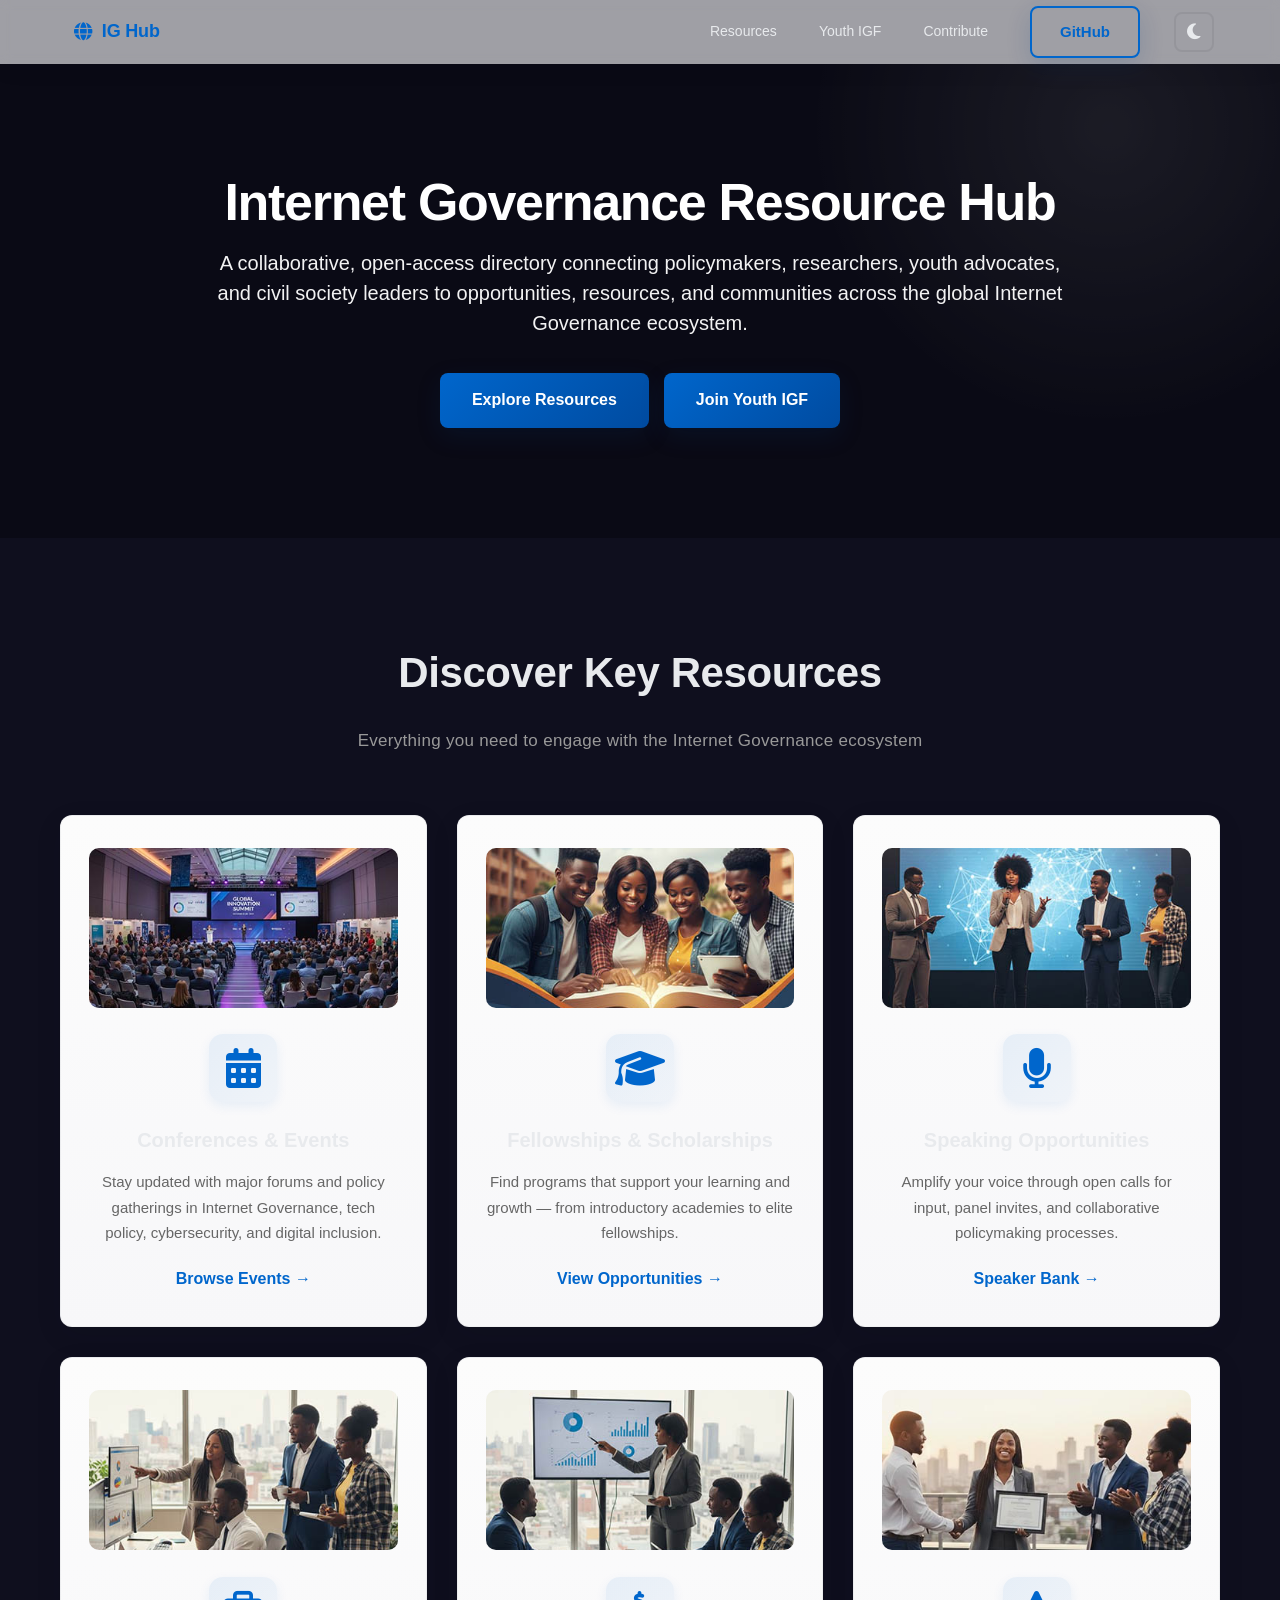
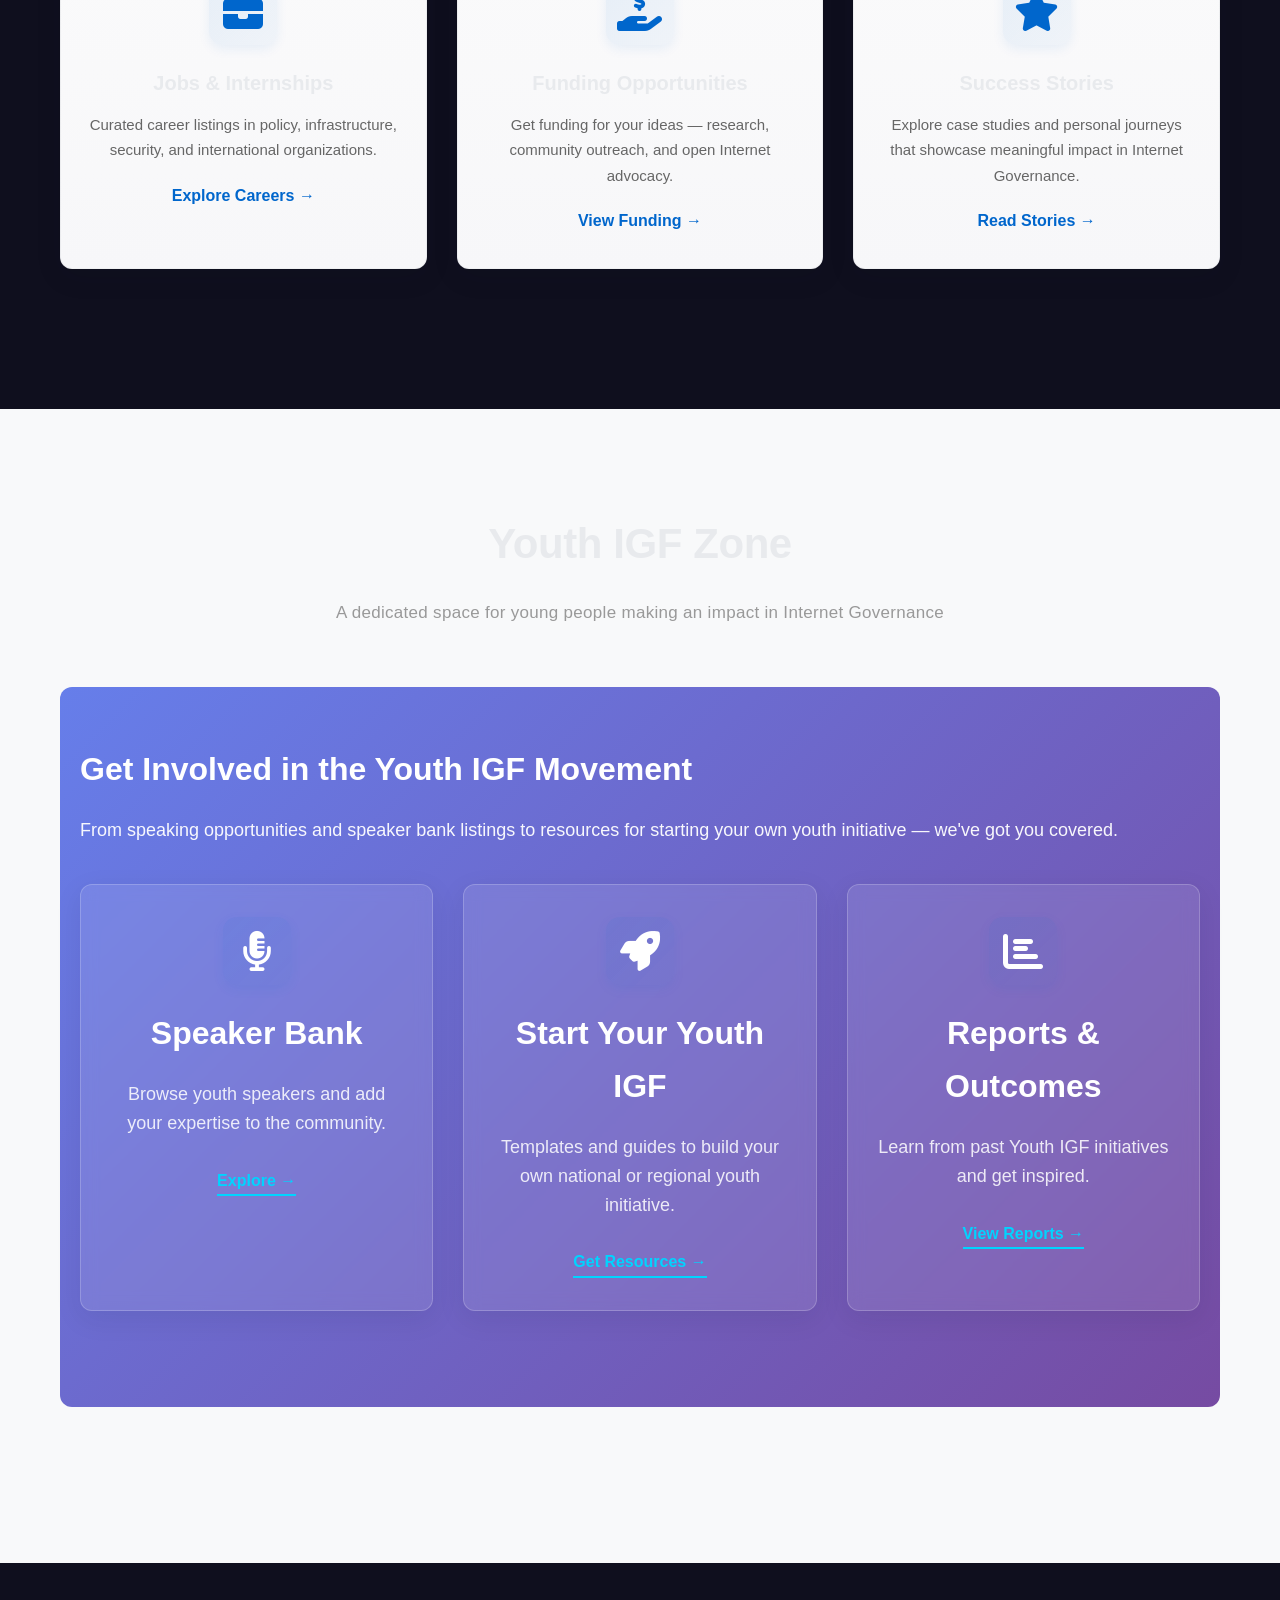
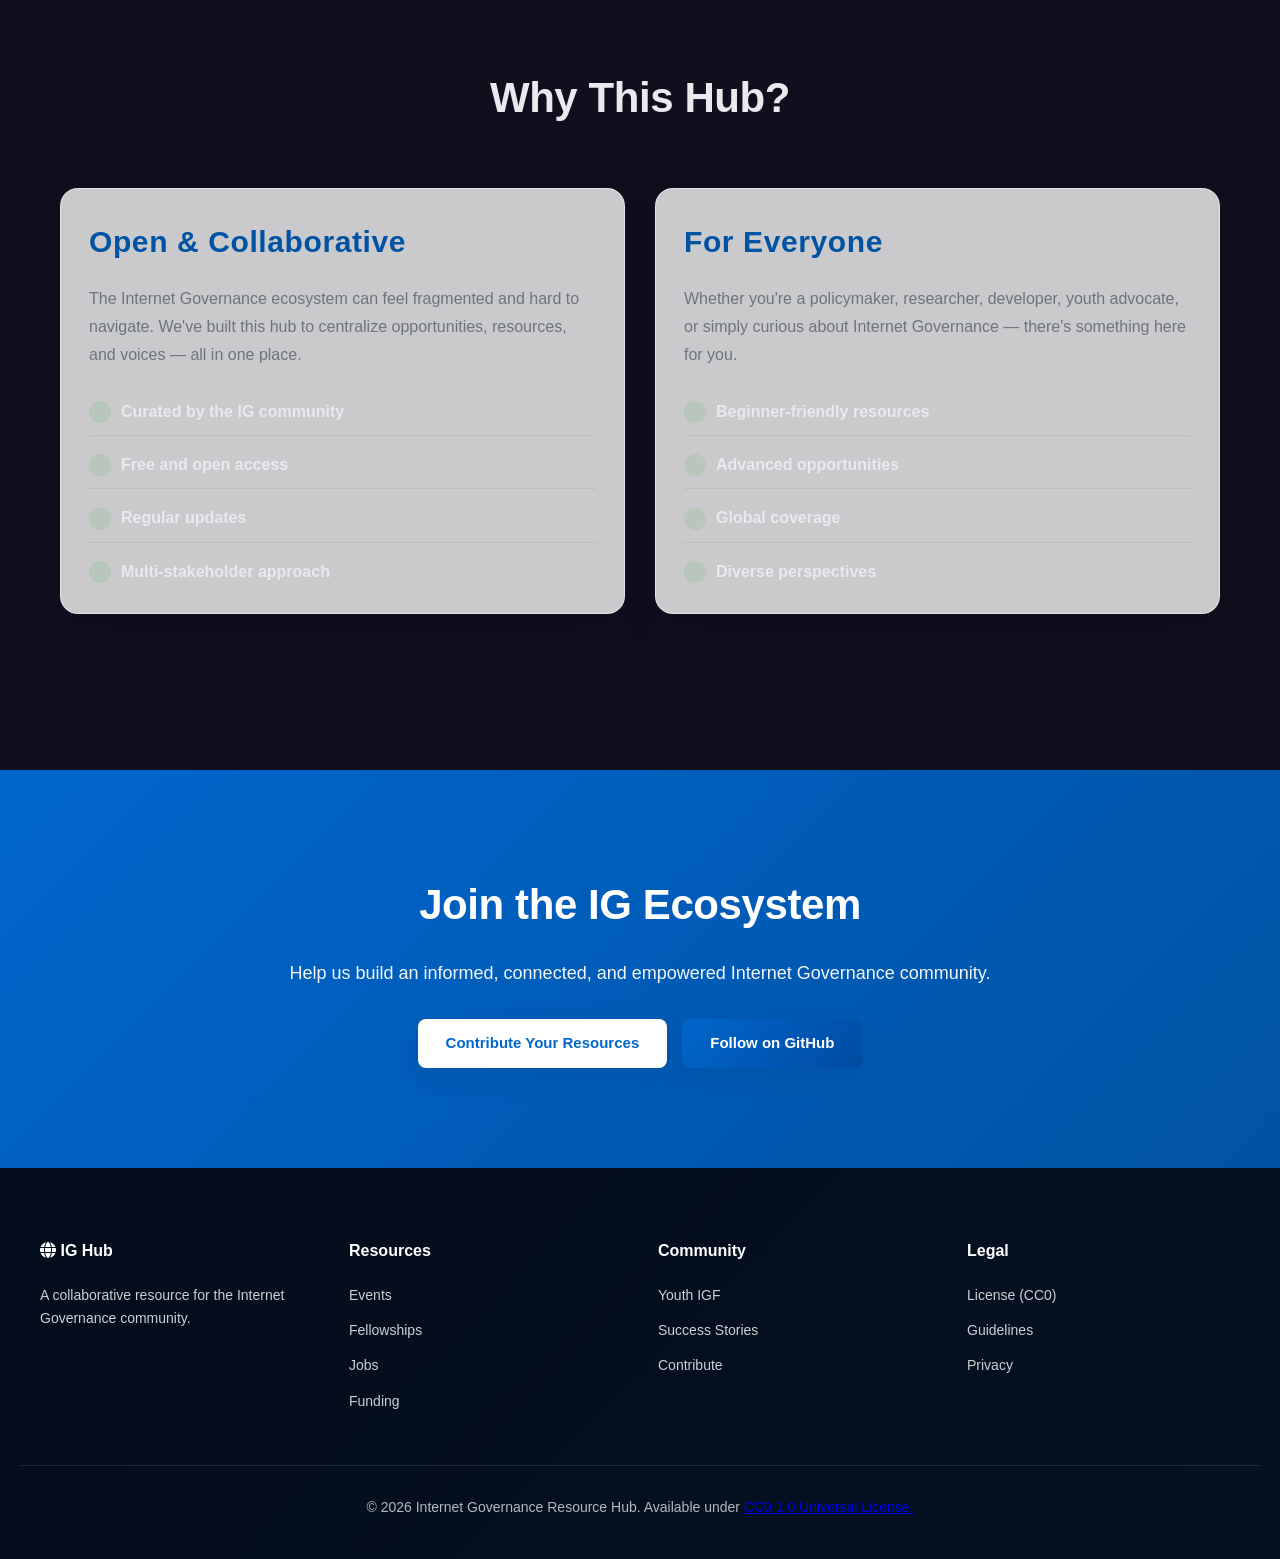
<file: index.html>
<!DOCTYPE html>
<html lang="en">
<head>
    <meta charset="UTF-8">
    <meta name="viewport" content="width=device-width, initial-scale=1.0">
    <title>Internet Governance Resource Hub</title>
    <link rel="stylesheet" href="https://cdnjs.cloudflare.com/ajax/libs/font-awesome/6.4.0/css/all.min.css">
    <link rel="stylesheet" href="css/styles.css">
</head>
<body>
    <!-- Navigation -->
    <nav>
        <div class="container">
            <a href="../index.html" class="logo"><i class="fas fa-globe"></i> IG Hub</a>
            <div class="nav-links">
                <a href="#sections">Resources</a>
                <a href="#youth">Youth IGF</a>
                <a href="contributing/contributing.html">Contribute</a>
                <a href="https://github.com/Botsyoelily/internetgovernance-resource-hub" class="cta-button secondary" target="_blank" >GitHub</a>
                <button id="theme-toggle" class="theme-toggle" title="Toggle light/dark mode" aria-label="Toggle theme">
                    <i class="fas fa-moon"></i>
                </button>
            </div>
        </div>
    </nav>

    <!-- Hero Section -->
    <section class="hero" style="background-image:url('https://images.unsplash.com/photo-1504384308090-c894fdcc538d?w=1400&h=800&fit=crop'); background-size:cover; background-position:center;">
        <div class="container">
            <h1>Internet Governance Resource Hub</h1>
            <p>A collaborative, open-access directory connecting policymakers, researchers, youth advocates, and civil society leaders to opportunities, resources, and communities across the global Internet Governance ecosystem.</p>
            <div class="hero-buttons">
                <a href="#sections" class="cta-button">Explore Resources</a>
                <a href="#youth" class="cta-button">Join Youth IGF</a>
            </div>
        </div>
    </section>

    <!-- Resources Section -->
    <section id="sections">
        <div class="container">
            <h2>Discover Key Resources</h2>
            <p class="section-subtitle">Everything you need to engage with the Internet Governance ecosystem</p>
            <div class="cards-grid">
                <div class="card">
                    <img src="src/img/conference.jpg" alt="Conferences" class="card-image" onerror="this.classList.add('hidden')">
                    <div class="card-icon"><i class="fas fa-calendar-days"></i></div>
                    <h3>Conferences & Events</h3>
                    <p>Stay updated with major forums and policy gatherings in Internet Governance, tech policy, cybersecurity, and digital inclusion.</p>
                    <a href="conferences-events/conferences-events.html">Browse Events →</a>
                </div>

                <div class="card">
                    <img src="src/img/scholarships.jpg" alt="Scholarships" class="card-image" onerror="this.classList.add('hidden')">
                    <div class="card-icon"><i class="fas fa-graduation-cap"></i></div>
                    <h3>Fellowships & Scholarships</h3>
                    <p>Find programs that support your learning and growth — from introductory academies to elite fellowships.</p>
                    <a href="fellowships-scholarships/fellowships-scholarships.html">View Opportunities →</a>
                </div>

                <div class="card">
                    <img src="src/img/speaking.jpg" alt="Speaking" class="card-image" onerror="this.classList.add('hidden')">
                    <div class="card-icon"><i class="fas fa-microphone"></i></div>
                    <h3>Speaking Opportunities</h3>
                    <p>Amplify your voice through open calls for input, panel invites, and collaborative policymaking processes.</p>
                    <a href="youth-igf/speaker-bank/speaker-bank.html">Speaker Bank →</a>
                </div>

                <div class="card">
                    <img src="src/img/jobs.jpg" alt="Jobs" class="card-image" onerror="this.classList.add('hidden')">
                    <div class="card-icon"><i class="fas fa-briefcase"></i></div>
                    <h3>Jobs & Internships</h3>
                    <p>Curated career listings in policy, infrastructure, security, and international organizations.</p>
                    <a href="jobs-internships/jobs-internships.html">Explore Careers →</a>
                </div>

                <div class="card">
                    <img src="src/img/funding.jpg" alt="Funding" class="card-image" onerror="this.classList.add('hidden')">
                    <div class="card-icon"><i class="fas fa-hand-holding-dollar"></i></div>
                    <h3>Funding Opportunities</h3>
                    <p>Get funding for your ideas — research, community outreach, and open Internet advocacy.</p>
                    <a href="funding/funding.html">View Funding →</a>
                </div>

                <div class="card">
                    <img src="src/img/success-stories.jpg" alt="Success Stories" class="card-image" onerror="this.classList.add('hidden')">
                    <div class="card-icon"><i class="fas fa-star"></i></div>
                    <h3>Success Stories</h3>
                    <p>Explore case studies and personal journeys that showcase meaningful impact in Internet Governance.</p>
                    <a href="success-stories/success-stories.html">Read Stories →</a>
                </div>
            </div>
        </div>
    </section>

    <!-- Youth IGF Section -->
    <section id="youth" class="section-alt">
        <div class="container">
            <h2>Youth IGF Zone</h2>
            <p class="section-subtitle">A dedicated space for young people making an impact in Internet Governance</p>
            
            <div class="youth-section">
                <h3>Get Involved in the Youth IGF Movement</h3>
                <p>From speaking opportunities and speaker bank listings to resources for starting your own youth initiative — we've got you covered.</p>
                <div class="cards-grid" style="margin-top: 40px;">
                    <div class="card" style="background: rgba(255,255,255,0.1); border: 1px solid rgba(255,255,255,0.2); color: white;">
                        <div class="card-icon"><i class="fas fa-microphone-lines" style="color: white;"></i></div>
                        <h3 style="color: white;">Speaker Bank</h3>
                        <p style="color: rgba(255,255,255,0.9);">Browse youth speakers and add your expertise to the community.</p>
                        <a href="youth-igf/speaker-bank/speaker-bank.html" style="color: #00d4ff; border-bottom-color: #00d4ff;">Explore →</a>
                    </div>

                    <div class="card" style="background: rgba(255,255,255,0.1); border: 1px solid rgba(255,255,255,0.2); color: white;">
                        <div class="card-icon"><i class="fas fa-rocket" style="color: white;"></i></div>
                        <h3 style="color: white;">Start Your Youth IGF</h3>
                        <p style="color: rgba(255,255,255,0.9);">Templates and guides to build your own national or regional youth initiative.</p>
                        <a href="#" style="color: #00d4ff; border-bottom-color: #00d4ff;">Get Resources →</a>
                    </div>

                    <div class="card" style="background: rgba(255,255,255,0.1); border: 1px solid rgba(255,255,255,0.2); color: white;">
                        <div class="card-icon"><i class="fas fa-chart-bar" style="color: white;"></i></div>
                        <h3 style="color: white;">Reports & Outcomes</h3>
                        <p style="color: rgba(255,255,255,0.9);">Learn from past Youth IGF initiatives and get inspired.</p>
                        <a href="#" style="color: #00d4ff; border-bottom-color: #00d4ff;">View Reports →</a>
                    </div>
                </div>
            </div>
        </div>
    </section>

    <!-- About Section -->
    <section>
        <div class="container">
            <h2>Why This Hub?</h2>
            <div class="features">
                <div class="feature-content">
                    <h3>Open & Collaborative</h3>
                    <p>The Internet Governance ecosystem can feel fragmented and hard to navigate. We've built this hub to centralize opportunities, resources, and voices — all in one place.</p>
                    <ul class="feature-list">
                        <li><i class=\"fas fa-check\"></i>Curated by the IG community</li>
                        <li><i class=\"fas fa-check\"></i>Free and open access</li>
                        <li><i class=\"fas fa-check\"></i>Regular updates</li>
                        <li><i class=\"fas fa-check\"></i>Multi-stakeholder approach</li>
                    </ul>
                </div>
                <div class="feature-content">
                    <h3>For Everyone</h3>
                    <p>Whether you're a policymaker, researcher, developer, youth advocate, or simply curious about Internet Governance — there's something here for you.</p>
                    <ul class="feature-list">
                        <li><i class=\"fas fa-check\"></i>Beginner-friendly resources</li>
                        <li><i class=\"fas fa-check\"></i>Advanced opportunities</li>
                        <li><i class=\"fas fa-check\"></i>Global coverage</li>
                        <li><i class=\"fas fa-check\"></i>Diverse perspectives</li>
                    </ul>
                </div>
            </div>
        </div>
    </section>

    <!-- Call to Action Section -->
    <section class="cta-section">
        <div class="container">
            <h2>Join the IG Ecosystem</h2>
            <p>Help us build an informed, connected, and empowered Internet Governance community.</p>
            <div class="hero-buttons">
                <a href="contributing/contributing.html" class="cta-button" style="background: var(--white); color: var(--primary);">Contribute Your Resources</a>
                <a href="https://github.com" class="cta-button">Follow on GitHub</a>
            </div>
        </div>
    </section>

    <!-- Footer -->
    <footer>
        <div class="footer-content">
            <div class="footer-section">
                <h4><i class="fas fa-globe"></i> IG Hub</h4>
                <p style="color: rgba(255,255,255,0.8); font-size: 14px;">A collaborative resource for the Internet Governance community.</p>
            </div>
            <div class="footer-section">
                <h4>Resources</h4>
                <a href="conferences-events/conferences-events.html">Events</a>
                <a href="fellowships-scholarships/fellowships-scholarships.html">Fellowships</a>
                <a href="jobs-internships/jobs-internships.html">Jobs</a>
                <a href="funding/funding.html">Funding</a>
            </div>
            <div class="footer-section">
                <h4>Community</h4>
                <a href="youth-igf/">Youth IGF</a>
                <a href="success-stories/success-stories.html">Success Stories</a>
                <a href="contributing/contributing.html">Contribute</a>
            </div>
            <div class="footer-section">
                <h4>Legal</h4>
                <a href="LICENSE">License (CC0)</a>
                <a href="contributing/contributing.html">Guidelines</a>
                <a href="#">Privacy</a>
            </div>
        </div>
        <div class="footer-bottom">
            <p>&copy; 2026 Internet Governance Resource Hub. Available under <a href="../LICENSE">CC0 1.0 Universal License.</a></p>
        </div>
    </footer>

    <script src="js/theme-toggle.js"></script>
</body>
</html>
</file>
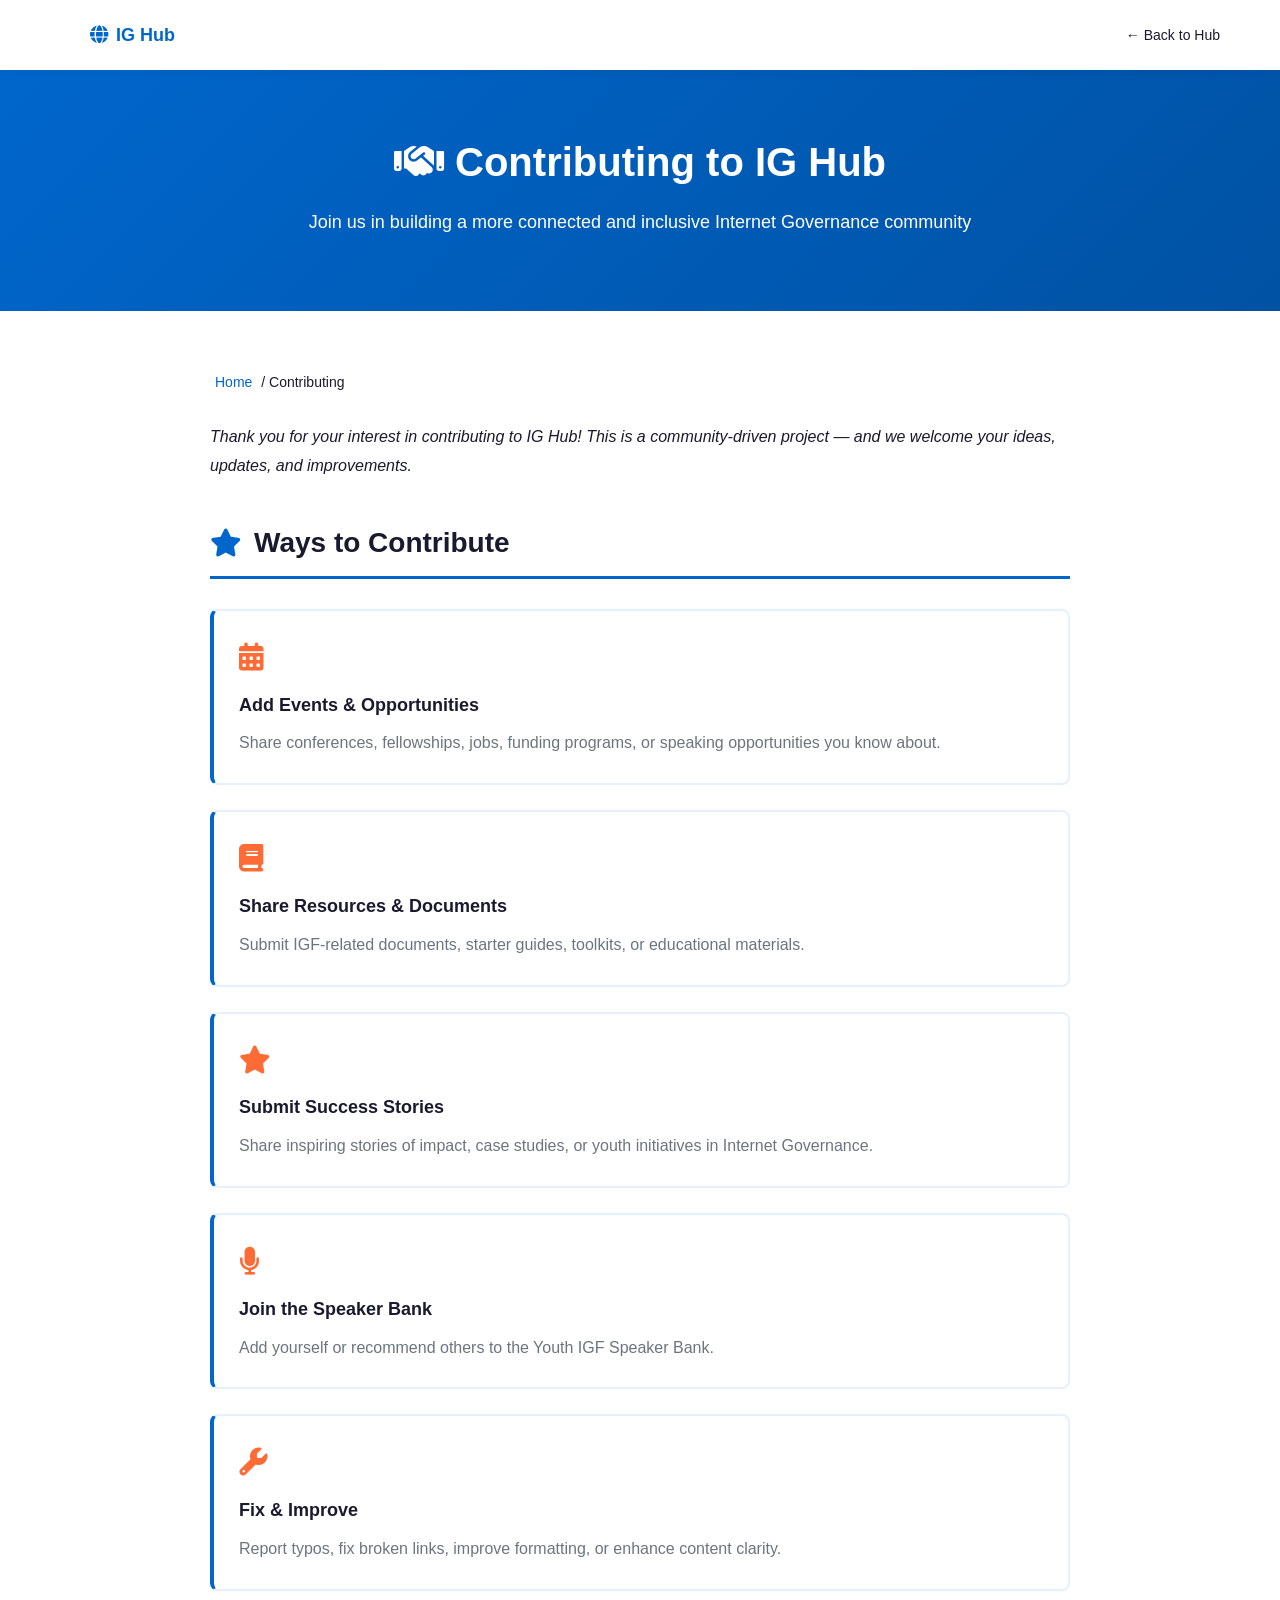
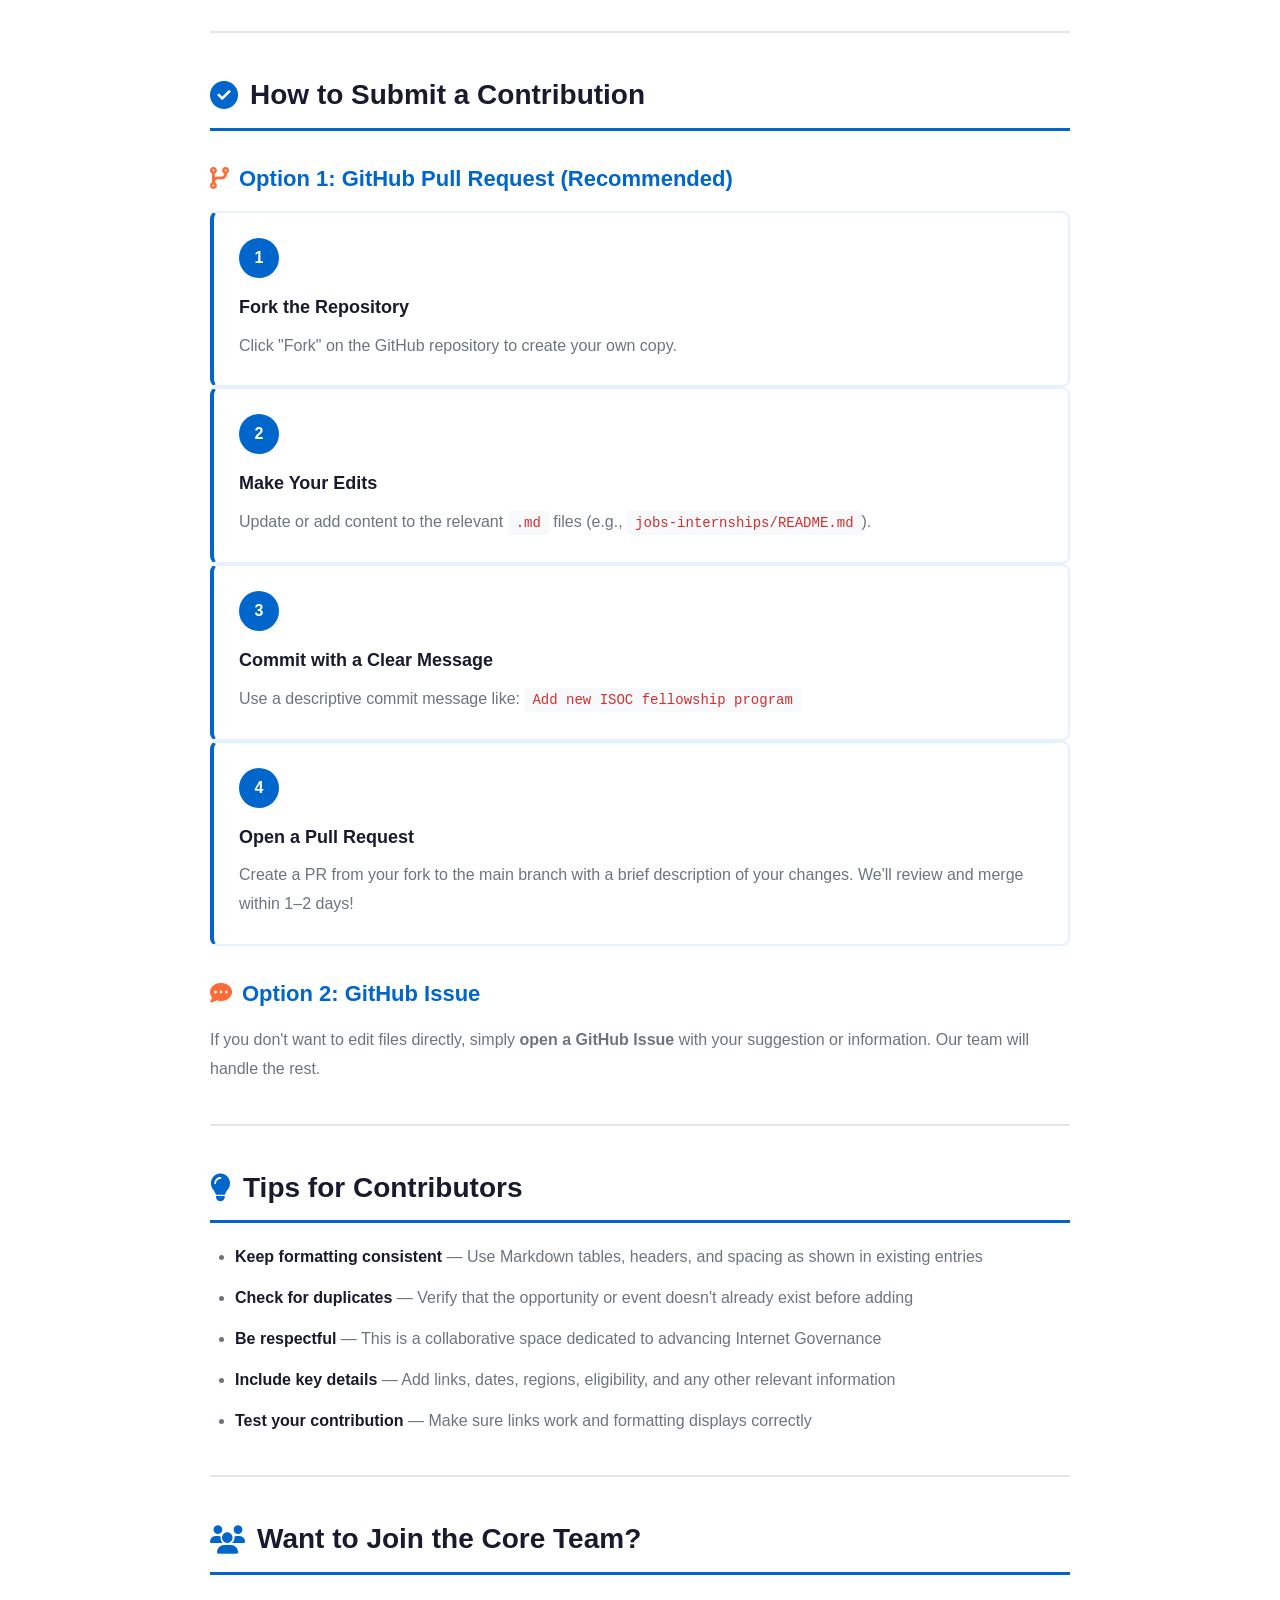
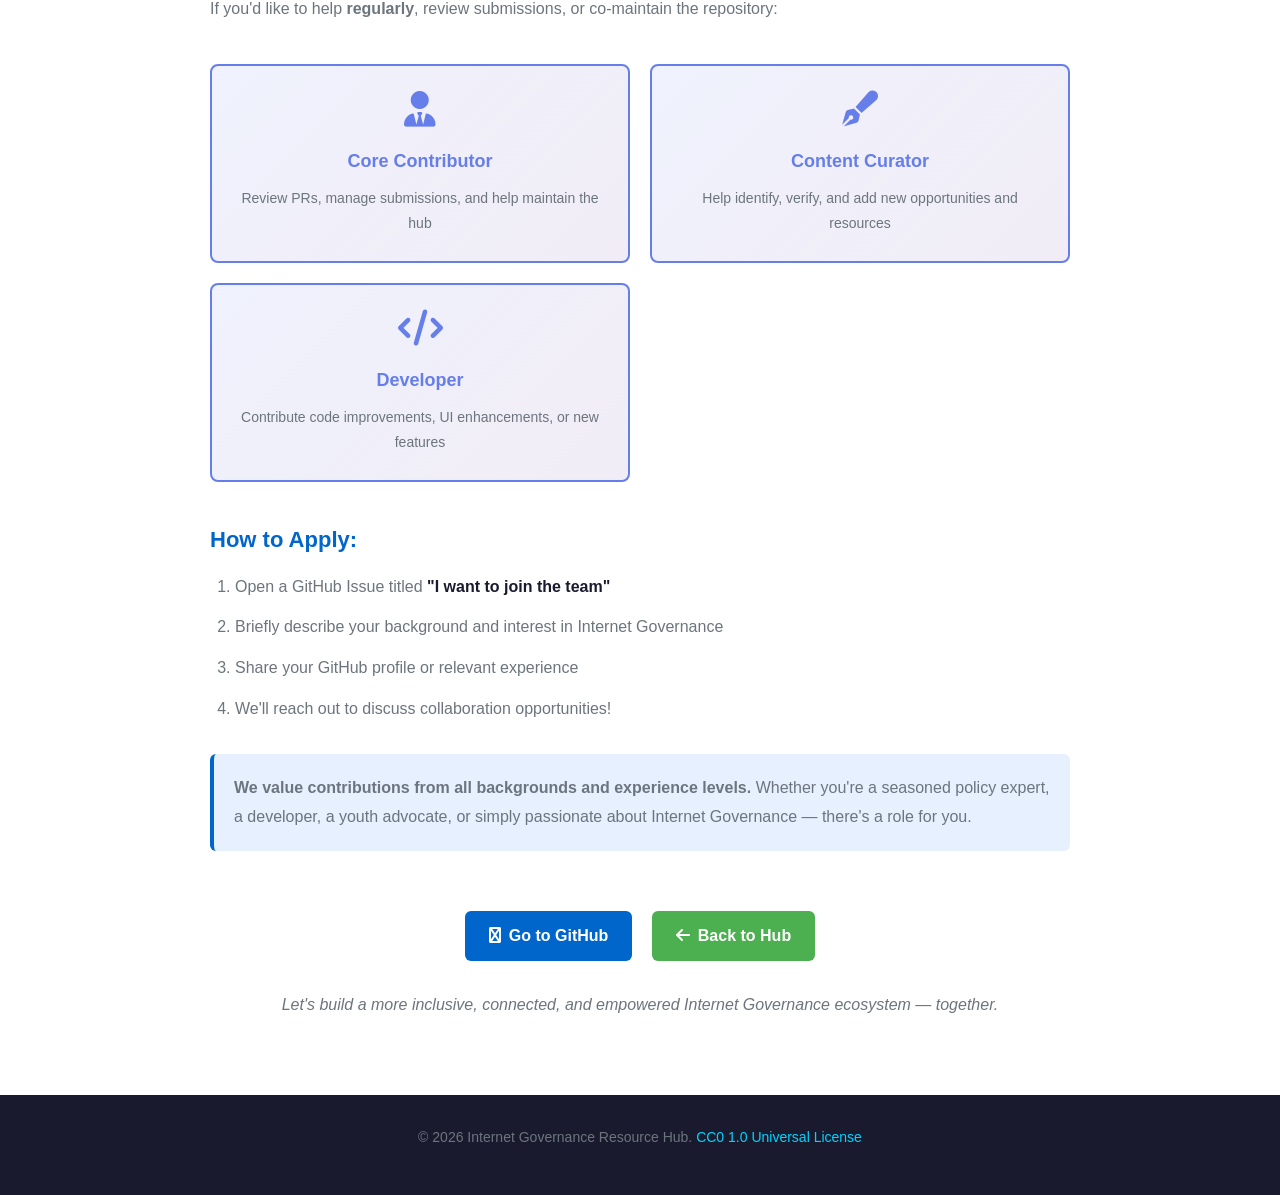
<file: contributing.html>
<!DOCTYPE html>
<html lang="en">
<head>
    <meta charset="UTF-8">
    <meta name="viewport" content="width=device-width, initial-scale=1.0">
    <title>Contributing - IG Hub</title>
    <link rel="stylesheet" href="https://cdnjs.cloudflare.com/ajax/libs/font-awesome/6.4.0/css/all.min.css">
    <style>
        * {
            margin: 0;
            padding: 0;
            box-sizing: border-box;
        }

        :root {
            --primary: #0066cc;
            --primary-dark: #0052a3;
            --primary-light: #e6f0ff;
            --secondary: #ff6b35;
            --accent: #00d4ff;
            --dark: #1a1a2e;
            --light: #f8f9fa;
            --gray: #6c757d;
            --white: #ffffff;
            --success: #4caf50;
        }

        body {
            font-family: 'Segoe UI', Tahoma, Geneva, Verdana, sans-serif;
            line-height: 1.6;
            color: var(--dark);
            background: var(--light);
        }

        /* Navigation */
        nav {
            background: var(--white);
            box-shadow: 0 2px 10px rgba(0, 0, 0, 0.05);
            position: sticky;
            top: 0;
            z-index: 100;
        }

        nav .container {
            max-width: 1200px;
            margin: 0 auto;
            padding: 0 20px;
            display: flex;
            justify-content: space-between;
            align-items: center;
            height: 70px;
        }

        .logo {
            font-size: 18px;
            font-weight: 700;
            color: var(--primary);
            text-decoration: none;
            display: flex;
            align-items: center;
            gap: 8px;
        }

        nav a {
            color: var(--dark);
            text-decoration: none;
            margin-left: 30px;
            transition: color 0.3s;
            font-size: 14px;
            font-weight: 500;
        }

        nav a:hover {
            color: var(--primary);
        }

        .container {
            max-width: 900px;
            margin: 0 auto;
            padding: 0 20px;
        }

        /* Header */
        header {
            background: linear-gradient(135deg, var(--primary) 0%, var(--primary-dark) 100%);
            color: var(--white);
            padding: 60px 20px;
            text-align: center;
        }

        header h1 {
            font-size: 40px;
            margin-bottom: 15px;
        }

        header p {
            font-size: 18px;
            opacity: 1;
            line-height: 1.5;
            color: white;
        }

        /* Main Content */
        main {
            padding: 60px 20px;
            background: var(--white);
            min-height: calc(100vh - 70px - 200px);
        }

        h2 {
            font-size: 28px;
            margin: 40px 0 20px;
            color: var(--dark);
            border-bottom: 3px solid var(--primary);
            padding-bottom: 10px;
            display: flex;
            align-items: center;
            gap: 12px;
        }

        h2 i {
            color: var(--primary);
        }

        h3 {
            font-size: 22px;
            margin: 30px 0 15px;
            color: var(--primary);
            display: flex;
            align-items: center;
            gap: 10px;
        }

        h3 i {
            color: var(--secondary);
        }

        h4 {
            font-size: 18px;
            margin: 20px 0 10px;
            color: var(--dark);
        }

        p {
            margin-bottom: 15px;
            color: var(--gray);
            line-height: 1.8;
        }

        /* Lists */
        ul, ol {
            margin-left: 25px;
            margin-bottom: 20px;
        }

        li {
            margin-bottom: 12px;
            color: var(--gray);
            line-height: 1.8;
        }

        li strong {
            color: var(--dark);
        }

        /* Code & Inline Elements */
        code {
            background: var(--light);
            padding: 4px 8px;
            border-radius: 3px;
            font-family: 'Courier New', monospace;
            font-size: 14px;
            color: #d32f2f;
        }

        /* Blockquote */
        blockquote {
            border-left: 4px solid var(--primary);
            padding-left: 20px;
            margin: 20px 0;
            color: var(--gray);
            font-style: italic;
            background: var(--light);
            padding: 15px 20px;
            border-radius: 4px;
        }

        /* Contribution Steps */
        .contribution-steps {
            display: grid;
            grid-template-columns: 1fr;
            gap: 25px;
            margin: 30px 0;
        }

        .step {
            background: var(--white);
            border: 2px solid var(--primary-light);
            border-radius: 8px;
            padding: 25px;
            transition: all 0.3s;
            border-left: 4px solid var(--primary);
        }

        .step:hover {
            box-shadow: 0 8px 20px rgba(0, 0, 0, 0.1);
            border-color: var(--primary);
        }

        .step-number {
            display: inline-block;
            width: 40px;
            height: 40px;
            background: var(--primary);
            color: var(--white);
            border-radius: 50%;
            text-align: center;
            line-height: 40px;
            font-weight: bold;
            margin-bottom: 15px;
        }

        .step h4 {
            margin: 0 0 10px 0;
            display: flex;
            align-items: center;
            gap: 10px;
        }

        .step p, .step ol {
            margin-bottom: 0;
        }

        .step ol {
            margin-left: 20px;
            margin-top: 10px;
        }

        .step li {
            margin-bottom: 8px;
        }

        /* CTA Cards */
        .cta-cards {
            display: grid;
            grid-template-columns: repeat(auto-fit, minmax(280px, 1fr));
            gap: 20px;
            margin: 40px 0;
        }

        .cta-card {
            background: linear-gradient(135deg, rgba(102, 126, 234, 0.1) 0%, rgba(118, 75, 162, 0.1) 100%);
            border: 2px solid #667eea;
            border-radius: 8px;
            padding: 25px;
            text-align: center;
            transition: all 0.3s;
        }

        .cta-card:hover {
            transform: translateY(-5px);
            box-shadow: 0 10px 25px rgba(102, 126, 234, 0.2);
            border-color: #764ba2;
        }

        .cta-card i {
            font-size: 36px;
            color: #667eea;
            margin-bottom: 15px;
            display: block;
        }

        .cta-card h4 {
            color: #667eea;
            margin-bottom: 10px;
        }

        .cta-card p {
            font-size: 14px;
            margin-bottom: 0;
        }

        /* CTA Button */
        .cta-button {
            display: inline-block;
            background: var(--primary);
            color: var(--white);
            padding: 12px 24px;
            border-radius: 6px;
            text-decoration: none;
            transition: all 0.3s;
            margin-top: 20px;
            border: none;
            cursor: pointer;
            font-weight: 600;
        }

        .cta-button:hover {
            background: var(--primary-dark);
            transform: translateY(-2px);
        }

        .cta-button.secondary {
            background: var(--success);
        }

        .cta-button.secondary:hover {
            background: #388e3c;
        }

        /* Horizontal Rule */
        hr {
            border: none;
            border-top: 2px solid rgba(0, 0, 0, 0.1);
            margin: 40px 0;
        }

        /* Footer */
        footer {
            background: var(--dark);
            color: var(--white);
            text-align: center;
            padding: 30px 20px;
            font-size: 14px;
        }

        footer a {
            color: var(--accent);
            text-decoration: none;
        }

        /* Responsive */
        @media (max-width: 768px) {
            header h1 {
                font-size: 28px;
            }

            h2 {
                font-size: 22px;
            }

            h3 {
                font-size: 18px;
            }

            .cta-cards {
                grid-template-columns: 1fr;
            }
        }

        .breadcrumb {
            margin-bottom: 30px;
            font-size: 14px;
        }

        .breadcrumb a {
            color: var(--primary);
            text-decoration: none;
            margin: 0 5px;
        }

        .breadcrumb a:hover {
            text-decoration: underline;
        }
    </style>
</head>
<body>
    <nav>
        <div class="container" style="max-width: 1200px;">
            <a href="./index.html" class="logo"><i class="fas fa-globe"></i> IG Hub</a>
            <a href="./index.html">← Back to Hub</a>
        </div>
    </nav>

    <header>
        <div class="container">
            <h1><i class="fas fa-handshake"></i> Contributing to IG Hub</h1>
            <p>Join us in building a more connected and inclusive Internet Governance community</p>
        </div>
    </header>

    <main>
        <div class="container">
            <div class="breadcrumb">
                <a href="./index.html">Home</a> / Contributing
            </div>

            <p style="font-size: 16px; margin-bottom: 30px; font-style: italic; color: var(--dark);">
                Thank you for your interest in contributing to IG Hub! This is a community-driven project — and we welcome your ideas, updates, and improvements.
            </p>

            <h2><i class="fas fa-star"></i> Ways to Contribute</h2>
            <div class="contribution-steps">
                <div class="step">
                    <div style="color: var(--secondary); font-size: 28px; margin-bottom: 10px;">
                        <i class="fas fa-calendar-days"></i>
                    </div>
                    <h4>Add Events & Opportunities</h4>
                    <p>Share conferences, fellowships, jobs, funding programs, or speaking opportunities you know about.</p>
                </div>

                <div class="step">
                    <div style="color: var(--secondary); font-size: 28px; margin-bottom: 10px;">
                        <i class="fas fa-book"></i>
                    </div>
                    <h4>Share Resources & Documents</h4>
                    <p>Submit IGF-related documents, starter guides, toolkits, or educational materials.</p>
                </div>

                <div class="step">
                    <div style="color: var(--secondary); font-size: 28px; margin-bottom: 10px;">
                        <i class="fas fa-star"></i>
                    </div>
                    <h4>Submit Success Stories</h4>
                    <p>Share inspiring stories of impact, case studies, or youth initiatives in Internet Governance.</p>
                </div>

                <div class="step">
                    <div style="color: var(--secondary); font-size: 28px; margin-bottom: 10px;">
                        <i class="fas fa-microphone"></i>
                    </div>
                    <h4>Join the Speaker Bank</h4>
                    <p>Add yourself or recommend others to the Youth IGF Speaker Bank.</p>
                </div>

                <div class="step">
                    <div style="color: var(--secondary); font-size: 28px; margin-bottom: 10px;">
                        <i class="fas fa-wrench"></i>
                    </div>
                    <h4>Fix & Improve</h4>
                    <p>Report typos, fix broken links, improve formatting, or enhance content clarity.</p>
                </div>
            </div>

            <hr>

            <h2><i class="fas fa-check-circle"></i> How to Submit a Contribution</h2>

            <h3><i class="fas fa-code-branch"></i> Option 1: GitHub Pull Request (Recommended)</h3>
            <div class="step">
                <div class="step-number">1</div>
                <h4>Fork the Repository</h4>
                <p>Click "Fork" on the GitHub repository to create your own copy.</p>
            </div>

            <div class="step">
                <div class="step-number">2</div>
                <h4>Make Your Edits</h4>
                <p>Update or add content to the relevant <code>.md</code> files (e.g., <code>jobs-internships/README.md</code>).</p>
            </div>

            <div class="step">
                <div class="step-number">3</div>
                <h4>Commit with a Clear Message</h4>
                <p>Use a descriptive commit message like: <code>Add new ISOC fellowship program</code></p>
            </div>

            <div class="step">
                <div class="step-number">4</div>
                <h4>Open a Pull Request</h4>
                <p>Create a PR from your fork to the main branch with a brief description of your changes. We'll review and merge within 1–2 days!</p>
            </div>

            <h3><i class="fas fa-comment-dots"></i> Option 2: GitHub Issue</h3>
            <p>If you don't want to edit files directly, simply <strong>open a GitHub Issue</strong> with your suggestion or information. Our team will handle the rest.</p>

            <hr>

            <h2><i class="fas fa-lightbulb"></i> Tips for Contributors</h2>
            <ul>
                <li><strong>Keep formatting consistent</strong> — Use Markdown tables, headers, and spacing as shown in existing entries</li>
                <li><strong>Check for duplicates</strong> — Verify that the opportunity or event doesn't already exist before adding</li>
                <li><strong>Be respectful</strong> — This is a collaborative space dedicated to advancing Internet Governance</li>
                <li><strong>Include key details</strong> — Add links, dates, regions, eligibility, and any other relevant information</li>
                <li><strong>Test your contribution</strong> — Make sure links work and formatting displays correctly</li>
            </ul>

            <hr>

            <h2><i class="fas fa-users"></i> Want to Join the Core Team?</h2>
            <p style="margin-bottom: 25px;">
                If you'd like to help <strong>regularly</strong>, review submissions, or co-maintain the repository:
            </p>

            <div class="cta-cards">
                <div class="cta-card">
                    <i class="fas fa-user-tie"></i>
                    <h4>Core Contributor</h4>
                    <p>Review PRs, manage submissions, and help maintain the hub</p>
                </div>

                <div class="cta-card">
                    <i class="fas fa-pen-fancy"></i>
                    <h4>Content Curator</h4>
                    <p>Help identify, verify, and add new opportunities and resources</p>
                </div>

                <div class="cta-card">
                    <i class="fas fa-code"></i>
                    <h4>Developer</h4>
                    <p>Contribute code improvements, UI enhancements, or new features</p>
                </div>
            </div>

            <h3 style="margin-top: 40px;">How to Apply:</h3>
            <ol>
                <li>Open a GitHub Issue titled <strong>"I want to join the team"</strong></li>
                <li>Briefly describe your background and interest in Internet Governance</li>
                <li>Share your GitHub profile or relevant experience</li>
                <li>We'll reach out to discuss collaboration opportunities!</li>
            </ol>

            <p style="margin-top: 30px; padding: 20px; background: var(--primary-light); border-radius: 6px; border-left: 4px solid var(--primary);">
                <strong>We value contributions from all backgrounds and experience levels.</strong> Whether you're a seasoned policy expert, a developer, a youth advocate, or simply passionate about Internet Governance — there's a role for you.
            </p>

            <div style="text-align: center; margin-top: 40px;">
                <a href="https://github.com" class="cta-button"><i class="fas fa-github" style="margin-right: 8px;"></i>Go to GitHub</a>
                <a href="./index.html" class="cta-button secondary" style="margin-left: 15px;"><i class="fas fa-arrow-left" style="margin-right: 8px;"></i>Back to Hub</a>
            </div>

            <p style="text-align: center; margin-top: 30px; font-style: italic; color: var(--gray);">
                Let's build a more inclusive, connected, and empowered Internet Governance ecosystem — together.
            </p>
        </div>
    </main>

    <footer>
        <p>&copy; 2026 Internet Governance Resource Hub. <a href="LICENSE">CC0 1.0 Universal License</a></p>
    </footer>
</body>
</html>
</file>
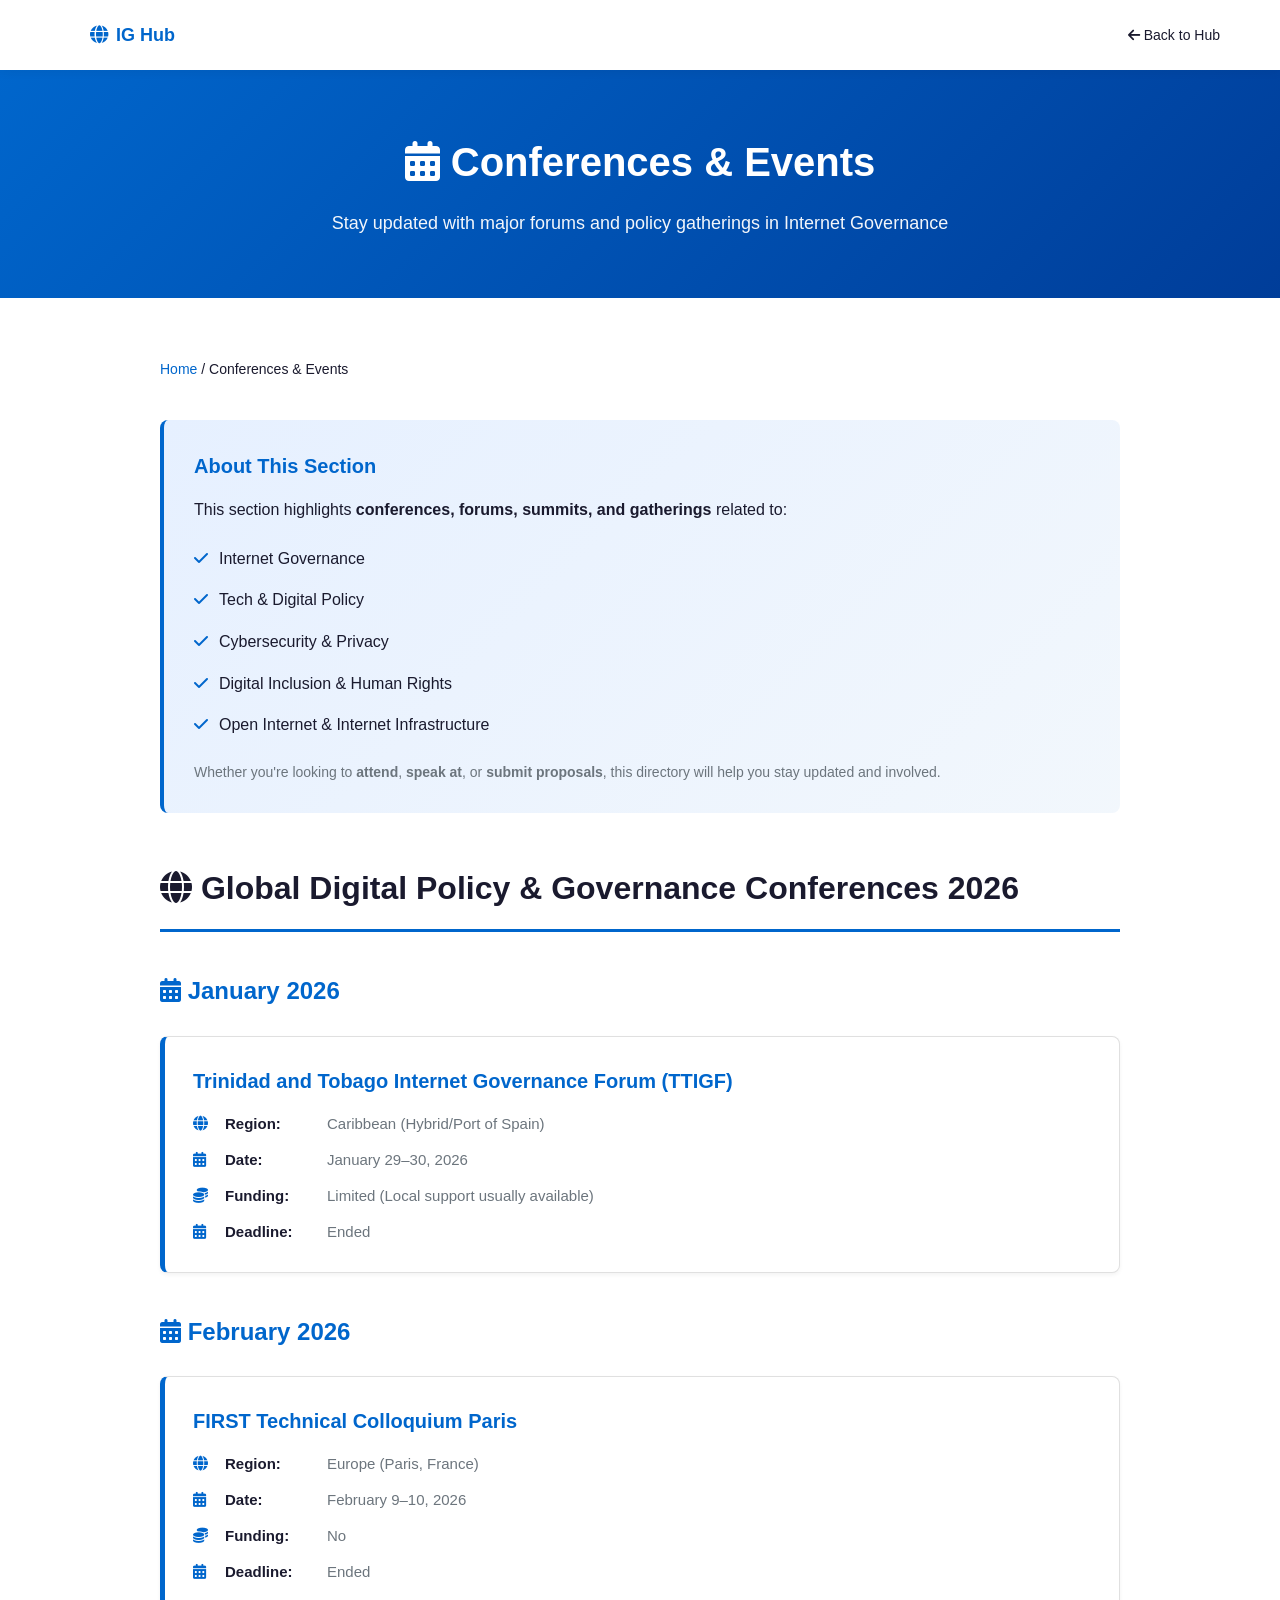
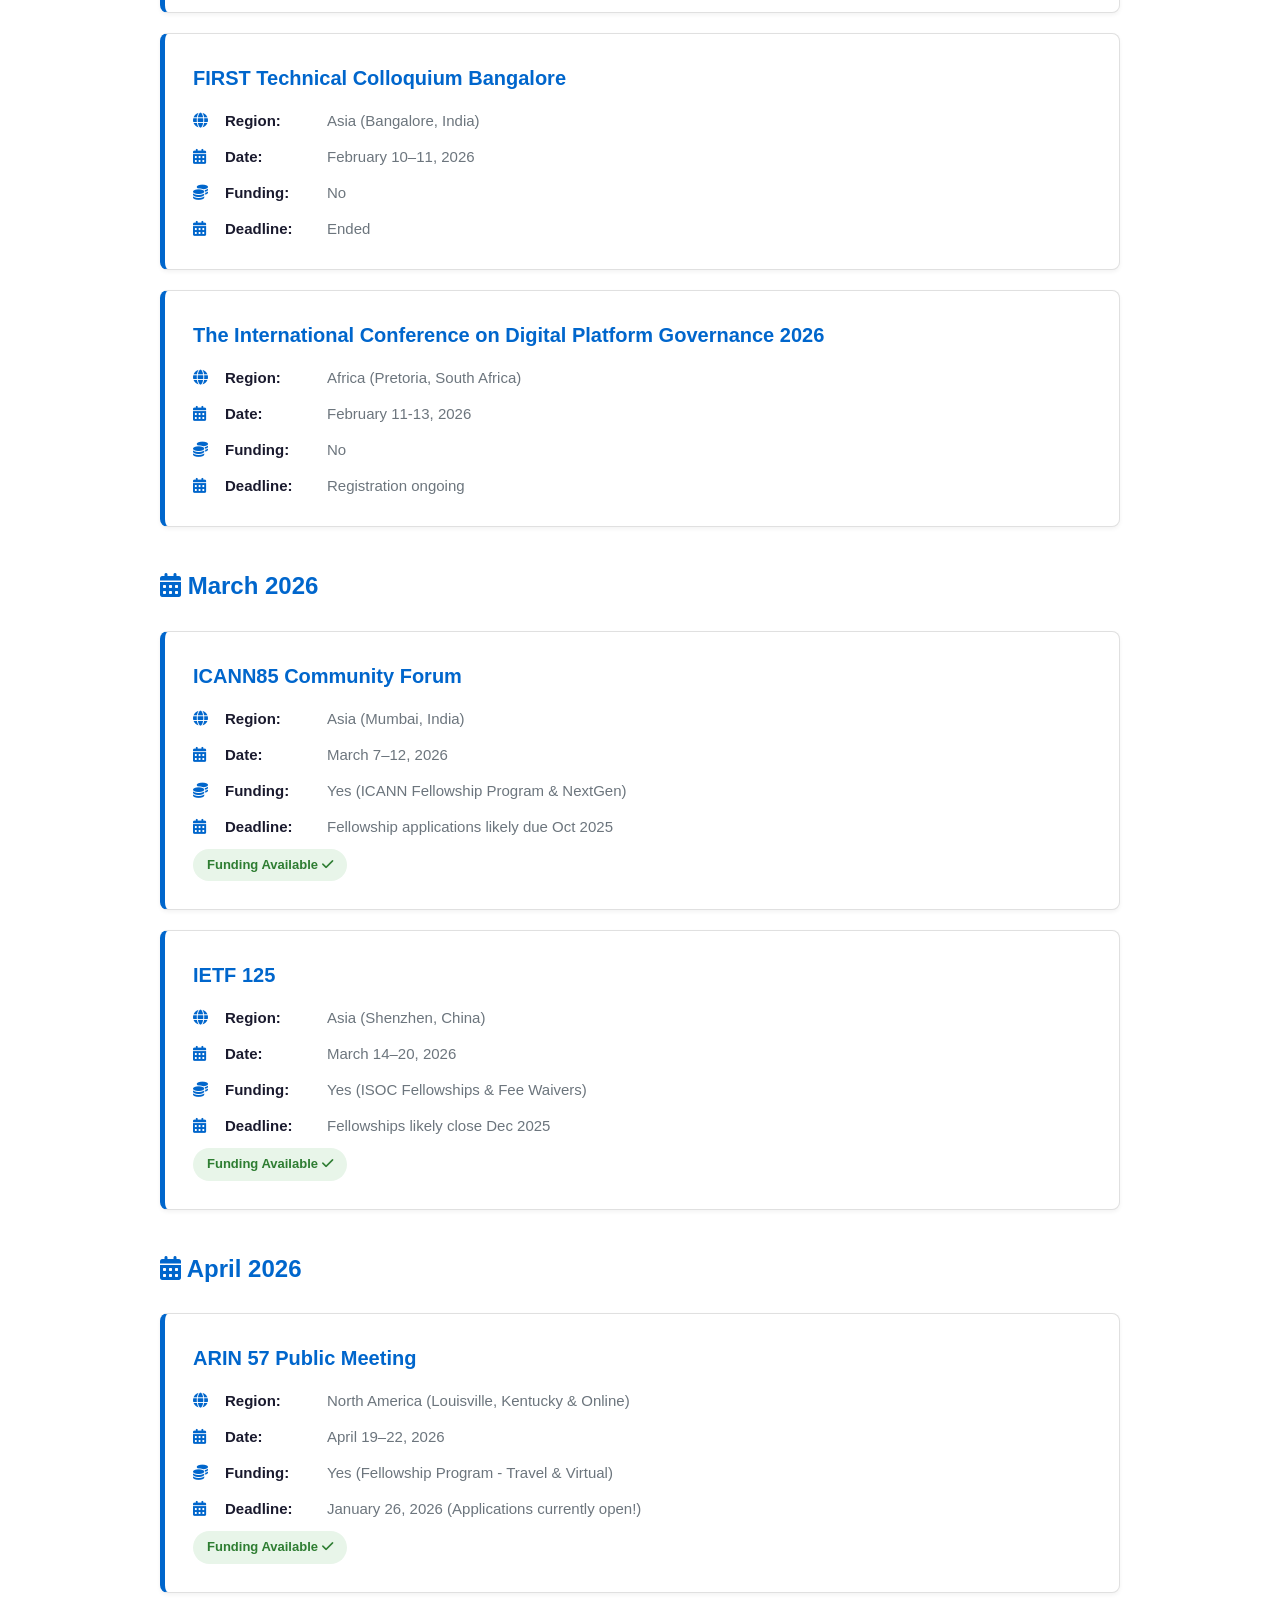
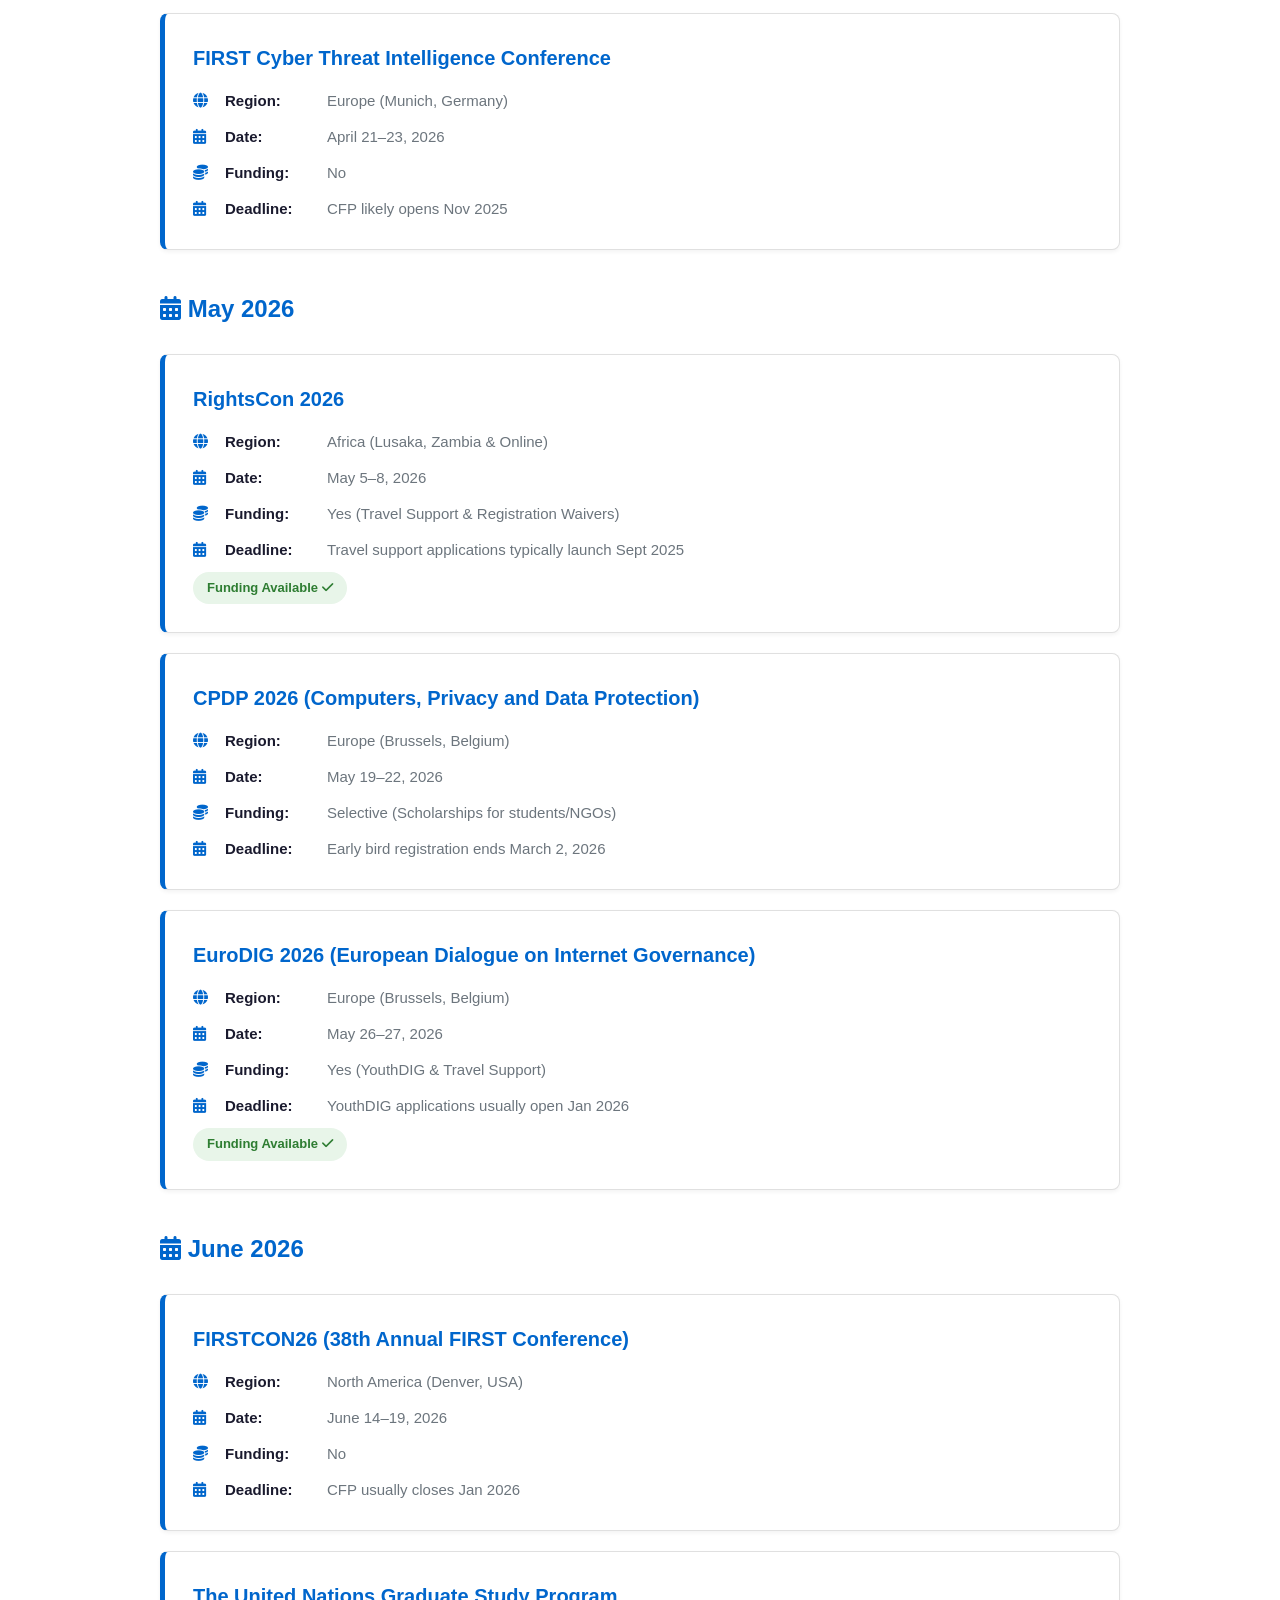
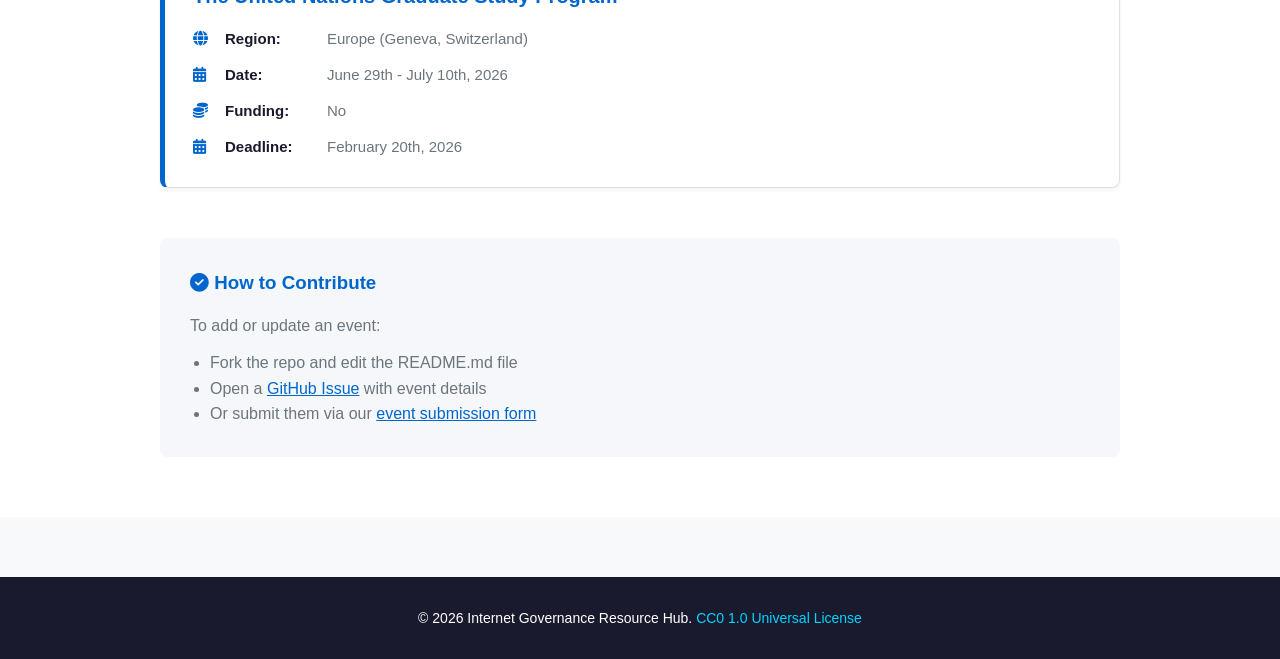
<file: conferences-events/conferences-events.html>
<!DOCTYPE html>
<html lang="en">
<head>
    <meta charset="UTF-8">
    <meta name="viewport" content="width=device-width, initial-scale=1.0">
    <title>Conferences & Events - IG Hub</title>
    <link rel="stylesheet" href="https://cdnjs.cloudflare.com/ajax/libs/font-awesome/6.4.0/css/all.min.css">
    <style>
        * {
            margin: 0;
            padding: 0;
            box-sizing: border-box;
        }

        :root {
            --primary: #0066cc;
            --primary-dark: #0052a3;
            --primary-light: #e6f0ff;
            --secondary: #ff6b35;
            --accent: #00d4ff;
            --dark: #1a1a2e;
            --light: #f8f9fa;
            --gray: #6c757d;
            --white: #ffffff;
        }

        body {
            font-family: 'Segoe UI', Tahoma, Geneva, Verdana, sans-serif;
            line-height: 1.6;
            color: var(--dark);
            background: var(--light);
        }

        /* Navigation */
        nav {
            background: var(--white);
            box-shadow: 0 2px 10px rgba(0, 0, 0, 0.05);
            position: sticky;
            top: 0;
            z-index: 100;
        }

        nav .container {
            max-width: 1200px;
            margin: 0 auto;
            padding: 0 20px;
            display: flex;
            justify-content: space-between;
            align-items: center;
            height: 70px;
        }

        .logo {
            font-size: 18px;
            font-weight: 700;
            color: var(--primary);
            text-decoration: none;
            display: flex;
            align-items: center;
            gap: 8px;
        }

        nav a {
            color: var(--dark);
            text-decoration: none;
            margin-left: 30px;
            transition: color 0.3s;
            font-size: 14px;
            font-weight: 500;
        }

        nav a:hover {
            color: var(--primary);
        }

        .container {
            max-width: 1000px;
            margin: 0 auto;
            padding: 0 20px;
        }

        /* Header */
        header {
            background: linear-gradient(135deg, var(--primary) 0%, #003d99 100%);
            color: var(--white);
            padding: 60px 20px;
            text-align: center;
        }

        header h1 {
            font-size: 40px;
            margin-bottom: 15px;
            font-weight: 700;
        }

        header p {
            font-size: 18px;
            opacity: 0.95;
            line-height: 1.6;
        }

        /* Main Content */
        main {
            padding: 60px 20px;
            background: var(--white);
            min-height: calc(100vh - 70px - 200px);
        }

        .breadcrumb {
            margin-bottom: 40px;
            font-size: 14px;
        }

        .breadcrumb a {
            color: var(--primary);
            text-decoration: none;
        }

        .breadcrumb a:hover {
            text-decoration: underline;
        }

        h2 {
            font-size: 32px;
            margin: 50px 0 30px;
            color: var(--dark);
            border-bottom: 3px solid var(--primary);
            padding-bottom: 15px;
            font-weight: 700;
        }

        h2:first-child {
            margin-top: 0;
        }

        .intro-section {
            background: linear-gradient(135deg, var(--primary-light) 0%, rgba(0, 102, 204, 0.05) 100%);
            padding: 30px;
            border-radius: 8px;
            margin-bottom: 40px;
            border-left: 4px solid var(--primary);
        }

        .intro-section h3 {
            color: var(--primary);
            margin-bottom: 15px;
            font-size: 20px;
        }

        .intro-section ul {
            list-style: none;
            margin-left: 0;
        }

        .intro-section li {
            padding: 8px 0;
            padding-left: 25px;
            position: relative;
        }

        .intro-section li:before {
            content: "\f00c";
            font-family: "Font Awesome 6 Free";
            font-weight: 900;
            position: absolute;
            left: 0;
            color: var(--primary);
        }

        /* Event Card */
        .event-card {
            background: var(--white);
            border: 1px solid #e0e0e0;
            border-radius: 8px;
            padding: 28px;
            margin: 20px 0;
            transition: all 0.3s cubic-bezier(0.25, 0.46, 0.45, 0.94);
            border-left: 5px solid var(--primary);
            box-shadow: 0 2px 4px rgba(0, 0, 0, 0.05);
        }

        .event-card:hover {
            box-shadow: 0 8px 20px rgba(0, 0, 0, 0.12);
            transform: translateY(-2px);
        }

        .event-title {
            font-size: 20px;
            font-weight: 700;
            margin-bottom: 15px;
            color: var(--dark);
        }

        .event-title a {
            color: var(--primary);
            text-decoration: none;
            transition: color 0.3s;
        }

        .event-title a:hover {
            color: var(--primary-dark);
        }

        .event-details {
            display: grid;
            gap: 12px;
            font-size: 15px;
        }

        .detail-item {
            display: flex;
            align-items: flex-start;
            gap: 12px;
        }

        .detail-icon {
            color: var(--primary);
            min-width: 20px;
            font-weight: bold;
        }

        .detail-label {
            font-weight: 600;
            color: var(--dark);
            min-width: 90px;
        }

        .detail-text {
            color: var(--gray);
            flex: 1;
        }

        .funding-badge {
            display: inline-block;
            padding: 6px 14px;
            background: #e8f5e9;
            color: #2e7d32;
            border-radius: 20px;
            font-size: 13px;
            font-weight: 600;
            margin-top: 10px;
        }

        .funding-badge.no-funding {
            background: #fff3e0;
            color: #e65100;
        }

        /* Month Headers */
        .month-header {
            font-size: 24px;
            color: var(--primary);
            margin-top: 40px;
            margin-bottom: 25px;
            font-weight: 600;
        }

        /* Footer */
        footer {
            background: var(--dark);
            color: var(--white);
            text-align: center;
            padding: 30px 20px;
            font-size: 14px;
            margin-top: 60px;
        }

        footer a {
            color: var(--accent);
            text-decoration: none;
        }

        /* Responsive */
        @media (max-width: 768px) {
            header h1 {
                font-size: 28px;
            }

            h2 {
                font-size: 24px;
            }

            .event-card {
                padding: 20px;
            }

            .event-details {
                font-size: 14px;
            }
        }
    </style>
</head>
<body>
    <nav>
        <div class="container" style="max-width: 1200px;">
            <a href="../index.html" class="logo"><i class="fas fa-globe"></i> IG Hub</a>
            <a href="../index.html"><i class="fas fa-arrow-left" aria-hidden="true"></i> Back to Hub</a>
        </div>
    </nav>

    <header>
        <div class="container">
            <h1>📅 Conferences & Events</h1>
            <p>Stay updated with major forums and policy gatherings in Internet Governance</p>
        </div>
    </header>

    <main>
        <div class="container">
            <div class="breadcrumb">
                <a href="../index.html">Home</a> / Conferences & Events
            </div>

            <div class="intro-section">
                <h3>About This Section</h3>
                <p style="margin-bottom: 15px;">This section highlights <strong>conferences, forums, summits, and gatherings</strong> related to:</p>
                <ul>
                    <li>Internet Governance</li>
                    <li>Tech & Digital Policy</li>
                    <li>Cybersecurity & Privacy</li>
                    <li>Digital Inclusion & Human Rights</li>
                    <li>Open Internet & Internet Infrastructure</li>
                </ul>
                <p style="margin-top: 15px; font-size: 14px; color: var(--gray);">Whether you're looking to <strong>attend</strong>, <strong>speak at</strong>, or <strong>submit proposals</strong>, this directory will help you stay updated and involved.</p>
            </div>

            <h2>🌐 Global Digital Policy & Governance Conferences 2026</h2>

            <div class="month-header">🗓 January 2026</div>
            <div class="event-card">
                <div class="event-title"><a href="https://igf.tt/" target="_blank">Trinidad and Tobago Internet Governance Forum (TTIGF)</a></div>
                <div class="event-details">
                    <div class="detail-item">
                        <span class="detail-icon">🌍</span>
                        <span class="detail-label">Region:</span>
                        <span class="detail-text">Caribbean (Hybrid/Port of Spain)</span>
                    </div>
                    <div class="detail-item">
                        <span class="detail-icon">📅</span>
                        <span class="detail-label">Date:</span>
                        <span class="detail-text">January 29–30, 2026</span>
                    </div>
                    <div class="detail-item">
                        <span class="detail-icon">💰</span>
                        <span class="detail-label">Funding:</span>
                        <span class="detail-text">Limited (Local support usually available)</span>
                    </div>
                    <div class="detail-item">
                        <span class="detail-icon">🗓</span>
                        <span class="detail-label">Deadline:</span>
                        <span class="detail-text">Ended</span>
                    </div>
                </div>
            </div>

            <div class="month-header">🗓 February 2026</div>
            <div class="event-card">
                <div class="event-title"><a href="https://www.first.org/events/colloquia/paris2026/" target="_blank">FIRST Technical Colloquium Paris</a></div>
                <div class="event-details">
                    <div class="detail-item">
                        <span class="detail-icon">🌍</span>
                        <span class="detail-label">Region:</span>
                        <span class="detail-text">Europe (Paris, France)</span>
                    </div>
                    <div class="detail-item">
                        <span class="detail-icon">📅</span>
                        <span class="detail-label">Date:</span>
                        <span class="detail-text">February 9–10, 2026</span>
                    </div>
                    <div class="detail-item">
                        <span class="detail-icon">💰</span>
                        <span class="detail-label">Funding:</span>
                        <span class="detail-text">No</span>
                    </div>
                    <div class="detail-item">
                        <span class="detail-icon">🗓</span>
                        <span class="detail-label">Deadline:</span>
                        <span class="detail-text">Ended</span>
                    </div>
                </div>
            </div>

            <div class="event-card">
                <div class="event-title"><a href="https://www.first.org/events/colloquia/bangalore2026/" target="_blank">FIRST Technical Colloquium Bangalore</a></div>
                <div class="event-details">
                    <div class="detail-item">
                        <span class="detail-icon">🌍</span>
                        <span class="detail-label">Region:</span>
                        <span class="detail-text">Asia (Bangalore, India)</span>
                    </div>
                    <div class="detail-item">
                        <span class="detail-icon">📅</span>
                        <span class="detail-label">Date:</span>
                        <span class="detail-text">February 10–11, 2026</span>
                    </div>
                    <div class="detail-item">
                        <span class="detail-icon">💰</span>
                        <span class="detail-label">Funding:</span>
                        <span class="detail-text">No</span>
                    </div>
                    <div class="detail-item">
                        <span class="detail-icon">🗓</span>
                        <span class="detail-label">Deadline:</span>
                        <span class="detail-text">Ended</span>
                    </div>
                </div>
            </div>

            <div class="event-card">
                <div class="event-title"><a href="https://www.unesco.org/en/articles/international-conference-digital-platform-governance-2026" target="_blank">The International Conference on Digital Platform Governance 2026</a></div>
                <div class="event-details">
                    <div class="detail-item">
                        <span class="detail-icon">🌍</span>
                        <span class="detail-label">Region:</span>
                        <span class="detail-text">Africa (Pretoria, South Africa)</span>
                    </div>
                    <div class="detail-item">
                        <span class="detail-icon">📅</span>
                        <span class="detail-label">Date:</span>
                        <span class="detail-text">February 11-13, 2026</span>
                    </div>
                    <div class="detail-item">
                        <span class="detail-icon">💰</span>
                        <span class="detail-label">Funding:</span>
                        <span class="detail-text">No</span>
                    </div>
                    <div class="detail-item">
                        <span class="detail-icon">🗓</span>
                        <span class="detail-label">Deadline:</span>
                        <span class="detail-text">Registration ongoing</span>
                    </div>
                </div>
            </div>

            <div class="month-header">🗓 March 2026</div>
            <div class="event-card">
                <div class="event-title"><a href="https://meetings.icann.org/en/meetings/icann85/" target="_blank">ICANN85 Community Forum</a></div>
                <div class="event-details">
                    <div class="detail-item">
                        <span class="detail-icon">🌍</span>
                        <span class="detail-label">Region:</span>
                        <span class="detail-text">Asia (Mumbai, India)</span>
                    </div>
                    <div class="detail-item">
                        <span class="detail-icon">📅</span>
                        <span class="detail-label">Date:</span>
                        <span class="detail-text">March 7–12, 2026</span>
                    </div>
                    <div class="detail-item">
                        <span class="detail-icon">💰</span>
                        <span class="detail-label">Funding:</span>
                        <span class="detail-text">Yes (ICANN Fellowship Program & NextGen)</span>
                    </div>
                    <div class="detail-item">
                        <span class="detail-icon">🗓</span>
                        <span class="detail-label">Deadline:</span>
                        <span class="detail-text">Fellowship applications likely due Oct 2025</span>
                    </div>
                </div>
                <span class="funding-badge">Funding Available ✓</span>
            </div>

            <div class="event-card">
                <div class="event-title"><a href="https://www.ietf.org/how/meetings/125/" target="_blank">IETF 125</a></div>
                <div class="event-details">
                    <div class="detail-item">
                        <span class="detail-icon">🌍</span>
                        <span class="detail-label">Region:</span>
                        <span class="detail-text">Asia (Shenzhen, China)</span>
                    </div>
                    <div class="detail-item">
                        <span class="detail-icon">📅</span>
                        <span class="detail-label">Date:</span>
                        <span class="detail-text">March 14–20, 2026</span>
                    </div>
                    <div class="detail-item">
                        <span class="detail-icon">💰</span>
                        <span class="detail-label">Funding:</span>
                        <span class="detail-text">Yes (ISOC Fellowships & Fee Waivers)</span>
                    </div>
                    <div class="detail-item">
                        <span class="detail-icon">🗓</span>
                        <span class="detail-label">Deadline:</span>
                        <span class="detail-text">Fellowships likely close Dec 2025</span>
                    </div>
                </div>
                <span class="funding-badge">Funding Available ✓</span>
            </div>

            <div class="month-header">🗓 April 2026</div>
            <div class="event-card">
                <div class="event-title"><a href="https://arin.swoogo.com/arin57?i=05nkimj-5O6pwCTLfL78JoLwEboWrUn8" target="_blank">ARIN 57 Public Meeting</a></div>
                <div class="event-details">
                    <div class="detail-item">
                        <span class="detail-icon">🌍</span>
                        <span class="detail-label">Region:</span>
                        <span class="detail-text">North America (Louisville, Kentucky & Online)</span>
                    </div>
                    <div class="detail-item">
                        <span class="detail-icon">📅</span>
                        <span class="detail-label">Date:</span>
                        <span class="detail-text">April 19–22, 2026</span>
                    </div>
                    <div class="detail-item">
                        <span class="detail-icon">💰</span>
                        <span class="detail-label">Funding:</span>
                        <span class="detail-text">Yes (Fellowship Program - Travel & Virtual)</span>
                    </div>
                    <div class="detail-item">
                        <span class="detail-icon">🗓</span>
                        <span class="detail-label">Deadline:</span>
                        <span class="detail-text">January 26, 2026 (Applications currently open!)</span>
                    </div>
                </div>
                <span class="funding-badge">Funding Available ✓</span>
            </div>

            <div class="event-card">
                <div class="event-title"><a href="https://www.first.org/conference/firstcti26/" target="_blank">FIRST Cyber Threat Intelligence Conference</a></div>
                <div class="event-details">
                    <div class="detail-item">
                        <span class="detail-icon">🌍</span>
                        <span class="detail-label">Region:</span>
                        <span class="detail-text">Europe (Munich, Germany)</span>
                    </div>
                    <div class="detail-item">
                        <span class="detail-icon">📅</span>
                        <span class="detail-label">Date:</span>
                        <span class="detail-text">April 21–23, 2026</span>
                    </div>
                    <div class="detail-item">
                        <span class="detail-icon">💰</span>
                        <span class="detail-label">Funding:</span>
                        <span class="detail-text">No</span>
                    </div>
                    <div class="detail-item">
                        <span class="detail-icon">🗓</span>
                        <span class="detail-label">Deadline:</span>
                        <span class="detail-text">CFP likely opens Nov 2025</span>
                    </div>
                </div>
            </div>

            <div class="month-header">🗓 May 2026</div>
            <div class="event-card">
                <div class="event-title"><a href="https://www.rightscon.org/" target="_blank">RightsCon 2026</a></div>
                <div class="event-details">
                    <div class="detail-item">
                        <span class="detail-icon">🌍</span>
                        <span class="detail-label">Region:</span>
                        <span class="detail-text">Africa (Lusaka, Zambia & Online)</span>
                    </div>
                    <div class="detail-item">
                        <span class="detail-icon">📅</span>
                        <span class="detail-label">Date:</span>
                        <span class="detail-text">May 5–8, 2026</span>
                    </div>
                    <div class="detail-item">
                        <span class="detail-icon">💰</span>
                        <span class="detail-label">Funding:</span>
                        <span class="detail-text">Yes (Travel Support & Registration Waivers)</span>
                    </div>
                    <div class="detail-item">
                        <span class="detail-icon">🗓</span>
                        <span class="detail-label">Deadline:</span>
                        <span class="detail-text">Travel support applications typically launch Sept 2025</span>
                    </div>
                </div>
                <span class="funding-badge">Funding Available ✓</span>
            </div>

            <div class="event-card">
                <div class="event-title"><a href="https://www.cpdpconferences.org/" target="_blank">CPDP 2026 (Computers, Privacy and Data Protection)</a></div>
                <div class="event-details">
                    <div class="detail-item">
                        <span class="detail-icon">🌍</span>
                        <span class="detail-label">Region:</span>
                        <span class="detail-text">Europe (Brussels, Belgium)</span>
                    </div>
                    <div class="detail-item">
                        <span class="detail-icon">📅</span>
                        <span class="detail-label">Date:</span>
                        <span class="detail-text">May 19–22, 2026</span>
                    </div>
                    <div class="detail-item">
                        <span class="detail-icon">💰</span>
                        <span class="detail-label">Funding:</span>
                        <span class="detail-text">Selective (Scholarships for students/NGOs)</span>
                    </div>
                    <div class="detail-item">
                        <span class="detail-icon">🗓</span>
                        <span class="detail-label">Deadline:</span>
                        <span class="detail-text">Early bird registration ends March 2, 2026</span>
                    </div>
                </div>
            </div>

            <div class="event-card">
                <div class="event-title"><a href="https://www.eurodig.org/" target="_blank">EuroDIG 2026 (European Dialogue on Internet Governance)</a></div>
                <div class="event-details">
                    <div class="detail-item">
                        <span class="detail-icon">🌍</span>
                        <span class="detail-label">Region:</span>
                        <span class="detail-text">Europe (Brussels, Belgium)</span>
                    </div>
                    <div class="detail-item">
                        <span class="detail-icon">📅</span>
                        <span class="detail-label">Date:</span>
                        <span class="detail-text">May 26–27, 2026</span>
                    </div>
                    <div class="detail-item">
                        <span class="detail-icon">💰</span>
                        <span class="detail-label">Funding:</span>
                        <span class="detail-text">Yes (YouthDIG & Travel Support)</span>
                    </div>
                    <div class="detail-item">
                        <span class="detail-icon">🗓</span>
                        <span class="detail-label">Deadline:</span>
                        <span class="detail-text">YouthDIG applications usually open Jan 2026</span>
                    </div>
                </div>
                <span class="funding-badge">Funding Available ✓</span>
            </div>

            <div class="month-header">🗓 June 2026</div>
            <div class="event-card">
                <div class="event-title"><a href="https://www.first.org/conference/2026/" target="_blank">FIRSTCON26 (38th Annual FIRST Conference)</a></div>
                <div class="event-details">
                    <div class="detail-item">
                        <span class="detail-icon">🌍</span>
                        <span class="detail-label">Region:</span>
                        <span class="detail-text">North America (Denver, USA)</span>
                    </div>
                    <div class="detail-item">
                        <span class="detail-icon">📅</span>
                        <span class="detail-label">Date:</span>
                        <span class="detail-text">June 14–19, 2026</span>
                    </div>
                    <div class="detail-item">
                        <span class="detail-icon">💰</span>
                        <span class="detail-label">Funding:</span>
                        <span class="detail-text">No</span>
                    </div>
                    <div class="detail-item">
                        <span class="detail-icon">🗓</span>
                        <span class="detail-label">Deadline:</span>
                        <span class="detail-text">CFP usually closes Jan 2026</span>
                    </div>
                </div>
            </div>

            <div class="event-card">
                <div class="event-title"><a href="https://www.ungeneva.org/en/engage/students-graduates/graduate-study-programme" target="_blank">The United Nations Graduate Study Program</a></div>
                <div class="event-details">
                    <div class="detail-item">
                        <span class="detail-icon">🌍</span>
                        <span class="detail-label">Region:</span>
                        <span class="detail-text">Europe (Geneva, Switzerland)</span>
                    </div>
                    <div class="detail-item">
                        <span class="detail-icon">📅</span>
                        <span class="detail-label">Date:</span>
                        <span class="detail-text">June 29th - July 10th, 2026</span>
                    </div>
                    <div class="detail-item">
                        <span class="detail-icon">💰</span>
                        <span class="detail-label">Funding:</span>
                        <span class="detail-text">No</span>
                    </div>
                    <div class="detail-item">
                        <span class="detail-icon">🗓</span>
                        <span class="detail-label">Deadline:</span>
                        <span class="detail-text">February 20th, 2026</span>
                    </div>
                </div>
            </div>

            <div style="background: #f5f7fa; padding: 30px; border-radius: 8px; margin-top: 50px;">
                <h3 style="color: var(--primary); margin-bottom: 15px;">✅ How to Contribute</h3>
                <p style="color: var(--gray); margin-bottom: 12px;">To add or update an event:</p>
                <ul style="margin-left: 20px; color: var(--gray);">
                    <li>Fork the repo and edit the README.md file</li>
                    <li>Open a <a href="https://github.com" style="color: var(--primary);">GitHub Issue</a> with event details</li>
                    <li>Or submit them via our <a href="https://docs.google.com/document/d/1u4EoAZwCoR0oOo0BPQ4ZCClFrM7Bo8cxHFQtz9M1TRw/edit?tab=t.0" style="color: var(--primary);">event submission form</a></li>
                </ul>
            </div>

        </div>
    </main>

    <footer>
        <p>&copy; 2026 Internet Governance Resource Hub. <a href="../LICENSE">CC0 1.0 Universal License</a></p>
    </footer>
        <script>
        (function(){
            const map = {
                '📅':'<i class="fas fa-calendar-alt" aria-hidden="true"></i>',
                '🗓':'<i class="fas fa-calendar-alt" aria-hidden="true"></i>',
                '🌍':'<i class="fas fa-globe" aria-hidden="true"></i>',
                '🌐':'<i class="fas fa-globe" aria-hidden="true"></i>',
                '💰':'<i class="fas fa-coins" aria-hidden="true"></i>',
                '✅':'<i class="fas fa-check-circle" aria-hidden="true"></i>',
                '✓':'<i class="fas fa-check" aria-hidden="true"></i>',
                '📌':'<i class="fas fa-thumbtack" aria-hidden="true"></i>'
            };
            function replaceEmoji(node){
                if(node.nodeType===3){
                    let text=node.nodeValue;
                    let replaced=false;
                    for(const k in map){
                        if(text.indexOf(k)!==-1){
                            text = text.split(k).join(map[k]);
                            replaced = true;
                        }
                    }
                    if(replaced){
                        const span=document.createElement('span');
                        span.innerHTML = text;
                        node.parentNode.replaceChild(span, node);
                    }
                } else {
                    node.childNodes && Array.from(node.childNodes).forEach(replaceEmoji);
                }
            }
            document.addEventListener('DOMContentLoaded', function(){
                replaceEmoji(document.body);
                // replace trailing checkmarks inside funding badges
                document.querySelectorAll('.funding-badge').forEach(el=>{
                    el.innerHTML = el.innerHTML.replace('✓',' <i class="fas fa-check-circle" aria-hidden="true" style="color:inherit"></i>');
                });
            });
        })();
        </script>
</body>
</html>
</file>
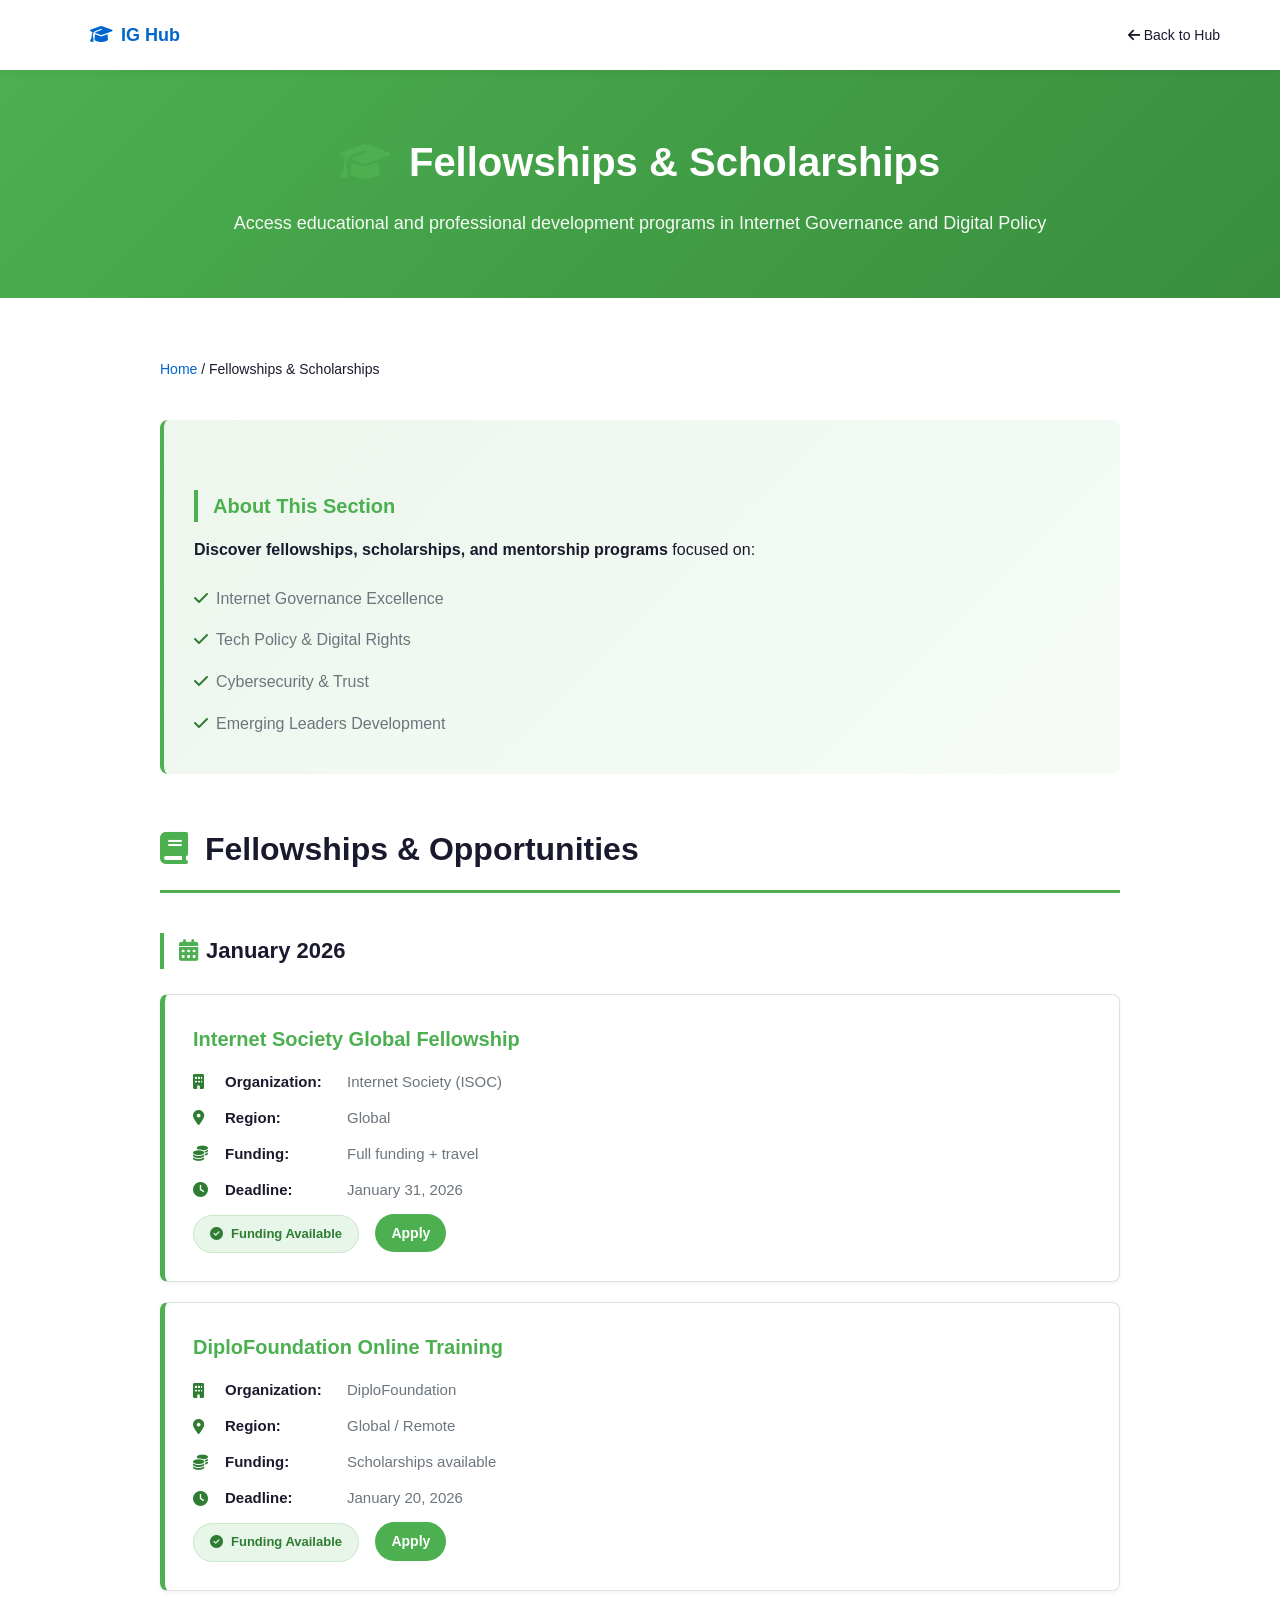
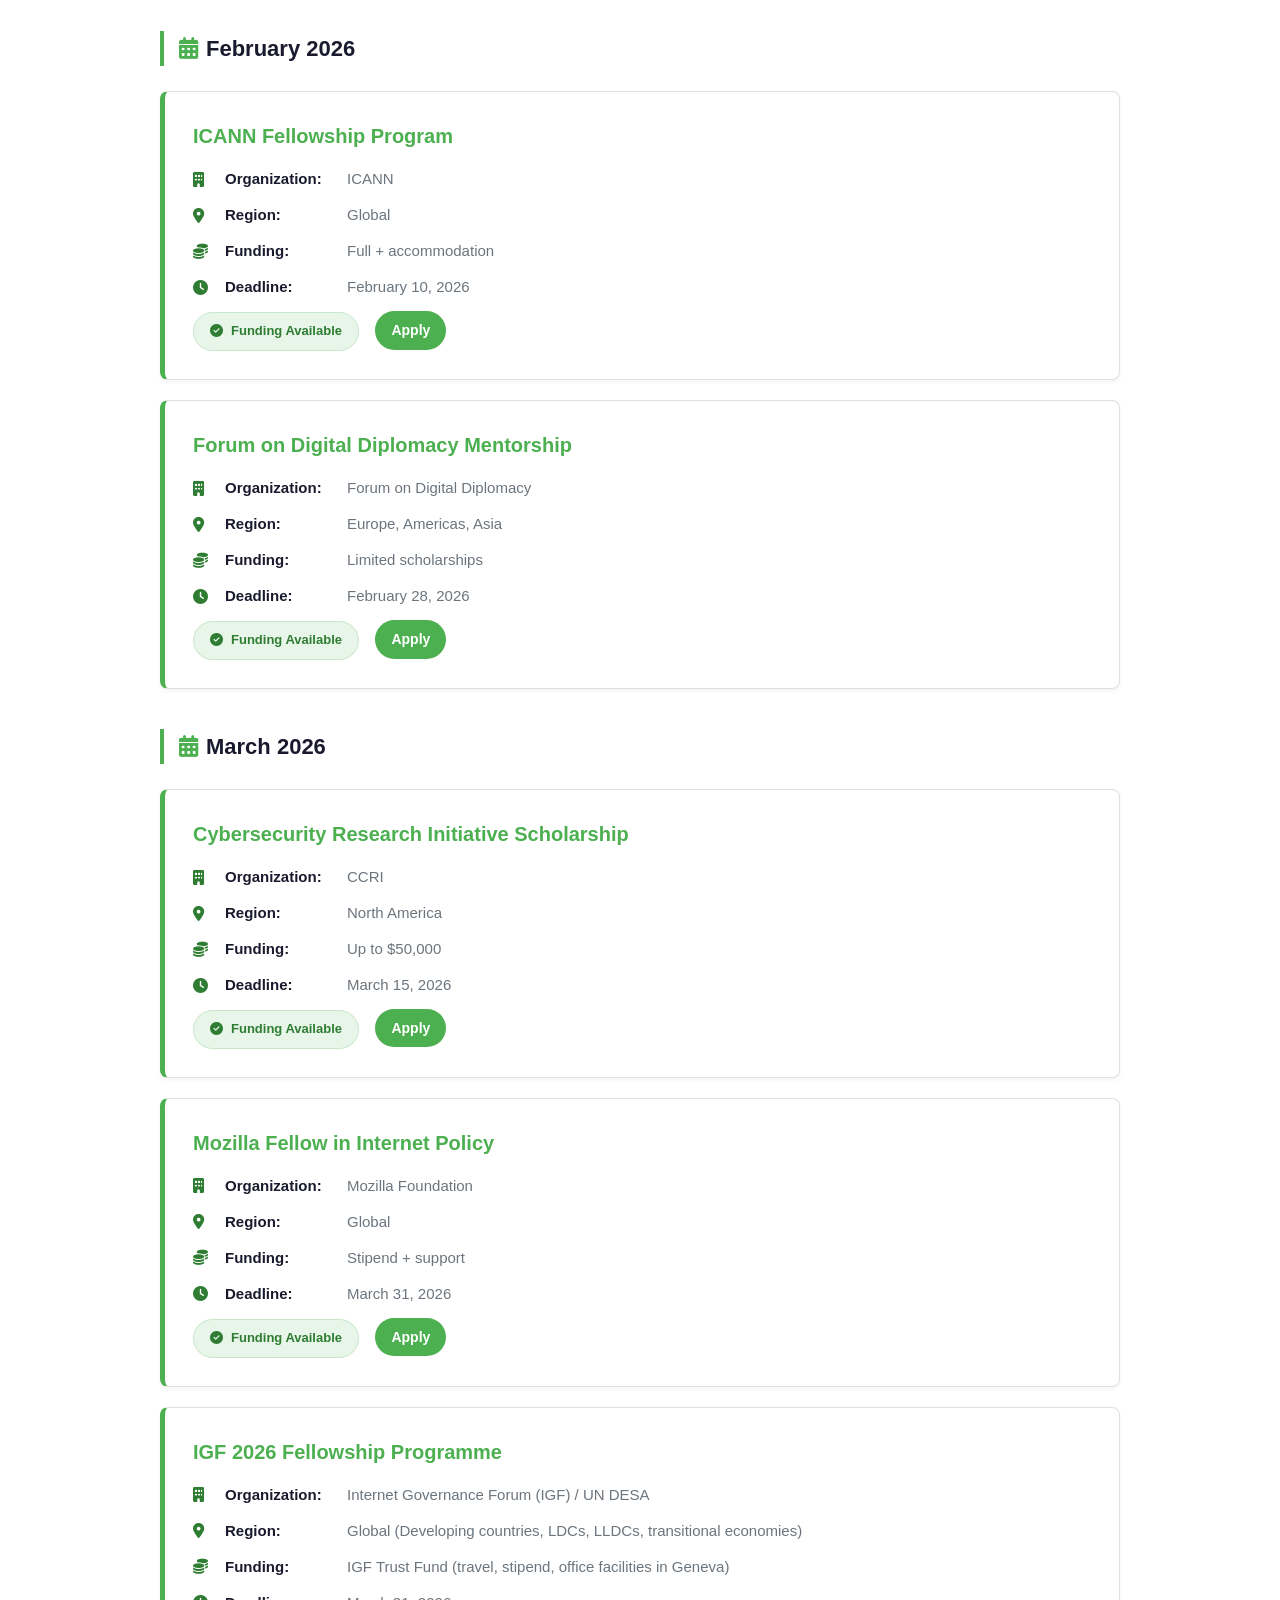
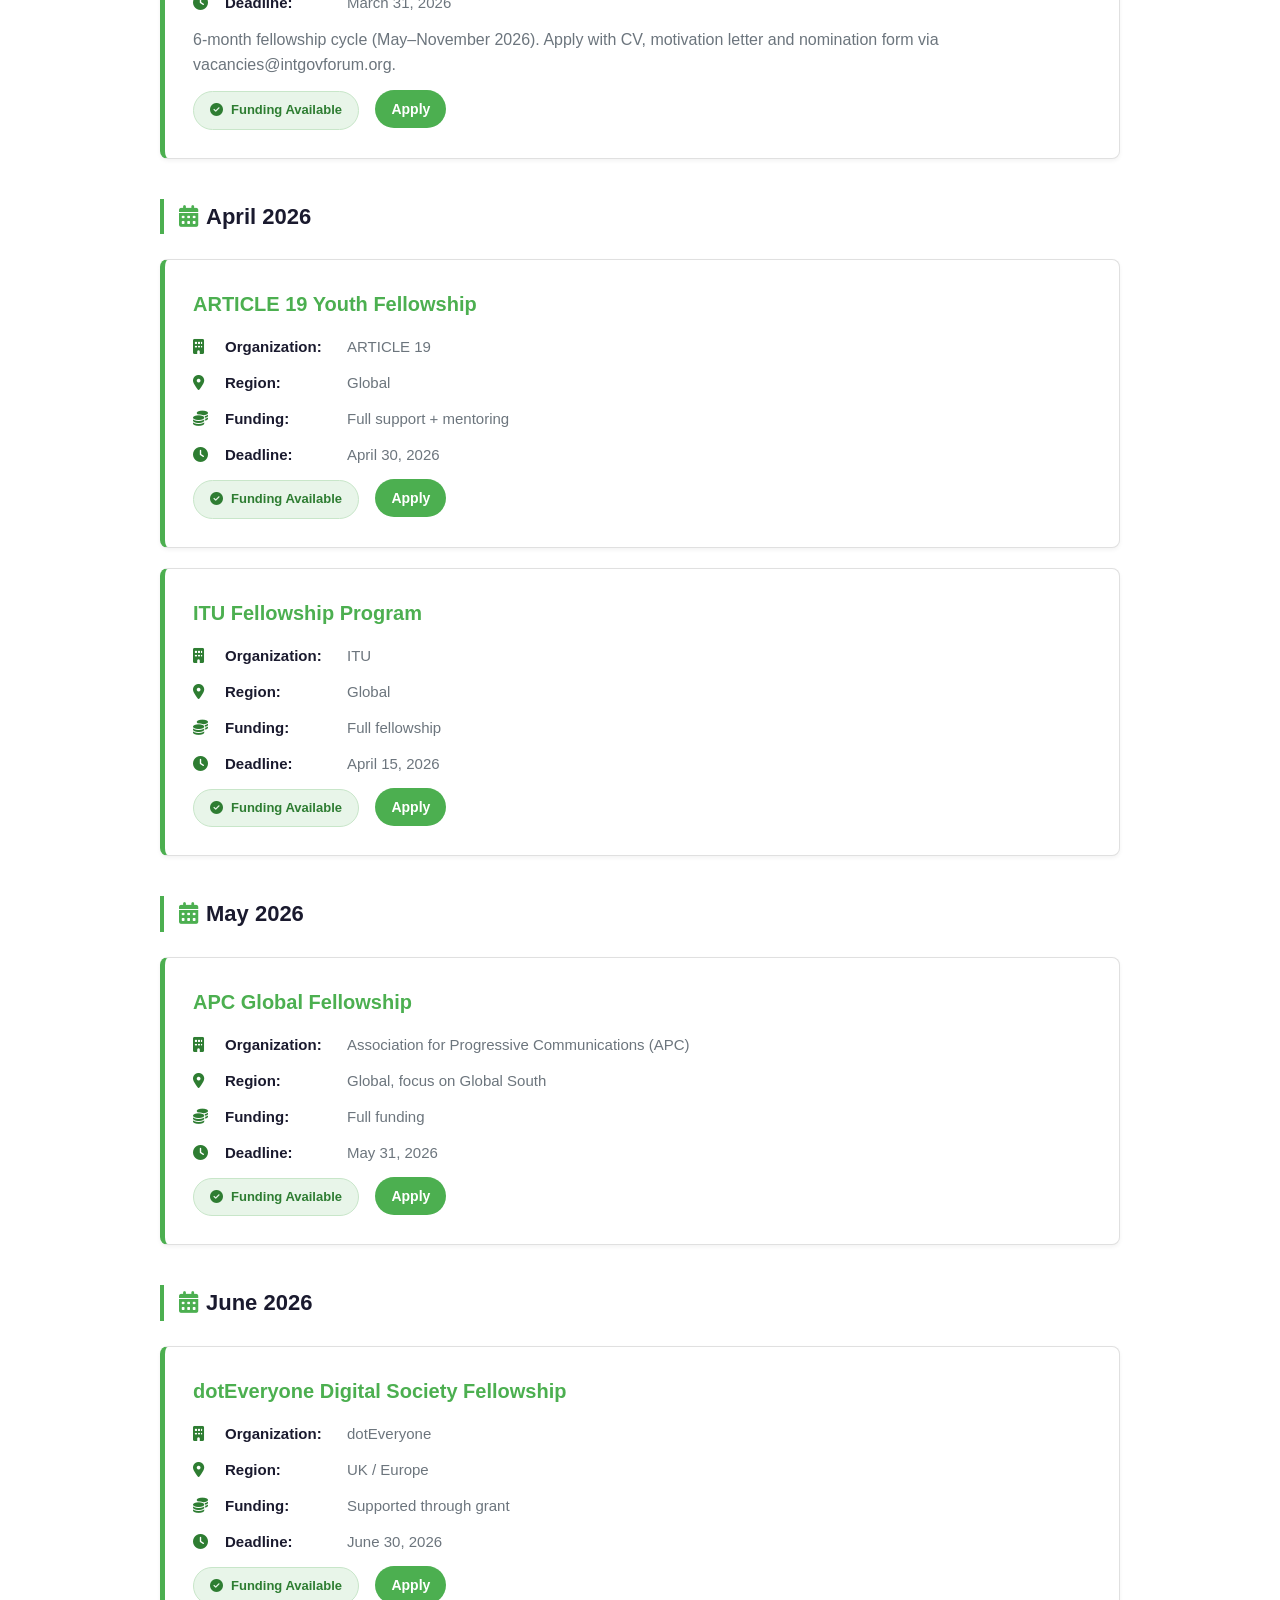
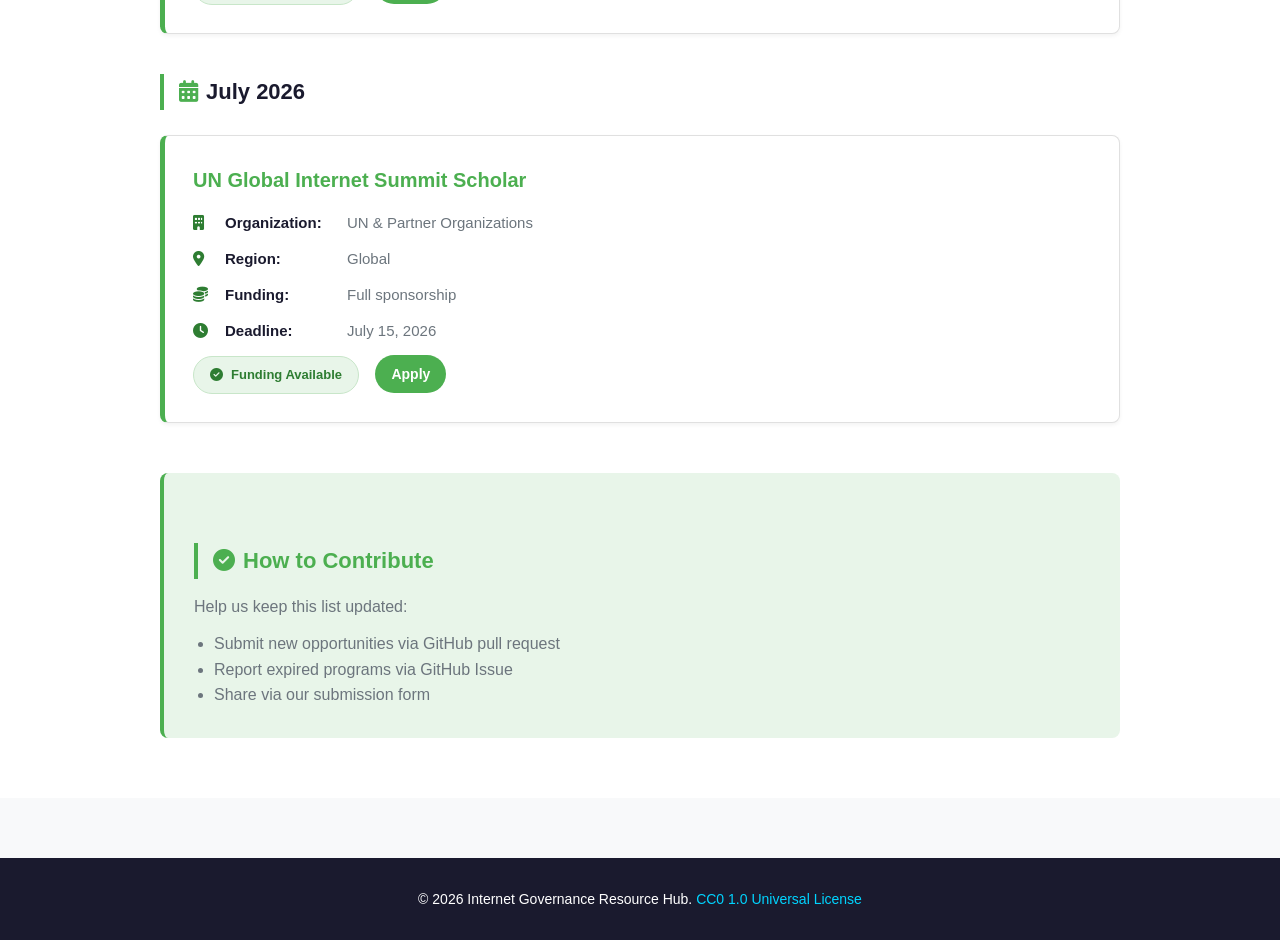
<file: fellowships-scholarships/fellowships-scholarships.html>
<!DOCTYPE html>
<html lang="en">
<head>
    <meta charset="UTF-8">
    <meta name="viewport" content="width=device-width, initial-scale=1.0">
    <title>Fellowships & Scholarships - IG Hub</title>
    <link rel="stylesheet" href="https://cdnjs.cloudflare.com/ajax/libs/font-awesome/6.4.0/css/all.min.css">
    <style>
        * {margin: 0;padding: 0;box-sizing: border-box;}:root {--primary: #0066cc;--primary-dark: #0052a3;--primary-light: #e6f0ff;--secondary: #4caf50;--accent: #00d4ff;--dark: #1a1a2e;--light: #f8f9fa;--gray: #6c757d;--white: #ffffff;}body {font-family: 'Segoe UI', Tahoma, Geneva, Verdana, sans-serif;line-height: 1.6;color: var(--dark);background: var(--light);}nav {background: var(--white);box-shadow: 0 2px 10px rgba(0, 0, 0, 0.05);position: sticky;top: 0;z-index: 100;}nav .container {max-width: 1200px;margin: 0 auto;padding: 0 20px;display: flex;justify-content: space-between;align-items: center;height: 70px;}.logo {font-size: 18px;font-weight: 700;color: var(--primary);text-decoration: none;display: flex;align-items: center;gap: 8px;}nav a {color: var(--dark);text-decoration: none;margin-left: 30px;transition: color 0.3s;font-size: 14px;font-weight: 500;}nav a:hover {color: var(--primary);}.container {max-width: 1000px;margin: 0 auto;padding: 0 20px;}header {background: linear-gradient(135deg, #4caf50 0%, #388e3c 100%);color: var(--white);padding: 60px 20px;text-align: center;}header h1 {font-size: 40px;margin-bottom: 15px;font-weight: 700;}header p {font-size: 18px;opacity: 0.95;line-height: 1.6;}main {padding: 60px 20px;background: var(--white);min-height: calc(100vh - 70px - 200px);}.breadcrumb {margin-bottom: 40px;font-size: 14px;}.breadcrumb a {color: var(--primary);text-decoration: none;}.breadcrumb a:hover {text-decoration: underline;}h2 {font-size: 32px;margin: 50px 0 30px;color: var(--dark);border-bottom: 3px solid #4caf50;padding-bottom: 15px;font-weight: 700;}h2:first-child {margin-top: 0;}h3 {font-size: 22px;margin: 40px 0 25px;color: var(--dark);font-weight: 600;padding-left: 15px;border-left: 4px solid #4caf50;}.intro-section {background: linear-gradient(135deg, rgba(76, 175, 80, 0.1) 0%, rgba(76, 175, 80, 0.05) 100%);padding: 30px;border-radius: 8px;margin-bottom: 40px;border-left: 4px solid #4caf50;}.intro-section h3 {border-left: 4px solid #4caf50;color: #4caf50;margin-bottom: 15px;font-size: 20px;}.opportunity-card {background: var(--white);border: 1px solid #e0e0e0;border-radius: 8px;padding: 28px;margin: 20px 0;transition: all 0.3s;border-left: 5px solid #4caf50;box-shadow: 0 2px 4px rgba(0, 0, 0, 0.05);}.opportunity-card:hover {box-shadow: 0 8px 20px rgba(0, 0, 0, 0.12);transform: translateY(-2px);}.opportunity-title {font-size: 20px;font-weight: 700;margin-bottom: 15px;color: var(--dark);}.opportunity-title a {color: #4caf50;text-decoration: none;transition: color 0.3s;}.opportunity-title a:hover {color: #388e3c;}.opportunity-details {display: grid;gap: 12px;font-size: 15px;}.detail-item {display: flex;align-items: center;gap: 12px;}.detail-label {font-weight: 600;color: var(--dark);min-width: 110px;}.detail-text {color: var(--gray);flex: 1;}.funding-badge {display: inline-block;padding: 8px 16px;background: #e8f5e9;color: #2e7d32;border-radius: 20px;font-size: 13px;font-weight: 600;margin-top: 12px;border: 1px solid #c8e6c9;}.apply-btn {display:inline-block;margin-left:12px;margin-top:12px;padding:8px 16px;background:#4caf50;color:#fff;border:none;border-radius:20px;font-size:14px;font-weight:600;text-decoration:none;transition:all 0.2s ease;}.apply-btn:hover {background:#388e3c;transform:translateY(-1px);text-decoration:none;}.apply-btn:active {transform:translateY(0);}footer {background: var(--dark);color: var(--white);text-align: center;padding: 30px 20px;font-size: 14px;margin-top: 60px;}footer a {color: var(--accent);text-decoration: none;}@media (max-width: 768px) {header h1 {font-size: 28px;}h2 {font-size: 24px;}.opportunity-card {padding: 20px;}}</style>
</head>
<body>
    <nav>
        <div class="container" style="max-width: 1200px;">
            <a href="../index.html" class="logo"><i class="fas fa-graduation-cap"></i> IG Hub</a>
            <a href="../index.html"><i class="fas fa-arrow-left" aria-hidden="true"></i> Back to Hub</a>
        </div>
    </nav>

    <header>
        <div class="container">
            <h1><i class="fas fa-graduation-cap" aria-hidden="true" style="margin-right:8px;color:#4caf50"></i> Fellowships & Scholarships</h1>
            <p>Access educational and professional development programs in Internet Governance and Digital Policy</p>
        </div>
    </header>

    <main>
        <div class="container">
            <div class="breadcrumb">
                <a href="../index.html">Home</a> / Fellowships & Scholarships
            </div>

            <div class="intro-section">
                <h3>About This Section</h3>
                <p style="margin-bottom: 15px;"><strong>Discover fellowships, scholarships, and mentorship programs</strong> focused on:</p>
                <ul style="list-style: none; margin-left: 0; color: var(--gray);">
                    <li style="padding: 8px 0;"><i class="fas fa-check" style="color:#2e7d32;margin-right:8px;"></i>Internet Governance Excellence</li>
                    <li style="padding: 8px 0;"><i class="fas fa-check" style="color:#2e7d32;margin-right:8px;"></i>Tech Policy & Digital Rights</li>
                    <li style="padding: 8px 0;"><i class="fas fa-check" style="color:#2e7d32;margin-right:8px;"></i>Cybersecurity & Trust</li>
                    <li style="padding: 8px 0;"><i class="fas fa-check" style="color:#2e7d32;margin-right:8px;"></i>Emerging Leaders Development</li>
                </ul>
            </div>

            <h2><i class="fas fa-book" aria-hidden="true" style="margin-right:8px;color:#4caf50"></i> Fellowships & Opportunities</h2>

            <h3><i class="fas fa-calendar-alt" style="margin-right:8px;color:#4caf50" aria-hidden="true"></i>January 2026</h3>

            <div class="opportunity-card">
                <div class="opportunity-title"><a href="https://www.isoc.org/fellowship" target="_blank">Internet Society Global Fellowship</a></div>
                <div class="opportunity-details">
                    <div class="detail-item">
                        <i class="fas fa-building" style="min-width:20px;color:#2e7d32" aria-hidden="true"></i>
                        <span class="detail-label">Organization:</span>
                        <span class="detail-text">Internet Society (ISOC)</span>
                    </div>
                    <div class="detail-item">
                        <i class="fas fa-map-marker-alt" style="min-width:20px;color:#2e7d32" aria-hidden="true"></i>
                        <span class="detail-label">Region:</span>
                        <span class="detail-text">Global</span>
                    </div>
                    <div class="detail-item">
                        <i class="fas fa-coins" style="min-width:20px;color:#2e7d32" aria-hidden="true"></i>
                        <span class="detail-label">Funding:</span>
                        <span class="detail-text">Full funding + travel</span>
                    </div>
                    <div class="detail-item">
                        <i class="fas fa-clock" style="min-width:20px;color:#2e7d32" aria-hidden="true"></i>
                        <span class="detail-label">Deadline:</span>
                        <span class="detail-text">January 31, 2026</span>
                    </div>
                </div>
                <span class="funding-badge"><i class="fas fa-check-circle" style="color:#2e7d32;margin-right:8px" aria-hidden="true"></i>Funding Available</span>
                <a class="apply-btn" href="https://www.isoc.org/fellowship" target="_blank" rel="noopener">Apply</a>
            </div>

            <div class="opportunity-card">
                <div class="opportunity-title"><a href="https://diplo.org/academy" target="_blank">DiploFoundation Online Training</a></div>
                <div class="opportunity-details">
                    <div class="detail-item">
                        <i class="fas fa-building" style="min-width:20px;color:#2e7d32" aria-hidden="true"></i>
                        <span class="detail-label">Organization:</span>
                        <span class="detail-text">DiploFoundation</span>
                    </div>
                    <div class="detail-item">
                        <i class="fas fa-map-marker-alt" style="min-width:20px;color:#2e7d32" aria-hidden="true"></i>
                        <span class="detail-label">Region:</span>
                        <span class="detail-text">Global / Remote</span>
                    </div>
                    <div class="detail-item">
                        <i class="fas fa-coins" style="min-width:20px;color:#2e7d32" aria-hidden="true"></i>
                        <span class="detail-label">Funding:</span>
                        <span class="detail-text">Scholarships available</span>
                    </div>
                    <div class="detail-item">
                        <i class="fas fa-clock" style="min-width:20px;color:#2e7d32" aria-hidden="true"></i>
                        <span class="detail-label">Deadline:</span>
                        <span class="detail-text">January 20, 2026</span>
                    </div>
                </div>
                <span class="funding-badge"><i class="fas fa-check-circle" style="color:#2e7d32;margin-right:8px" aria-hidden="true"></i>Funding Available</span>
                <a class="apply-btn" href="https://diplo.org/academy" target="_blank" rel="noopener">Apply</a>
            </div>

            <h3><i class="fas fa-calendar-alt" style="margin-right:8px;color:#4caf50" aria-hidden="true"></i>February 2026</h3>

            <div class="opportunity-card">
                <div class="opportunity-title"><a href="https://www.icann.org/fellowships" target="_blank">ICANN Fellowship Program</a></div>
                <div class="opportunity-details">
                    <div class="detail-item">
                        <i class="fas fa-building" style="min-width:20px;color:#2e7d32" aria-hidden="true"></i>
                        <span class="detail-label">Organization:</span>
                        <span class="detail-text">ICANN</span>
                    </div>
                    <div class="detail-item">
                        <i class="fas fa-map-marker-alt" style="min-width:20px;color:#2e7d32" aria-hidden="true"></i>
                        <span class="detail-label">Region:</span>
                        <span class="detail-text">Global</span>
                    </div>
                    <div class="detail-item">
                        <i class="fas fa-coins" style="min-width:20px;color:#2e7d32" aria-hidden="true"></i>
                        <span class="detail-label">Funding:</span>
                        <span class="detail-text">Full + accommodation</span>
                    </div>
                    <div class="detail-item">
                        <i class="fas fa-clock" style="min-width:20px;color:#2e7d32" aria-hidden="true"></i>
                        <span class="detail-label">Deadline:</span>
                        <span class="detail-text">February 10, 2026</span>
                    </div>
                </div>
                <span class="funding-badge"><i class="fas fa-check-circle" style="color:#2e7d32;margin-right:8px" aria-hidden="true"></i>Funding Available</span>
                <a class="apply-btn" href="https://www.icann.org/fellowships" target="_blank" rel="noopener">Apply</a>
            </div>

            <div class="opportunity-card">
                <div class="opportunity-title"><a href="https://www.forumdd.org/" target="_blank">Forum on Digital Diplomacy Mentorship</a></div>
                <div class="opportunity-details">
                    <div class="detail-item">
                        <i class="fas fa-building" style="min-width:20px;color:#2e7d32" aria-hidden="true"></i>
                        <span class="detail-label">Organization:</span>
                        <span class="detail-text">Forum on Digital Diplomacy</span>
                    </div>
                    <div class="detail-item">
                        <i class="fas fa-map-marker-alt" style="min-width:20px;color:#2e7d32" aria-hidden="true"></i>
                        <span class="detail-label">Region:</span>
                        <span class="detail-text">Europe, Americas, Asia</span>
                    </div>
                    <div class="detail-item">
                        <i class="fas fa-coins" style="min-width:20px;color:#2e7d32" aria-hidden="true"></i>
                        <span class="detail-label">Funding:</span>
                        <span class="detail-text">Limited scholarships</span>
                    </div>
                    <div class="detail-item">
                        <i class="fas fa-clock" style="min-width:20px;color:#2e7d32" aria-hidden="true"></i>
                        <span class="detail-label">Deadline:</span>
                        <span class="detail-text">February 28, 2026</span>
                    </div>
                </div>
                <span class="funding-badge"><i class="fas fa-check-circle" style="color:#2e7d32;margin-right:8px" aria-hidden="true"></i>Funding Available</span>
                <a class="apply-btn" href="https://www.forumdd.org/" target="_blank" rel="noopener">Apply</a>
            </div>

            <h3><i class="fas fa-calendar-alt" style="margin-right:8px;color:#4caf50" aria-hidden="true"></i>March 2026</h3>

            <div class="opportunity-card">
                <div class="opportunity-title"><a href="https://www.ccri.research/" target="_blank">Cybersecurity Research Initiative Scholarship</a></div>
                <div class="opportunity-details">
                    <div class="detail-item">
                        <i class="fas fa-building" style="min-width:20px;color:#2e7d32" aria-hidden="true"></i>
                        <span class="detail-label">Organization:</span>
                        <span class="detail-text">CCRI</span>
                    </div>
                    <div class="detail-item">
                        <i class="fas fa-map-marker-alt" style="min-width:20px;color:#2e7d32" aria-hidden="true"></i>
                        <span class="detail-label">Region:</span>
                        <span class="detail-text">North America</span>
                    </div>
                    <div class="detail-item">
                        <i class="fas fa-coins" style="min-width:20px;color:#2e7d32" aria-hidden="true"></i>
                        <span class="detail-label">Funding:</span>
                        <span class="detail-text">Up to $50,000</span>
                    </div>
                    <div class="detail-item">
                        <i class="fas fa-clock" style="min-width:20px;color:#2e7d32" aria-hidden="true"></i>
                        <span class="detail-label">Deadline:</span>
                        <span class="detail-text">March 15, 2026</span>
                    </div>
                </div>
                <span class="funding-badge"><i class="fas fa-check-circle" style="color:#2e7d32;margin-right:8px" aria-hidden="true"></i>Funding Available</span>
                <a class="apply-btn" href="https://www.ccri.research/" target="_blank" rel="noopener">Apply</a>
            </div>

            <div class="opportunity-card">
                <div class="opportunity-title"><a href="https://www.mozilla.org/fellowships/" target="_blank">Mozilla Fellow in Internet Policy</a></div>
                <div class="opportunity-details">
                    <div class="detail-item">
                        <i class="fas fa-building" style="min-width:20px;color:#2e7d32" aria-hidden="true"></i>
                        <span class="detail-label">Organization:</span>
                        <span class="detail-text">Mozilla Foundation</span>
                    </div>
                    <div class="detail-item">
                        <i class="fas fa-map-marker-alt" style="min-width:20px;color:#2e7d32" aria-hidden="true"></i>
                        <span class="detail-label">Region:</span>
                        <span class="detail-text">Global</span>
                    </div>
                    <div class="detail-item">
                        <i class="fas fa-coins" style="min-width:20px;color:#2e7d32" aria-hidden="true"></i>
                        <span class="detail-label">Funding:</span>
                        <span class="detail-text">Stipend + support</span>
                    </div>
                    <div class="detail-item">
                        <i class="fas fa-clock" style="min-width:20px;color:#2e7d32" aria-hidden="true"></i>
                        <span class="detail-label">Deadline:</span>
                        <span class="detail-text">March 31, 2026</span>
                    </div>
                </div>
                <span class="funding-badge"><i class="fas fa-check-circle" style="color:#2e7d32;margin-right:8px" aria-hidden="true"></i>Funding Available</span>
                <a class="apply-btn" href="https://www.mozilla.org/fellowships/" target="_blank" rel="noopener">Apply</a>
            </div>

            <div class="opportunity-card">
                <div class="opportunity-title"><a href="https://www.intgovforum.org/en/content/igf-2026-fellowship-programme" target="_blank">IGF 2026 Fellowship Programme</a></div>
                <div class="opportunity-details">
                    <div class="detail-item">
                        <i class="fas fa-building" style="min-width:20px;color:#2e7d32" aria-hidden="true"></i>
                        <span class="detail-label">Organization:</span>
                        <span class="detail-text">Internet Governance Forum (IGF) / UN DESA</span>
                    </div>
                    <div class="detail-item">
                        <i class="fas fa-map-marker-alt" style="min-width:20px;color:#2e7d32" aria-hidden="true"></i>
                        <span class="detail-label">Region:</span>
                        <span class="detail-text">Global (Developing countries, LDCs, LLDCs, transitional economies)</span>
                    </div>
                    <div class="detail-item">
                        <i class="fas fa-coins" style="min-width:20px;color:#2e7d32" aria-hidden="true"></i>
                        <span class="detail-label">Funding:</span>
                        <span class="detail-text">IGF Trust Fund (travel, stipend, office facilities in Geneva)</span>
                    </div>
                    <div class="detail-item">
                        <i class="fas fa-clock" style="min-width:20px;color:#2e7d32" aria-hidden="true"></i>
                        <span class="detail-label">Deadline:</span>
                        <span class="detail-text">March 31, 2026</span>
                    </div>
                </div>
                <p style="color: var(--gray); margin-top: 12px;">6-month fellowship cycle (May–November 2026). Apply with CV, motivation letter and nomination form via vacancies@intgovforum.org.</p>
                <span class="funding-badge"><i class="fas fa-check-circle" style="color:#2e7d32;margin-right:8px" aria-hidden="true"></i>Funding Available</span>
                <a class="apply-btn" href="https://www.intgovforum.org/en/content/igf-2026-fellowship-programme" target="_blank" rel="noopener">Apply</a>
            </div>

            <h3><i class="fas fa-calendar-alt" style="margin-right:8px;color:#4caf50" aria-hidden="true"></i>April 2026</h3>

            <div class="opportunity-card">
                <div class="opportunity-title"><a href="https://www.article19.org/" target="_blank">ARTICLE 19 Youth Fellowship</a></div>
                <div class="opportunity-details">
                    <div class="detail-item">
                        <i class="fas fa-building" style="min-width:20px;color:#2e7d32" aria-hidden="true"></i>
                        <span class="detail-label">Organization:</span>
                        <span class="detail-text">ARTICLE 19</span>
                    </div>
                    <div class="detail-item">
                        <i class="fas fa-map-marker-alt" style="min-width:20px;color:#2e7d32" aria-hidden="true"></i>
                        <span class="detail-label">Region:</span>
                        <span class="detail-text">Global</span>
                    </div>
                    <div class="detail-item">
                        <i class="fas fa-coins" style="min-width:20px;color:#2e7d32" aria-hidden="true"></i>
                        <span class="detail-label">Funding:</span>
                        <span class="detail-text">Full support + mentoring</span>
                    </div>
                    <div class="detail-item">
                        <i class="fas fa-clock" style="min-width:20px;color:#2e7d32" aria-hidden="true"></i>
                        <span class="detail-label">Deadline:</span>
                        <span class="detail-text">April 30, 2026</span>
                    </div>
                </div>
                <span class="funding-badge"><i class="fas fa-check-circle" style="color:#2e7d32;margin-right:8px" aria-hidden="true"></i>Funding Available</span>
                <a class="apply-btn" href="https://www.article19.org/" target="_blank" rel="noopener">Apply</a>
            </div>

            <div class="opportunity-card">
                <div class="opportunity-title"><a href="https://www.itu.int/scholarships" target="_blank">ITU Fellowship Program</a></div>
                <div class="opportunity-details">
                    <div class="detail-item">
                        <i class="fas fa-building" style="min-width:20px;color:#2e7d32" aria-hidden="true"></i>
                        <span class="detail-label">Organization:</span>
                        <span class="detail-text">ITU</span>
                    </div>
                    <div class="detail-item">
                        <i class="fas fa-map-marker-alt" style="min-width:20px;color:#2e7d32" aria-hidden="true"></i>
                        <span class="detail-label">Region:</span>
                        <span class="detail-text">Global</span>
                    </div>
                    <div class="detail-item">
                        <i class="fas fa-coins" style="min-width:20px;color:#2e7d32" aria-hidden="true"></i>
                        <span class="detail-label">Funding:</span>
                        <span class="detail-text">Full fellowship</span>
                    </div>
                    <div class="detail-item">
                        <i class="fas fa-clock" style="min-width:20px;color:#2e7d32" aria-hidden="true"></i>
                        <span class="detail-label">Deadline:</span>
                        <span class="detail-text">April 15, 2026</span>
                    </div>
                </div>
                <span class="funding-badge"><i class="fas fa-check-circle" style="color:#2e7d32;margin-right:8px" aria-hidden="true"></i>Funding Available</span>
                <a class="apply-btn" href="https://www.itu.int/scholarships" target="_blank" rel="noopener">Apply</a>
            </div>

            <h3><i class="fas fa-calendar-alt" style="margin-right:8px;color:#4caf50" aria-hidden="true"></i>May 2026</h3>

            <div class="opportunity-card">
                <div class="opportunity-title"><a href="https://www.apc.org/" target="_blank">APC Global Fellowship</a></div>
                <div class="opportunity-details">
                    <div class="detail-item">
                        <i class="fas fa-building" style="min-width:20px;color:#2e7d32" aria-hidden="true"></i>
                        <span class="detail-label">Organization:</span>
                        <span class="detail-text">Association for Progressive Communications (APC)</span>
                    </div>
                    <div class="detail-item">
                        <i class="fas fa-map-marker-alt" style="min-width:20px;color:#2e7d32" aria-hidden="true"></i>
                        <span class="detail-label">Region:</span>
                        <span class="detail-text">Global, focus on Global South</span>
                    </div>
                    <div class="detail-item">
                        <i class="fas fa-coins" style="min-width:20px;color:#2e7d32" aria-hidden="true"></i>
                        <span class="detail-label">Funding:</span>
                        <span class="detail-text">Full funding</span>
                    </div>
                    <div class="detail-item">
                        <i class="fas fa-clock" style="min-width:20px;color:#2e7d32" aria-hidden="true"></i>
                        <span class="detail-label">Deadline:</span>
                        <span class="detail-text">May 31, 2026</span>
                    </div>
                </div>
                <span class="funding-badge"><i class="fas fa-check-circle" style="color:#2e7d32;margin-right:8px" aria-hidden="true"></i>Funding Available</span>
                <a class="apply-btn" href="https://www.apc.org/" target="_blank" rel="noopener">Apply</a>
            </div>

            <h3><i class="fas fa-calendar-alt" style="margin-right:8px;color:#4caf50" aria-hidden="true"></i>June 2026</h3>

            <div class="opportunity-card">
                <div class="opportunity-title"><a href="https://www.doteveryone.org.uk/" target="_blank">dotEveryone Digital Society Fellowship</a></div>
                <div class="opportunity-details">
                    <div class="detail-item">
                        <i class="fas fa-building" style="min-width:20px;color:#2e7d32" aria-hidden="true"></i>
                        <span class="detail-label">Organization:</span>
                        <span class="detail-text">dotEveryone</span>
                    </div>
                    <div class="detail-item">
                        <i class="fas fa-map-marker-alt" style="min-width:20px;color:#2e7d32" aria-hidden="true"></i>
                        <span class="detail-label">Region:</span>
                        <span class="detail-text">UK / Europe</span>
                    </div>
                    <div class="detail-item">
                        <i class="fas fa-coins" style="min-width:20px;color:#2e7d32" aria-hidden="true"></i>
                        <span class="detail-label">Funding:</span>
                        <span class="detail-text">Supported through grant</span>
                    </div>
                    <div class="detail-item">
                        <i class="fas fa-clock" style="min-width:20px;color:#2e7d32" aria-hidden="true"></i>
                        <span class="detail-label">Deadline:</span>
                        <span class="detail-text">June 30, 2026</span>
                    </div>
                </div>
                <span class="funding-badge"><i class="fas fa-check-circle" style="color:#2e7d32;margin-right:8px" aria-hidden="true"></i>Funding Available</span>
                <a class="apply-btn" href="https://www.doteveryone.org.uk/" target="_blank" rel="noopener">Apply</a>
            </div>

            <h3><i class="fas fa-calendar-alt" style="margin-right:8px;color:#4caf50" aria-hidden="true"></i>July 2026</h3>

            <div class="opportunity-card">
                <div class="opportunity-title"><a href="https://www.ungis.org/" target="_blank">UN Global Internet Summit Scholar</a></div>
                <div class="opportunity-details">
                    <div class="detail-item">
                        <i class="fas fa-building" style="min-width:20px;color:#2e7d32" aria-hidden="true"></i>
                        <span class="detail-label">Organization:</span>
                        <span class="detail-text">UN & Partner Organizations</span>
                    </div>
                    <div class="detail-item">
                        <i class="fas fa-map-marker-alt" style="min-width:20px;color:#2e7d32" aria-hidden="true"></i>
                        <span class="detail-label">Region:</span>
                        <span class="detail-text">Global</span>
                    </div>
                    <div class="detail-item">
                        <i class="fas fa-coins" style="min-width:20px;color:#2e7d32" aria-hidden="true"></i>
                        <span class="detail-label">Funding:</span>
                        <span class="detail-text">Full sponsorship</span>
                    </div>
                    <div class="detail-item">
                        <i class="fas fa-clock" style="min-width:20px;color:#2e7d32" aria-hidden="true"></i>
                        <span class="detail-label">Deadline:</span>
                        <span class="detail-text">July 15, 2026</span>
                    </div>
                </div>
                <span class="funding-badge"><i class="fas fa-check-circle" style="color:#2e7d32;margin-right:8px" aria-hidden="true"></i>Funding Available</span>
                <a class="apply-btn" href="https://www.ungis.org/" target="_blank" rel="noopener">Apply</a>
            </div>

            <div style="background: #e8f5e9; padding: 30px; border-radius: 8px; margin-top: 50px; border-left: 4px solid #4caf50;">
                <h3 style="color: #4caf50; margin-bottom: 15px;"><i class="fas fa-check-circle" style="color:#4caf50;margin-right:8px" aria-hidden="true"></i>How to Contribute</h3>
                <p style="color: var(--gray); margin-bottom: 12px;">Help us keep this list updated:</p>
                <ul style="margin-left: 20px; color: var(--gray);">
                    <li>Submit new opportunities via GitHub pull request</li>
                    <li>Report expired programs via GitHub Issue</li>
                    <li>Share via our submission form</li>
                </ul>
            </div>

        </div>
    </main>

    <footer>
        <p>&copy; 2026 Internet Governance Resource Hub. <a href="../LICENSE">CC0 1.0 Universal License</a></p>
    </footer>
</body>
</html>
</file>
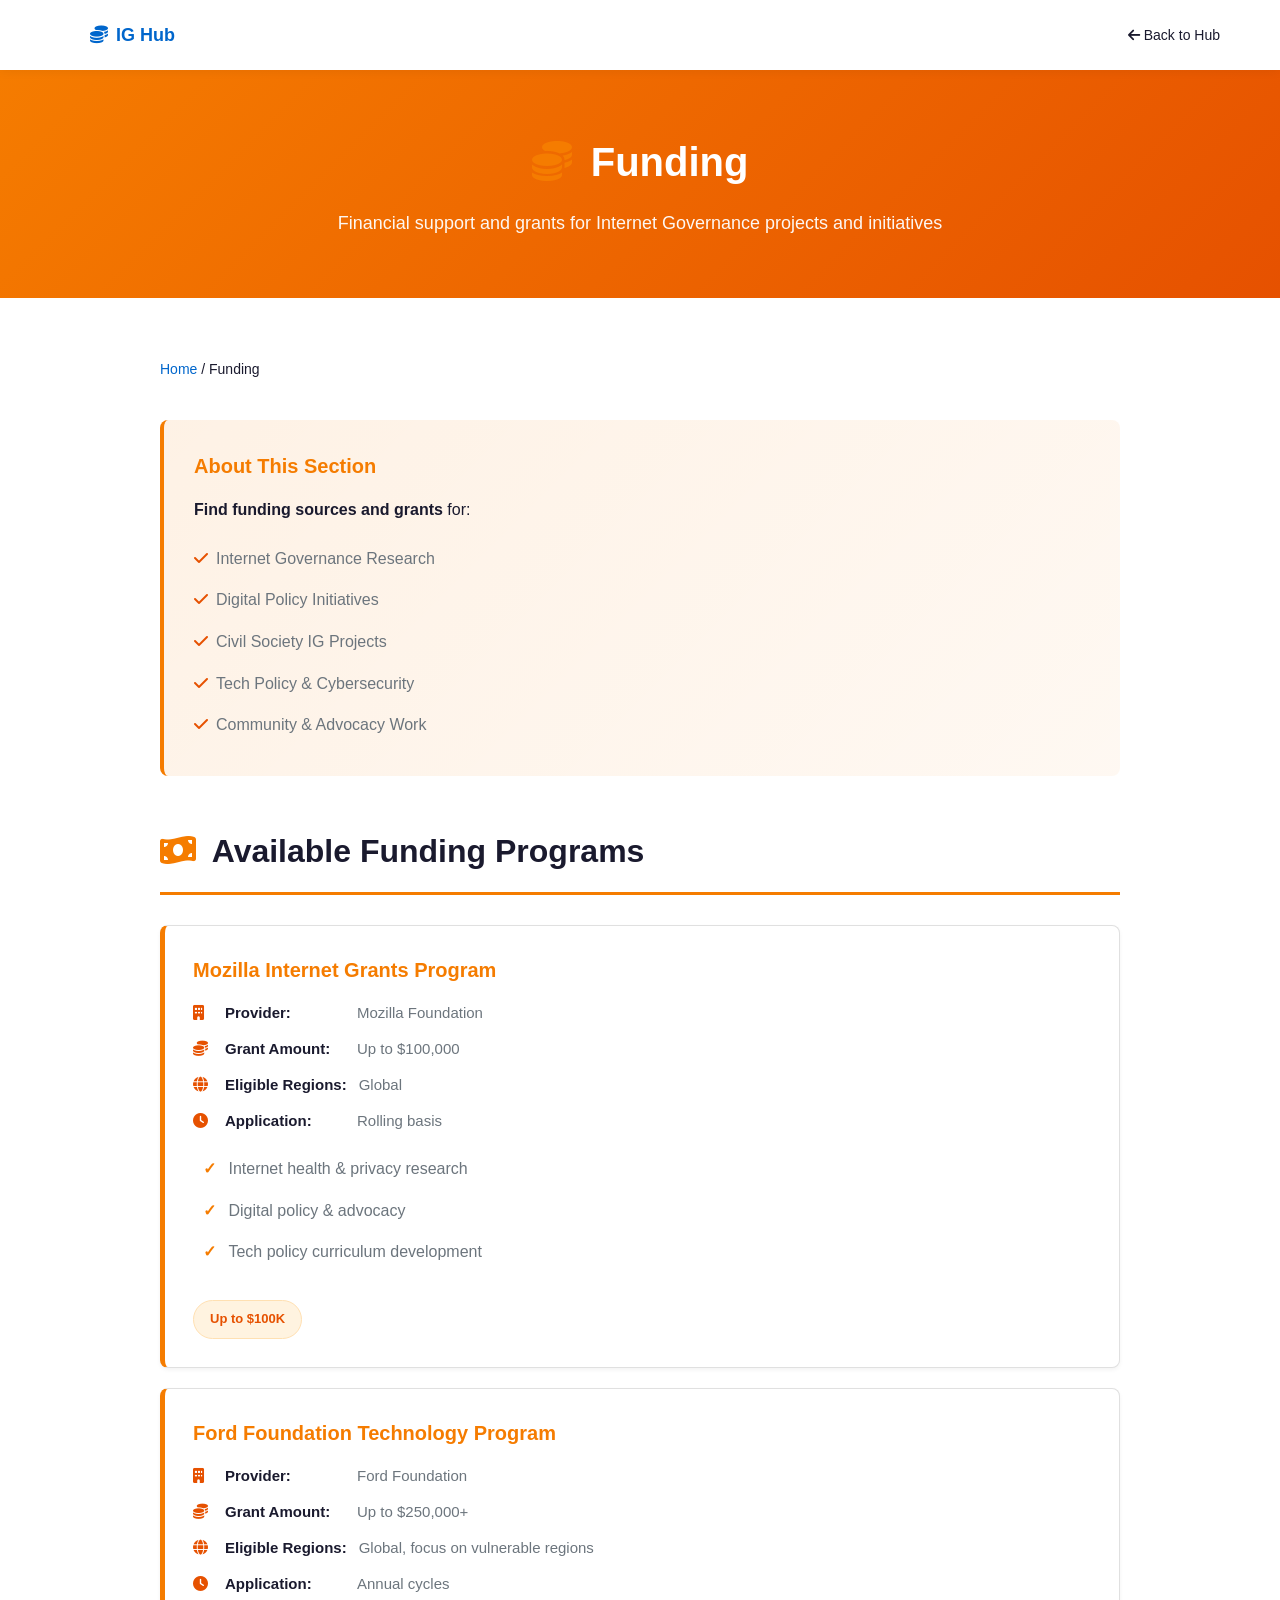
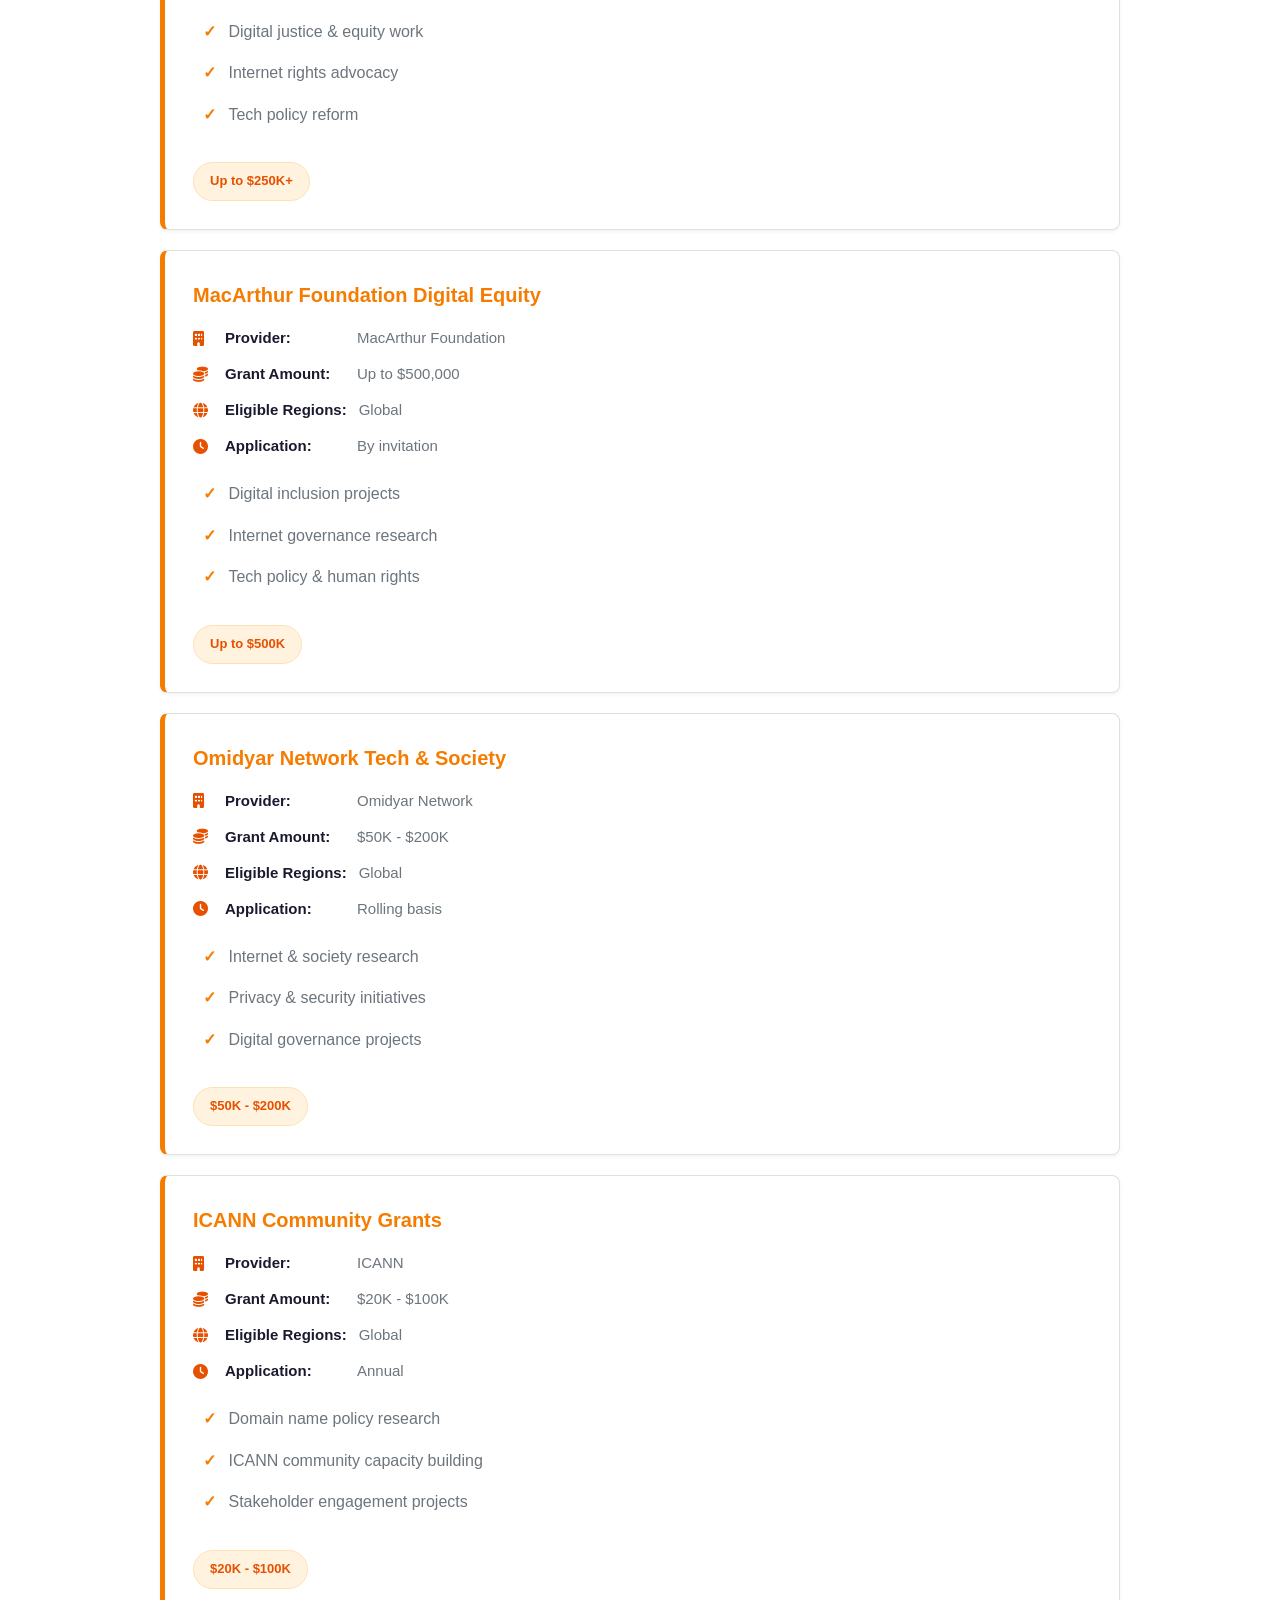
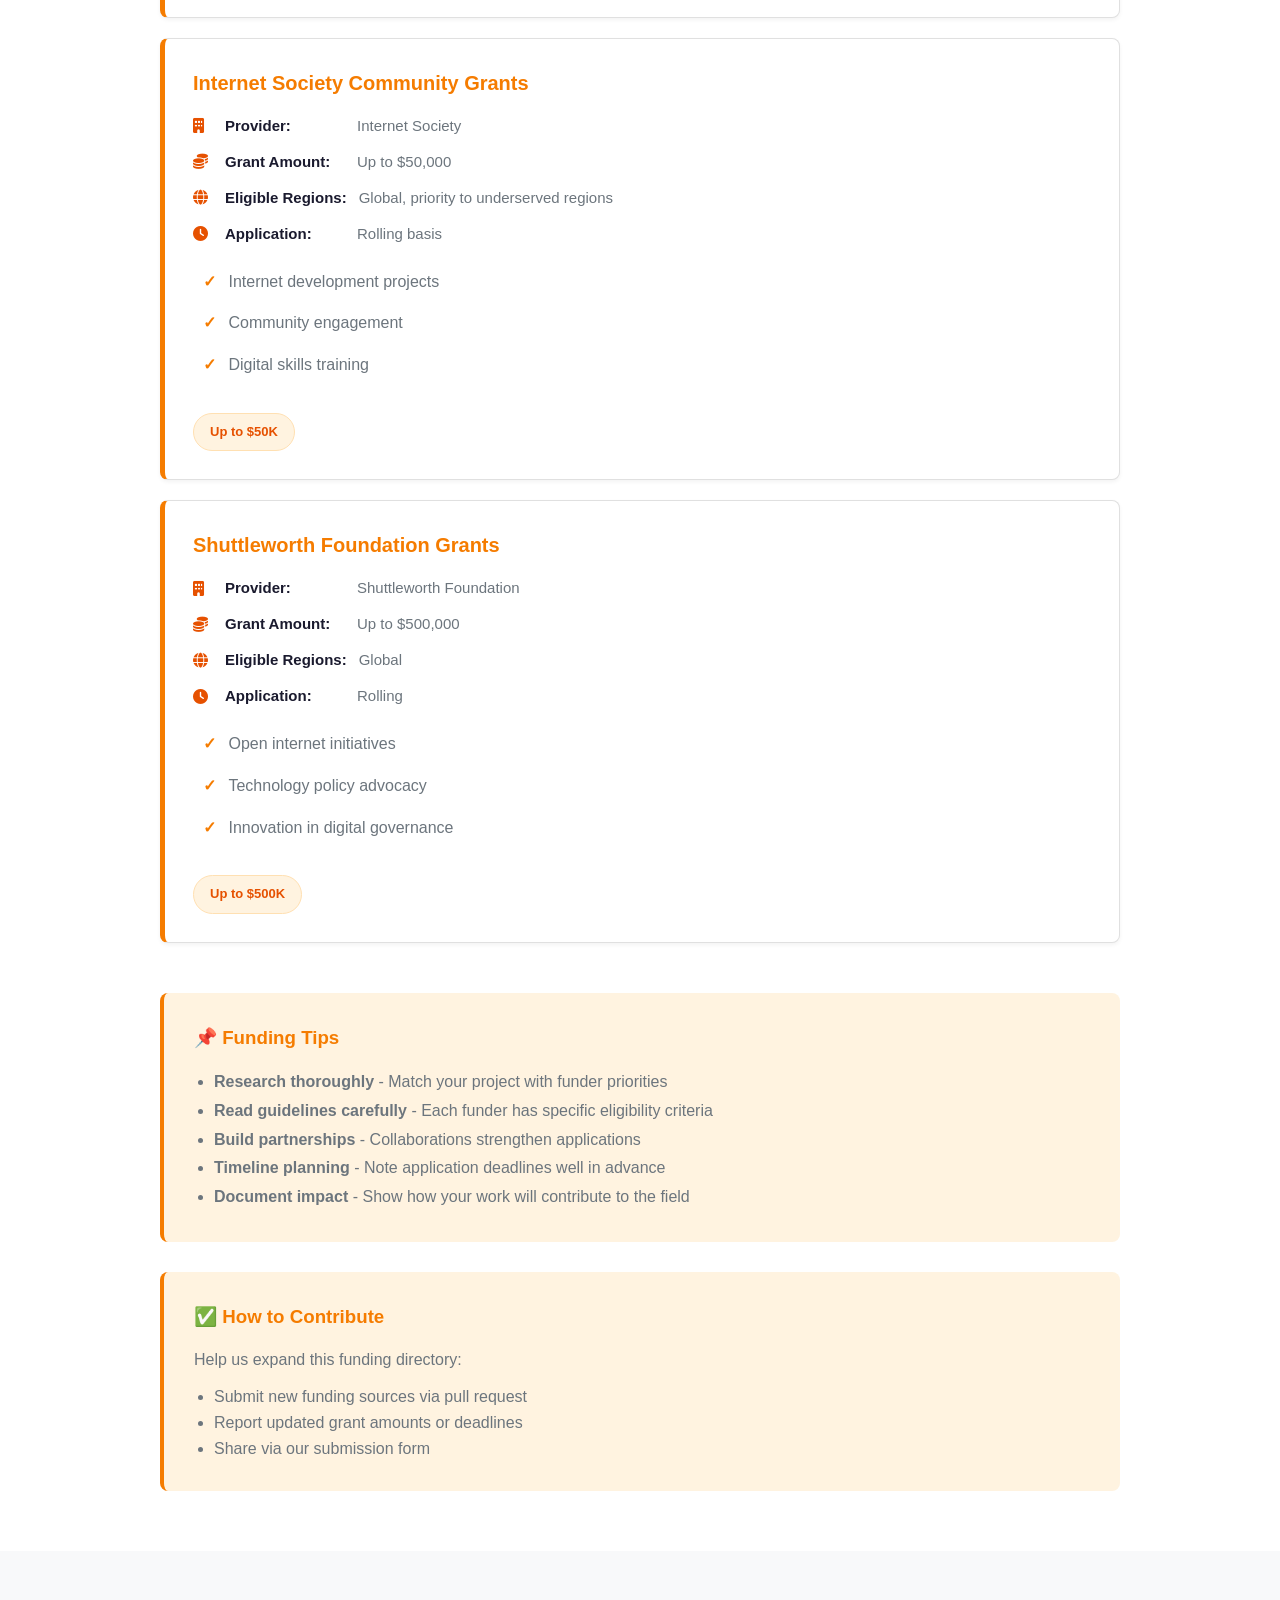
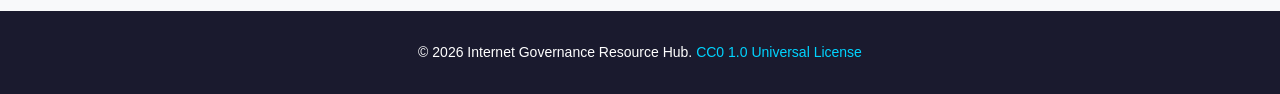
<file: funding/funding.html>
<!DOCTYPE html>
<html lang="en">
<head>
    <meta charset="UTF-8">
    <meta name="viewport" content="width=device-width, initial-scale=1.0">
    <title>Funding - IG Hub</title>
    <link rel="stylesheet" href="https://cdnjs.cloudflare.com/ajax/libs/font-awesome/6.4.0/css/all.min.css">
    <style>
        * {margin: 0;padding: 0;box-sizing: border-box;}:root {--primary: #0066cc;--primary-dark: #0052a3;--primary-light: #e6f0ff;--secondary: #f57c00;--accent: #00d4ff;--dark: #1a1a2e;--light: #f8f9fa;--gray: #6c757d;--white: #ffffff;}body {font-family: 'Segoe UI', Tahoma, Geneva, Verdana, sans-serif;line-height: 1.6;color: var(--dark);background: var(--light);}nav {background: var(--white);box-shadow: 0 2px 10px rgba(0, 0, 0, 0.05);position: sticky;top: 0;z-index: 100;}nav .container {max-width: 1200px;margin: 0 auto;padding: 0 20px;display: flex;justify-content: space-between;align-items: center;height: 70px;}.logo {font-size: 18px;font-weight: 700;color: var(--primary);text-decoration: none;display: flex;align-items: center;gap: 8px;}nav a {color: var(--dark);text-decoration: none;margin-left: 30px;transition: color 0.3s;font-size: 14px;font-weight: 500;}nav a:hover {color: var(--primary);}.container {max-width: 1000px;margin: 0 auto;padding: 0 20px;}header {background: linear-gradient(135deg, #f57c00 0%, #e65100 100%);color: var(--white);padding: 60px 20px;text-align: center;}header h1 {font-size: 40px;margin-bottom: 15px;font-weight: 700;}header p {font-size: 18px;opacity: 0.95;line-height: 1.6;}main {padding: 60px 20px;background: var(--white);min-height: calc(100vh - 70px - 200px);}.breadcrumb {margin-bottom: 40px;font-size: 14px;}.breadcrumb a {color: var(--primary);text-decoration: none;}.breadcrumb a:hover {text-decoration: underline;}h2 {font-size: 32px;margin: 50px 0 30px;color: var(--dark);border-bottom: 3px solid #f57c00;padding-bottom: 15px;font-weight: 700;}h2:first-child {margin-top: 0;}.intro-section {background: linear-gradient(135deg, rgba(245, 124, 0, 0.1) 0%, rgba(245, 124, 0, 0.05) 100%);padding: 30px;border-radius: 8px;margin-bottom: 40px;border-left: 4px solid #f57c00;}.intro-section h3 {color: #f57c00;margin-bottom: 15px;font-size: 20px;}.funding-card {background: var(--white);border: 1px solid #e0e0e0;border-radius: 8px;padding: 28px;margin: 20px 0;transition: all 0.3s;border-left: 5px solid #f57c00;box-shadow: 0 2px 4px rgba(0, 0, 0, 0.05);}.funding-card:hover {box-shadow: 0 8px 20px rgba(0, 0, 0, 0.12);transform: translateY(-2px);}.funding-name {font-size: 20px;font-weight: 700;margin-bottom: 15px;color: var(--dark);}.funding-name a {color: #f57c00;text-decoration: none;transition: color 0.3s;}.funding-name a:hover {color: #e65100;}.funding-details {display: grid;gap: 12px;font-size: 15px;}.detail-item {display: flex;align-items: center;gap: 12px;}.detail-label {font-weight: 600;color: var(--dark);min-width: 120px;}.detail-text {color: var(--gray);flex: 1;}.amount-badge {display: inline-block;padding: 8px 16px;background: #fff3e0;color: #e65100;border-radius: 20px;font-size: 13px;font-weight: 600;margin-top: 12px;border: 1px solid #ffe0b2;}.features {list-style: none;margin: 15px 0;padding-left: 10px;}.features li {padding: 8px 0;color: var(--gray);}.features li:before {content: "✓ ";color: #f57c00;font-weight: bold;margin-right: 8px;}footer {background: var(--dark);color: var(--white);text-align: center;padding: 30px 20px;font-size: 14px;margin-top: 60px;}footer a {color: var(--accent);text-decoration: none;}@media (max-width: 768px) {header h1 {font-size: 28px;}h2 {font-size: 24px;}.funding-card {padding: 20px;}}</style>
</head>
<body>
    <nav>
        <div class="container" style="max-width: 1200px;">
            <a href="../index.html" class="logo"><i class="fas fa-coins"></i> IG Hub</a>
            <a href="../index.html"><i class="fas fa-arrow-left" aria-hidden="true"></i> Back to Hub</a>
        </div>
    </nav>

    <header>
        <div class="container">
            <h1><i class="fas fa-coins" aria-hidden="true" style="margin-right:8px;color:#f57c00"></i> Funding</h1>
            <p>Financial support and grants for Internet Governance projects and initiatives</p>
        </div>
    </header>

    <main>
        <div class="container">
            <div class="breadcrumb">
                <a href="../index.html">Home</a> / Funding
            </div>

            <div class="intro-section">
                <h3>About This Section</h3>
                <p style="margin-bottom: 15px;"><strong>Find funding sources and grants</strong> for:</p>
                <ul style="list-style: none; margin-left: 0; color: var(--gray);">
                    <li style="padding: 8px 0;"><i class="fas fa-check" style="color:#e65100;margin-right:8px;"></i>Internet Governance Research</li>
                    <li style="padding: 8px 0;"><i class="fas fa-check" style="color:#e65100;margin-right:8px;"></i>Digital Policy Initiatives</li>
                    <li style="padding: 8px 0;"><i class="fas fa-check" style="color:#e65100;margin-right:8px;"></i>Civil Society IG Projects</li>
                    <li style="padding: 8px 0;"><i class="fas fa-check" style="color:#e65100;margin-right:8px;"></i>Tech Policy & Cybersecurity</li>
                    <li style="padding: 8px 0;"><i class="fas fa-check" style="color:#e65100;margin-right:8px;"></i>Community & Advocacy Work</li>
                </ul>
            </div>

            <h2><i class="fas fa-money-bill-wave" aria-hidden="true" style="margin-right:8px;color:#f57c00"></i> Available Funding Programs</h2>

            <div class="funding-card">
                <div class="funding-name"><a href="https://www.mozilla.org/grants/" target="_blank">Mozilla Internet Grants Program</a></div>
                <div class="funding-details">
                    <div class="detail-item">
                        <i class="fas fa-building" style="min-width:20px;color:#e65100" aria-hidden="true"></i>
                        <span class="detail-label">Provider:</span>
                        <span class="detail-text">Mozilla Foundation</span>
                    </div>
                    <div class="detail-item">
                        <i class="fas fa-coins" style="min-width:20px;color:#e65100" aria-hidden="true"></i>
                        <span class="detail-label">Grant Amount:</span>
                        <span class="detail-text">Up to $100,000</span>
                    </div>
                    <div class="detail-item">
                        <i class="fas fa-globe" style="min-width:20px;color:#e65100" aria-hidden="true"></i>
                        <span class="detail-label">Eligible Regions:</span>
                        <span class="detail-text">Global</span>
                    </div>
                    <div class="detail-item">
                        <i class="fas fa-clock" style="min-width:20px;color:#e65100" aria-hidden="true"></i>
                        <span class="detail-label">Application:</span>
                        <span class="detail-text">Rolling basis</span>
                    </div>
                </div>
                <ul class="features">
                    <li>Internet health & privacy research</li>
                    <li>Digital policy & advocacy</li>
                    <li>Tech policy curriculum development</li>
                </ul>
                <span class="amount-badge">Up to $100K</span>
            </div>

            <div class="funding-card">
                <div class="funding-name"><a href="https://www.fordfoundation.org/" target="_blank">Ford Foundation Technology Program</a></div>
                <div class="funding-details">
                    <div class="detail-item">
                        <i class="fas fa-building" style="min-width:20px;color:#e65100" aria-hidden="true"></i>
                        <span class="detail-label">Provider:</span>
                        <span class="detail-text">Ford Foundation</span>
                    </div>
                    <div class="detail-item">
                        <i class="fas fa-coins" style="min-width:20px;color:#e65100" aria-hidden="true"></i>
                        <span class="detail-label">Grant Amount:</span>
                        <span class="detail-text">Up to $250,000+</span>
                    </div>
                    <div class="detail-item">
                        <i class="fas fa-globe" style="min-width:20px;color:#e65100" aria-hidden="true"></i>
                        <span class="detail-label">Eligible Regions:</span>
                        <span class="detail-text">Global, focus on vulnerable regions</span>
                    </div>
                    <div class="detail-item">
                        <i class="fas fa-clock" style="min-width:20px;color:#e65100" aria-hidden="true"></i>
                        <span class="detail-label">Application:</span>
                        <span class="detail-text">Annual cycles</span>
                    </div>
                </div>
                <ul class="features">
                    <li>Digital justice & equity work</li>
                    <li>Internet rights advocacy</li>
                    <li>Tech policy reform</li>
                </ul>
                <span class="amount-badge">Up to $250K+</span>
            </div>

            <div class="funding-card">
                <div class="funding-name"><a href="https://www.macfound.org/" target="_blank">MacArthur Foundation Digital Equity</a></div>
                <div class="funding-details">
                    <div class="detail-item">
                        <i class="fas fa-building" style="min-width:20px;color:#e65100" aria-hidden="true"></i>
                        <span class="detail-label">Provider:</span>
                        <span class="detail-text">MacArthur Foundation</span>
                    </div>
                    <div class="detail-item">
                        <i class="fas fa-coins" style="min-width:20px;color:#e65100" aria-hidden="true"></i>
                        <span class="detail-label">Grant Amount:</span>
                        <span class="detail-text">Up to $500,000</span>
                    </div>
                    <div class="detail-item">
                        <i class="fas fa-globe" style="min-width:20px;color:#e65100" aria-hidden="true"></i>
                        <span class="detail-label">Eligible Regions:</span>
                        <span class="detail-text">Global</span>
                    </div>
                    <div class="detail-item">
                        <i class="fas fa-clock" style="min-width:20px;color:#e65100" aria-hidden="true"></i>
                        <span class="detail-label">Application:</span>
                        <span class="detail-text">By invitation</span>
                    </div>
                </div>
                <ul class="features">
                    <li>Digital inclusion projects</li>
                    <li>Internet governance research</li>
                    <li>Tech policy & human rights</li>
                </ul>
                <span class="amount-badge">Up to $500K</span>
            </div>

            <div class="funding-card">
                <div class="funding-name"><a href="https://www.omidyar.com/grants" target="_blank">Omidyar Network Tech & Society</a></div>
                <div class="funding-details">
                    <div class="detail-item">
                        <i class="fas fa-building" style="min-width:20px;color:#e65100" aria-hidden="true"></i>
                        <span class="detail-label">Provider:</span>
                        <span class="detail-text">Omidyar Network</span>
                    </div>
                    <div class="detail-item">
                        <i class="fas fa-coins" style="min-width:20px;color:#e65100" aria-hidden="true"></i>
                        <span class="detail-label">Grant Amount:</span>
                        <span class="detail-text">$50K - $200K</span>
                    </div>
                    <div class="detail-item">
                        <i class="fas fa-globe" style="min-width:20px;color:#e65100" aria-hidden="true"></i>
                        <span class="detail-label">Eligible Regions:</span>
                        <span class="detail-text">Global</span>
                    </div>
                    <div class="detail-item">
                        <i class="fas fa-clock" style="min-width:20px;color:#e65100" aria-hidden="true"></i>
                        <span class="detail-label">Application:</span>
                        <span class="detail-text">Rolling basis</span>
                    </div>
                </div>
                <ul class="features">
                    <li>Internet & society research</li>
                    <li>Privacy & security initiatives</li>
                    <li>Digital governance projects</li>
                </ul>
                <span class="amount-badge">$50K - $200K</span>
            </div>

            <div class="funding-card">
                <div class="funding-name"><a href="https://www.icann.org/grants" target="_blank">ICANN Community Grants</a></div>
                <div class="funding-details">
                    <div class="detail-item">
                        <i class="fas fa-building" style="min-width:20px;color:#e65100" aria-hidden="true"></i>
                        <span class="detail-label">Provider:</span>
                        <span class="detail-text">ICANN</span>
                    </div>
                    <div class="detail-item">
                        <i class="fas fa-coins" style="min-width:20px;color:#e65100" aria-hidden="true"></i>
                        <span class="detail-label">Grant Amount:</span>
                        <span class="detail-text">$20K - $100K</span>
                    </div>
                    <div class="detail-item">
                        <i class="fas fa-globe" style="min-width:20px;color:#e65100" aria-hidden="true"></i>
                        <span class="detail-label">Eligible Regions:</span>
                        <span class="detail-text">Global</span>
                    </div>
                    <div class="detail-item">
                        <i class="fas fa-clock" style="min-width:20px;color:#e65100" aria-hidden="true"></i>
                        <span class="detail-label">Application:</span>
                        <span class="detail-text">Annual</span>
                    </div>
                </div>
                <ul class="features">
                    <li>Domain name policy research</li>
                    <li>ICANN community capacity building</li>
                    <li>Stakeholder engagement projects</li>
                </ul>
                <span class="amount-badge">$20K - $100K</span>
            </div>

            <div class="funding-card">
                <div class="funding-name"><a href="https://www.isoc.org/grants" target="_blank">Internet Society Community Grants</a></div>
                <div class="funding-details">
                    <div class="detail-item">
                        <i class="fas fa-building" style="min-width:20px;color:#e65100" aria-hidden="true"></i>
                        <span class="detail-label">Provider:</span>
                        <span class="detail-text">Internet Society</span>
                    </div>
                    <div class="detail-item">
                        <i class="fas fa-coins" style="min-width:20px;color:#e65100" aria-hidden="true"></i>
                        <span class="detail-label">Grant Amount:</span>
                        <span class="detail-text">Up to $50,000</span>
                    </div>
                    <div class="detail-item">
                        <i class="fas fa-globe" style="min-width:20px;color:#e65100" aria-hidden="true"></i>
                        <span class="detail-label">Eligible Regions:</span>
                        <span class="detail-text">Global, priority to underserved regions</span>
                    </div>
                    <div class="detail-item">
                        <i class="fas fa-clock" style="min-width:20px;color:#e65100" aria-hidden="true"></i>
                        <span class="detail-label">Application:</span>
                        <span class="detail-text">Rolling basis</span>
                    </div>
                </div>
                <ul class="features">
                    <li>Internet development projects</li>
                    <li>Community engagement</li>
                    <li>Digital skills training</li>
                </ul>
                <span class="amount-badge">Up to $50K</span>
            </div>

            <div class="funding-card">
                <div class="funding-name"><a href="https://www.shuttleworth.org/funding/" target="_blank">Shuttleworth Foundation Grants</a></div>
                <div class="funding-details">
                    <div class="detail-item">
                        <i class="fas fa-building" style="min-width:20px;color:#e65100" aria-hidden="true"></i>
                        <span class="detail-label">Provider:</span>
                        <span class="detail-text">Shuttleworth Foundation</span>
                    </div>
                    <div class="detail-item">
                        <i class="fas fa-coins" style="min-width:20px;color:#e65100" aria-hidden="true"></i>
                        <span class="detail-label">Grant Amount:</span>
                        <span class="detail-text">Up to $500,000</span>
                    </div>
                    <div class="detail-item">
                        <i class="fas fa-globe" style="min-width:20px;color:#e65100" aria-hidden="true"></i>
                        <span class="detail-label">Eligible Regions:</span>
                        <span class="detail-text">Global</span>
                    </div>
                    <div class="detail-item">
                        <i class="fas fa-clock" style="min-width:20px;color:#e65100" aria-hidden="true"></i>
                        <span class="detail-label">Application:</span>
                        <span class="detail-text">Rolling</span>
                    </div>
                </div>
                <ul class="features">
                    <li>Open internet initiatives</li>
                    <li>Technology policy advocacy</li>
                    <li>Innovation in digital governance</li>
                </ul>
                <span class="amount-badge">Up to $500K</span>
            </div>

            <div style="background: #fff3e0; padding: 30px; border-radius: 8px; margin-top: 50px; border-left: 4px solid #f57c00;">
                <h3 style="color: #f57c00; margin-bottom: 15px;">📌 Funding Tips</h3>
                <ul style="margin-left: 20px; color: var(--gray); line-height: 1.8;">
                    <li><strong>Research thoroughly</strong> - Match your project with funder priorities</li>
                    <li><strong>Read guidelines carefully</strong> - Each funder has specific eligibility criteria</li>
                    <li><strong>Build partnerships</strong> - Collaborations strengthen applications</li>
                    <li><strong>Timeline planning</strong> - Note application deadlines well in advance</li>
                    <li><strong>Document impact</strong> - Show how your work will contribute to the field</li>
                </ul>
            </div>

            <div style="background: #fff3e0; padding: 30px; border-radius: 8px; margin-top: 30px; border-left: 4px solid #f57c00;">
                <h3 style="color: #f57c00; margin-bottom: 15px;">✅ How to Contribute</h3>
                <p style="color: var(--gray); margin-bottom: 12px;">Help us expand this funding directory:</p>
                <ul style="margin-left: 20px; color: var(--gray);">
                    <li>Submit new funding sources via pull request</li>
                    <li>Report updated grant amounts or deadlines</li>
                    <li>Share via our submission form</li>
                </ul>
            </div>

        </div>
    </main>

    <footer>
        <p>&copy; 2026 Internet Governance Resource Hub. <a href="../LICENSE">CC0 1.0 Universal License</a></p>
    </footer>
</body>
</html>
</file>
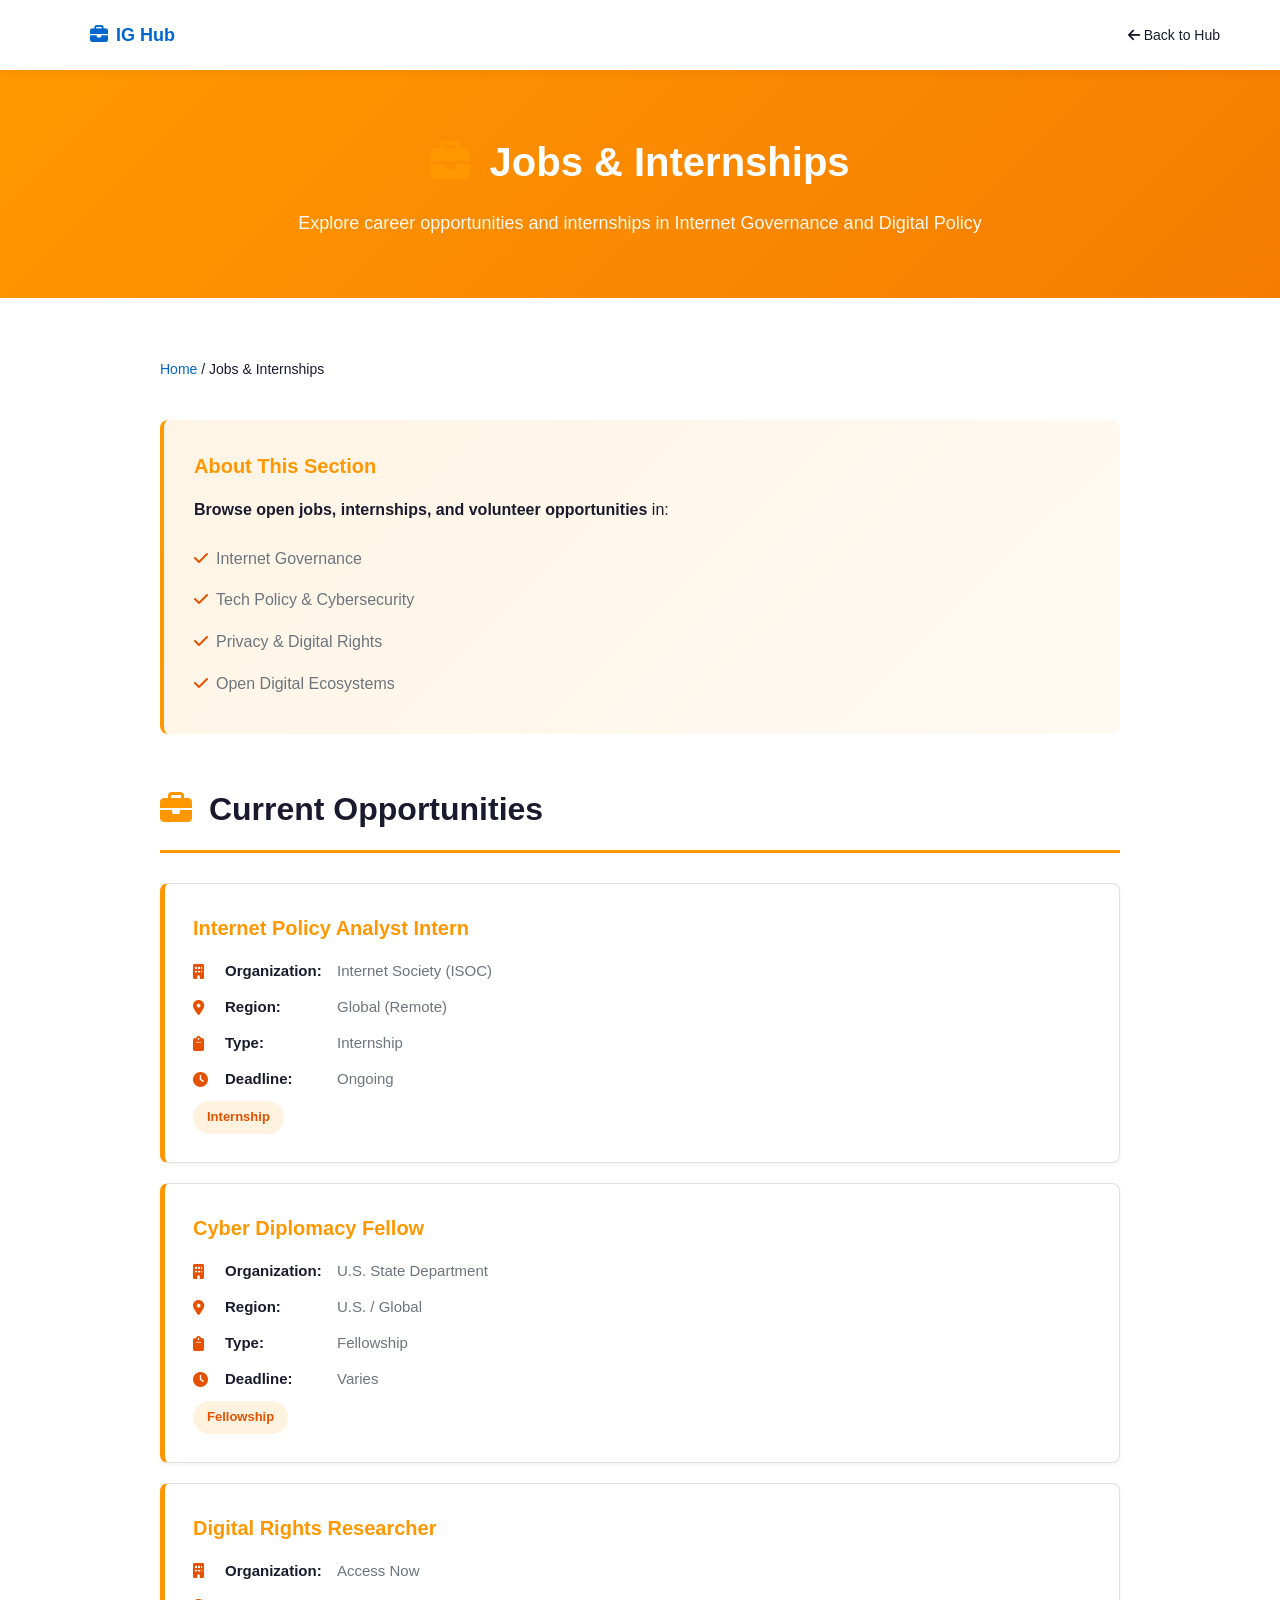
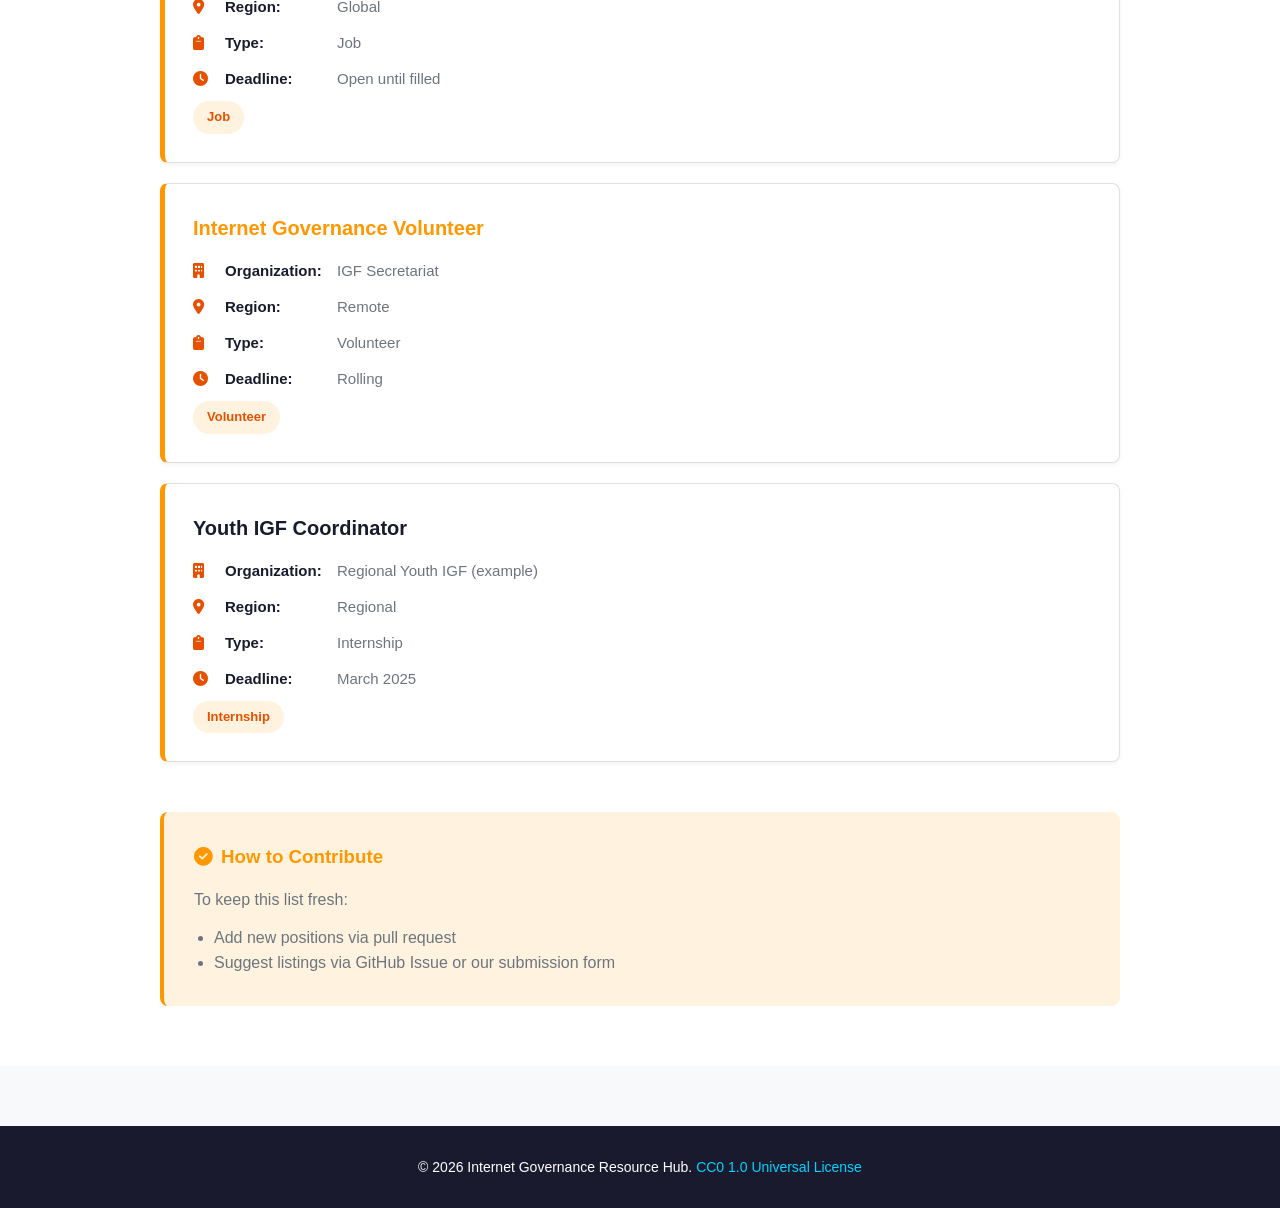
<file: jobs-internships/jobs-internships.html>
<!DOCTYPE html>
<html lang="en">
<head>
    <meta charset="UTF-8">
    <meta name="viewport" content="width=device-width, initial-scale=1.0">
    <title>Jobs & Internships - IG Hub</title>
    <link rel="stylesheet" href="https://cdnjs.cloudflare.com/ajax/libs/font-awesome/6.4.0/css/all.min.css">
    <style>
        * {margin: 0;padding: 0;box-sizing: border-box;}:root {--primary: #0066cc;--primary-dark: #0052a3;--primary-light: #e6f0ff;--secondary: #ff9800;--accent: #00d4ff;--dark: #1a1a2e;--light: #f8f9fa;--gray: #6c757d;--white: #ffffff;}body {font-family: 'Segoe UI', Tahoma, Geneva, Verdana, sans-serif;line-height: 1.6;color: var(--dark);background: var(--light);}nav {background: var(--white);box-shadow: 0 2px 10px rgba(0, 0, 0, 0.05);position: sticky;top: 0;z-index: 100;}nav .container {max-width: 1200px;margin: 0 auto;padding: 0 20px;display: flex;justify-content: space-between;align-items: center;height: 70px;}.logo {font-size: 18px;font-weight: 700;color: var(--primary);text-decoration: none;display: flex;align-items: center;gap: 8px;}nav a {color: var(--dark);text-decoration: none;margin-left: 30px;transition: color 0.3s;font-size: 14px;font-weight: 500;}nav a:hover {color: var(--primary);}.container {max-width: 1000px;margin: 0 auto;padding: 0 20px;}header {background: linear-gradient(135deg, #ff9800 0%, #f57c00 100%);color: var(--white);padding: 60px 20px;text-align: center;}header h1 {font-size: 40px;margin-bottom: 15px;font-weight: 700;}header p {font-size: 18px;opacity: 0.95;line-height: 1.6;}main {padding: 60px 20px;background: var(--white);min-height: calc(100vh - 70px - 200px);}.breadcrumb {margin-bottom: 40px;font-size: 14px;}.breadcrumb a {color: var(--primary);text-decoration: none;}.breadcrumb a:hover {text-decoration: underline;}h2 {font-size: 32px;margin: 50px 0 30px;color: var(--dark);border-bottom: 3px solid #ff9800;padding-bottom: 15px;font-weight: 700;}h2:first-child {margin-top: 0;}.intro-section {background: linear-gradient(135deg, rgba(255, 152, 0, 0.1) 0%, rgba(255, 152, 0, 0.05) 100%);padding: 30px;border-radius: 8px;margin-bottom: 40px;border-left: 4px solid #ff9800;}.intro-section h3 {color: #ff9800;margin-bottom: 15px;font-size: 20px;}.job-card {background: var(--white);border: 1px solid #e0e0e0;border-radius: 8px;padding: 28px;margin: 20px 0;transition: all 0.3s;border-left: 5px solid #ff9800;box-shadow: 0 2px 4px rgba(0, 0, 0, 0.05);}.job-card:hover {box-shadow: 0 8px 20px rgba(0, 0, 0, 0.12);transform: translateY(-2px);}.job-title {font-size: 20px;font-weight: 700;margin-bottom: 15px;color: var(--dark);}.job-title a {color: #ff9800;text-decoration: none;transition: color 0.3s;}.job-title a:hover {color: #f57c00;}.job-details {display: grid;gap: 12px;font-size: 15px;}.detail-item {display: flex;align-items: center;gap: 12px;}.detail-label {font-weight: 600;color: var(--dark);min-width: 100px;}.detail-text {color: var(--gray);flex: 1;}.type-badge {display: inline-block;padding: 6px 14px;background: #fff3e0;color: #e65100;border-radius: 20px;font-size: 13px;font-weight: 600;margin-top: 10px;}footer {background: var(--dark);color: var(--white);text-align: center;padding: 30px 20px;font-size: 14px;margin-top: 60px;}footer a {color: var(--accent);text-decoration: none;}@media (max-width: 768px) {header h1 {font-size: 28px;}h2 {font-size: 24px;}.job-card {padding: 20px;}}</style>
</head>
<body>
    <nav>
        <div class="container" style="max-width: 1200px;">
            <a href="../index.html" class="logo"><i class="fas fa-briefcase"></i> IG Hub</a>
            <a href="../index.html"><i class="fas fa-arrow-left" aria-hidden="true"></i> Back to Hub</a>
        </div>
    </nav>

    <header>
        <div class="container">
            <h1><i class="fas fa-briefcase" aria-hidden="true" style="margin-right:8px;color:#ff9800"></i> Jobs & Internships</h1>
            <p>Explore career opportunities and internships in Internet Governance and Digital Policy</p>
        </div>
    </header>

    <main>
        <div class="container">
            <div class="breadcrumb">
                <a href="../index.html">Home</a> / Jobs & Internships
            </div>

            <div class="intro-section">
                <h3>About This Section</h3>
                <p style="margin-bottom: 15px;"><strong>Browse open jobs, internships, and volunteer opportunities</strong> in:</p>
                <ul style="list-style: none; margin-left: 0; color: var(--gray);">
                    <li style="padding: 8px 0;"><i class="fas fa-check" style="color:#e65100;margin-right:8px;"></i>Internet Governance</li>
                    <li style="padding: 8px 0;"><i class="fas fa-check" style="color:#e65100;margin-right:8px;"></i>Tech Policy & Cybersecurity</li>
                    <li style="padding: 8px 0;"><i class="fas fa-check" style="color:#e65100;margin-right:8px;"></i>Privacy & Digital Rights</li>
                    <li style="padding: 8px 0;"><i class="fas fa-check" style="color:#e65100;margin-right:8px;"></i>Open Digital Ecosystems</li>
                </ul>
            </div>

            <h2><i class="fas fa-briefcase" aria-hidden="true" style="margin-right:8px;color:#ff9800"></i> Current Opportunities</h2>

            <div class="job-card">
                <div class="job-title"><a href="https://careers.internetsociety.org/" target="_blank">Internet Policy Analyst Intern</a></div>
                <div class="job-details">
                    <div class="detail-item">
                        <i class="fas fa-building" style="min-width:20px;color:#e65100" aria-hidden="true"></i>
                        <span class="detail-label">Organization:</span>
                        <span class="detail-text">Internet Society (ISOC)</span>
                    </div>
                    <div class="detail-item">
                        <i class="fas fa-map-marker-alt" style="min-width:20px;color:#e65100" aria-hidden="true"></i>
                        <span class="detail-label">Region:</span>
                        <span class="detail-text">Global (Remote)</span>
                    </div>
                    <div class="detail-item">
                        <i class="fas fa-clipboard" style="min-width:20px;color:#e65100" aria-hidden="true"></i>
                        <span class="detail-label">Type:</span>
                        <span class="detail-text">Internship</span>
                    </div>
                    <div class="detail-item">
                        <i class="fas fa-clock" style="min-width:20px;color:#e65100" aria-hidden="true"></i>
                        <span class="detail-label">Deadline:</span>
                        <span class="detail-text">Ongoing</span>
                    </div>
                </div>
                <span class="type-badge">Internship</span>
            </div>

            <div class="job-card">
                <div class="job-title"><a href="https://www.state.gov/" target="_blank">Cyber Diplomacy Fellow</a></div>
                <div class="job-details">
                    <div class="detail-item">
                        <i class="fas fa-building" style="min-width:20px;color:#e65100" aria-hidden="true"></i>
                        <span class="detail-label">Organization:</span>
                        <span class="detail-text">U.S. State Department</span>
                    </div>
                    <div class="detail-item">
                        <i class="fas fa-map-marker-alt" style="min-width:20px;color:#e65100" aria-hidden="true"></i>
                        <span class="detail-label">Region:</span>
                        <span class="detail-text">U.S. / Global</span>
                    </div>
                    <div class="detail-item">
                        <i class="fas fa-clipboard" style="min-width:20px;color:#e65100" aria-hidden="true"></i>
                        <span class="detail-label">Type:</span>
                        <span class="detail-text">Fellowship</span>
                    </div>
                    <div class="detail-item">
                        <i class="fas fa-clock" style="min-width:20px;color:#e65100" aria-hidden="true"></i>
                        <span class="detail-label">Deadline:</span>
                        <span class="detail-text">Varies</span>
                    </div>
                </div>
                <span class="type-badge">Fellowship</span>
            </div>

            <div class="job-card">
                <div class="job-title"><a href="https://www.accessnow.org/jobs/" target="_blank">Digital Rights Researcher</a></div>
                <div class="job-details">
                    <div class="detail-item">
                        <i class="fas fa-building" style="min-width:20px;color:#e65100" aria-hidden="true"></i>
                        <span class="detail-label">Organization:</span>
                        <span class="detail-text">Access Now</span>
                    </div>
                    <div class="detail-item">
                        <i class="fas fa-map-marker-alt" style="min-width:20px;color:#e65100" aria-hidden="true"></i>
                        <span class="detail-label">Region:</span>
                        <span class="detail-text">Global</span>
                    </div>
                    <div class="detail-item">
                        <i class="fas fa-clipboard" style="min-width:20px;color:#e65100" aria-hidden="true"></i>
                        <span class="detail-label">Type:</span>
                        <span class="detail-text">Job</span>
                    </div>
                    <div class="detail-item">
                        <i class="fas fa-clock" style="min-width:20px;color:#e65100" aria-hidden="true"></i>
                        <span class="detail-label">Deadline:</span>
                        <span class="detail-text">Open until filled</span>
                    </div>
                </div>
                <span class="type-badge">Job</span>
            </div>

            <div class="job-card">
                <div class="job-title"><a href="https://www.intgovforum.org/" target="_blank">Internet Governance Volunteer</a></div>
                <div class="job-details">
                    <div class="detail-item">
                        <i class="fas fa-building" style="min-width:20px;color:#e65100" aria-hidden="true"></i>
                        <span class="detail-label">Organization:</span>
                        <span class="detail-text">IGF Secretariat</span>
                    </div>
                    <div class="detail-item">
                        <i class="fas fa-map-marker-alt" style="min-width:20px;color:#e65100" aria-hidden="true"></i>
                        <span class="detail-label">Region:</span>
                        <span class="detail-text">Remote</span>
                    </div>
                    <div class="detail-item">
                        <i class="fas fa-clipboard" style="min-width:20px;color:#e65100" aria-hidden="true"></i>
                        <span class="detail-label">Type:</span>
                        <span class="detail-text">Volunteer</span>
                    </div>
                    <div class="detail-item">
                        <i class="fas fa-clock" style="min-width:20px;color:#e65100" aria-hidden="true"></i>
                        <span class="detail-label">Deadline:</span>
                        <span class="detail-text">Rolling</span>
                    </div>
                </div>
                <span class="type-badge">Volunteer</span>
            </div>

            <div class="job-card">
                <div class="job-title">Youth IGF Coordinator</div>
                <div class="job-details">
                    <div class="detail-item">
                        <i class="fas fa-building" style="min-width:20px;color:#e65100" aria-hidden="true"></i>
                        <span class="detail-label">Organization:</span>
                        <span class="detail-text">Regional Youth IGF (example)</span>
                    </div>
                    <div class="detail-item">
                        <i class="fas fa-map-marker-alt" style="min-width:20px;color:#e65100" aria-hidden="true"></i>
                        <span class="detail-label">Region:</span>
                        <span class="detail-text">Regional</span>
                    </div>
                    <div class="detail-item">
                        <i class="fas fa-clipboard" style="min-width:20px;color:#e65100" aria-hidden="true"></i>
                        <span class="detail-label">Type:</span>
                        <span class="detail-text">Internship</span>
                    </div>
                    <div class="detail-item">
                        <i class="fas fa-clock" style="min-width:20px;color:#e65100" aria-hidden="true"></i>
                        <span class="detail-label">Deadline:</span>
                        <span class="detail-text">March 2025</span>
                    </div>
                </div>
                <span class="type-badge">Internship</span>
            </div>

            <div style="background: #fff3e0; padding: 30px; border-radius: 8px; margin-top: 50px; border-left: 4px solid #ff9800;">
                <h3 style="color: #ff9800; margin-bottom: 15px;"><i class="fas fa-check-circle" style="color:#ff9800;margin-right:8px" aria-hidden="true"></i>How to Contribute</h3>
                <p style="color: var(--gray); margin-bottom: 12px;">To keep this list fresh:</p>
                <ul style="margin-left: 20px; color: var(--gray);">
                    <li>Add new positions via pull request</li>
                    <li>Suggest listings via GitHub Issue or our submission form</li>
                </ul>
            </div>

        </div>
    </main>

    <footer>
        <p>&copy; 2026 Internet Governance Resource Hub. <a href="../LICENSE">CC0 1.0 Universal License</a></p>
    </footer>
</body>
</html>
</file>
<file: css/styles.css>
/* 
   Internet Governance Resource Hub - Main Styles
   Version: 1.0.0
*/

/* Reset & Base Styles */
* {
    margin: 0;
    padding: 0;
    box-sizing: border-box;
}

:root {
    --primary: #0066cc;
    --primary-dark: #0052a3;
    --primary-light: #e6f0ff;
    --secondary: #ff6b35;
    --accent: #00d4ff;
    --dark: #1a1a2e;
    --light: #f8f9fa;
    --gray: #6c757d;
    --white: #ffffff;
    --bg: #0F0F1E;
    --text: #e8eaed;
    --radius: 12px;
    --max-width: 1200px;
    --fw-regular: 400;
    --fw-medium: 500;
    --fw-semibold: 600;
    --transition-fast: 180ms;
}

/* Dark Mode */
[data-theme="dark"] {
    --primary: #4a90e2;
    --primary-dark: #357abd;
    --primary-light: #1a2a4a;
    --secondary: #ff8a50;
    --accent: #00e5ff;
    --dark: #e8eaed;
    --light: #121212;
    --gray: #b0b0b0;
    --white: #ffffff;
    --bg: #0F0F1E;
    --text: #e8eaed;
}

html { font-size: 16px; }

body {
    font-family: -apple-system, BlinkMacSystemFont, 'Segoe UI', Roboto, 'Helvetica Neue', Arial, system-ui, sans-serif;
    line-height: 1.65;
    color: var(--text);
    background: var(--bg);
    -webkit-font-smoothing: antialiased;
    -moz-osx-font-smoothing: grayscale;
    font-weight: var(--fw-regular);
}

/* Navigation */
nav {
    background: rgba(255,255,255,0.6);
    backdrop-filter: blur(6px);
    box-shadow: 0 6px 20px rgba(18,24,40,0.06);
    position: sticky;
    top: 0;
    z-index: 100;
}

nav .container {
    max-width: var(--max-width);
    margin: 0 auto;
    padding: 0 20px;
    display: flex;
    justify-content: space-between;
    align-items: center;
    height: 64px;
}

.logo {
    font-size: 18px;
    font-weight: 700;
    color: var(--primary);
    text-decoration: none;
    display: flex;
    align-items: center;
    gap: 10px;
    letter-spacing: -0.01em;
}

.logo:hover {
    color: var(--primary-dark);
}

nav a {
    color: var(--text);
    text-decoration: none;
    margin: 0 14px;
    transition: color var(--transition-fast) ease, transform var(--transition-fast) ease;
    font-size: 14px;
    font-weight: var(--fw-medium);
}

nav a:hover {
    color: var(--primary);
}

.nav-links {
    display: flex;
    gap: 14px;
    align-items: center;
}

.cta-button {
    background: linear-gradient(135deg, var(--primary), #004ba0);
    color: var(--white);
    padding: 12px 28px;
    border-radius: 8px;
    text-decoration: none;
    transition: all 240ms cubic-bezier(0.4, 0, 0.2, 1);
    border: none;
    cursor: pointer;
    font-size: 15px;
    font-weight: var(--fw-semibold);
    box-shadow: 0 8px 24px rgba(2,54,119,0.16);
    position: relative;
    overflow: hidden;
}

.cta-button::before {
    content: '';
    position: absolute;
    top: 0;
    left: -100%;
    width: 100%;
    height: 100%;
    background: rgba(255,255,255,0.15);
    transition: left 300ms ease;
}

.cta-button:hover::before {
    left: 100%;
}

.cta-button:hover {
    transform: translateY(-4px);
    box-shadow: 0 16px 40px rgba(2,54,119,0.2);
    background: linear-gradient(135deg, #004ba0, var(--primary-dark));
}

.cta-button.secondary {
    background: transparent;
    border: 2px solid var(--primary);
    color: var(--primary);
}

.cta-button.secondary:hover {
    background: var(--primary-light);
}

/* Theme Toggle Button */
.theme-toggle {
    background: transparent;
    border: 2px solid rgba(0,0,0,0.06);
    color: var(--text);
    padding: 8px 12px;
    border-radius: 8px;
    cursor: pointer;
    font-size: 18px;
    transition: all var(--transition-fast) ease;
    display: flex;
    align-items: center;
    justify-content: center;
    width: 40px;
    height: 40px;
    margin: 0 6px;
}

.theme-toggle:hover {
    background: var(--primary);
    color: var(--white);
    transform: rotate(180deg);
}

.theme-toggle i {
    transition: transform 0.6s ease;
}

.cta-button.secondary:hover {
    background: var(--primary-light);
}

/* Hero Section */
.hero {
    background: linear-gradient(135deg, #0052a3 0%, #0066cc 40%, #003d99 100%);
    color: var(--white);
    padding: 110px 20px;
    text-align: center;
    position: relative;
    overflow: hidden;
}

.hero::after {
    content: '';
    position: absolute;
    inset: 0;
    background: rgba(0,0,0,0.3);
    pointer-events: none;
}

.hero::before {
    content: '';
    position: absolute;
    top: -50%;
    right: -10%;
    width: 600px;
    height: 600px;
    background: radial-gradient(circle, rgba(255,255,255,0.1) 0%, transparent 70%);
    border-radius: 50%;
    pointer-events: none;
}

.hero .container {
    max-width: 900px;
    margin: 0 auto;
    position: relative;
    z-index: 1;
}

.hero h1 {
    font-size: 52px;
    margin-bottom: 18px;
    font-weight: 700;
    line-height: 1.08;
    letter-spacing: -0.025em;
}

.hero p {
    font-size: 20px;
    margin-bottom: 35px;
    opacity: 0.95;
    line-height: 1.5;
}

.hero-buttons {
    display: flex;
    gap: 15px;
    justify-content: center;
    flex-wrap: wrap;
}

.hero .cta-button {
    padding: 14px 32px;
    font-size: 16px;
}

.hero .cta-button.secondary {
    background: transparent;
    border: 2px solid var(--white);
    color: var(--white);
}

.hero .cta-button.secondary:hover {
    background: rgba(255, 255, 255, 0.15);
    border-color: var(--white);
}

/* Main Container */
.container {
    max-width: var(--max-width);
    margin: 0 auto;
    padding: 0 20px;
}

/* Section Styles */
section {
    padding: 100px 20px;
    position: relative;
}

section h2 {
    text-align: center;
    font-size: 42px;
    margin-bottom: 20px;
    color: var(--text);
    font-weight: 700;
    letter-spacing: -0.01em;
}

.section-subtitle {
    text-align: center;
    font-size: 17px;
    color: #999;
    margin-bottom: 60px;
    font-weight: 400;
    letter-spacing: 0.3px;
}

/* Cards Grid */
.cards-grid {
    display: grid;
    grid-template-columns: repeat(auto-fit, minmax(300px, 1fr));
    gap: 30px;
    margin-bottom: 40px;
}

.card {
    background: linear-gradient(180deg, rgba(255,255,255,0.99), rgba(250,250,252,0.99));
    border-radius: var(--radius);
    padding: 32px 28px;
    text-align: center;
    transition: all 240ms cubic-bezier(0.4, 0, 0.2, 1);
    box-shadow: 0 8px 28px rgba(16,24,40,0.08);
    border: 1px solid rgba(16,24,40,0.05);
    backdrop-filter: blur(8px);
    position: relative;
}

.card::before {
    content: '';
    position: absolute;
    top: 0;
    left: 0;
    right: 0;
    height: 2px;
    background: linear-gradient(90deg, transparent, var(--primary), transparent);
    opacity: 0;
    transition: opacity 240ms ease;
}

.card:hover {
    transform: translateY(-12px);
    box-shadow: 0 32px 64px rgba(2,54,119,0.16);
    border-color: rgba(0,102,204,0.15);
}

.card:hover::before {
    opacity: 1;
}

.card-image {
    width: 100%;
    height: 160px;
    object-fit: cover;
    border-radius: calc(var(--radius) - 2px);
    margin-bottom: 18px;
}

.card-icon {
    font-size: 40px;
    color: var(--primary);
    width: 68px;
    height: 68px;
    display: flex;
    align-items: center;
    justify-content: center;
    margin: 0 auto 22px;
    background: linear-gradient(135deg, rgba(0,102,204,0.08), rgba(0,102,204,0.04));
    border-radius: 14px;
    transition: all 280ms cubic-bezier(0.4, 0, 0.2, 1);
    box-shadow: 0 4px 12px rgba(0,102,204,0.08);
}

.card:hover .card-icon {
    background: linear-gradient(135deg, rgba(0,102,204,0.12), rgba(0,102,204,0.08));
    transform: scale(1.1);
    box-shadow: 0 8px 20px rgba(0,102,204,0.12);
}

.card h3 {
    font-size: 20px;
    margin-bottom: 12px;
    color: var(--text);
    font-weight: 600;
    transition: color 240ms ease;
}

.card:hover h3 {
    color: var(--primary);
}

.card p {
    color: #666;
    font-size: 15px;
    margin-bottom: 20px;
    line-height: 1.7;
}

.card a {
    display: inline-block;
    color: var(--primary);
    text-decoration: none;
    font-weight: 600;
    transition: all 0.3s;
    border-bottom: 2px solid transparent;
}

.card a:hover {
    border-bottom-color: var(--primary);
    color: var(--primary-dark);
}

/* Alternating Section Backgrounds */
.section-alt {
    background: var(--light);
}

/* Features Section */
.features {
    display: grid;
    grid-template-columns: repeat(auto-fit, minmax(320px, 1fr));
    gap: 30px;
    align-items: start;
    margin: 56px 0;
}

.feature-content {
    background: rgba(255, 255, 255, 0.78);
    border: 1px solid rgba(255, 255, 255, 0.5);
    border-radius: 18px;
    box-shadow: 0 18px 35px rgba(0, 0, 0, 0.12);
    backdrop-filter: blur(12px);
    padding: 28px;
    transition: transform 0.3s ease, box-shadow 0.3s ease;
}

.feature-content:hover {
    transform: translateY(-6px);
    box-shadow: 0 26px 45px rgba(0, 0, 0, 0.16);
}

.feature-content h3 {
    font-size: 30px;
    margin-bottom: 18px;
    color: var(--primary-dark);
    letter-spacing: 0.6px;
}

.feature-content p {
    color: var(--gray);
    margin-bottom: 20px;
    line-height: 1.75;
    font-size: 16px;
}

.feature-list {
    list-style: none;
}

.feature-list li {
    padding: 10px 0;
    display: flex;
    align-items: center;
    gap: 10px;
    color: var(--text);
    font-weight: 600;
    border-bottom: 1px solid rgba(0, 0, 0, 0.06);
    margin-bottom: 6px;
    padding-bottom: 10px;
}

.feature-list li:last-child {
    border-bottom: none;
    margin-bottom: 0;
    padding-bottom: 0;
}

.feature-list li i {
    color: var(--secondary);
    font-size: 18px;
    width: 22px;
    height: 22px;
    display: grid;
    place-items: center;
    background: rgba(76, 175, 80, 0.14);
    border-radius: 50%;
    line-height: 1;
}


/* Stats Section */
.stats {
    display: grid;
    grid-template-columns: repeat(auto-fit, minmax(200px, 1fr));
    gap: 30px;
    text-align: center;
    margin: 60px 0;
}

.stat-item {
    padding: 30px;
}

.stat-number {
    font-size: 40px;
    font-weight: 700;
    color: var(--primary);
    margin-bottom: 10px;
}

.stat-label {
    color: var(--gray);
    font-size: 16px;
    font-weight: 500;
}

/* Youth Section */
.youth-section {
    background: linear-gradient(135deg, #667eea 0%, #764ba2 100%);
    color: var(--white);
    padding: 56px 20px;
    border-radius: var(--radius);
    margin: 56px 0;
    position: relative;
}

.youth-section h3 {
    font-size: 32px;
    margin-bottom: 20px;
}

.youth-section p {
    font-size: 18px;
    margin-bottom: 30px;
    line-height: 1.6;
    opacity: 0.95;
}

/* CTA Section */
.cta-section {
    text-align: center;
    padding: 100px 20px;
    background: linear-gradient(135deg, var(--primary) 0%, var(--primary-dark) 100%);
    color: var(--white);
}

.cta-section h2 {
    color: var(--white);
    margin-bottom: 20px;
}

.cta-section p {
    font-size: 18px;
    margin-bottom: 30px;
    opacity: 0.95;
}

/* Footer */
footer {
    background: linear-gradient(135deg, #030c1a 0%, #051122 100%);
    color: var(--white);
    padding: 70px 20px 40px;
}

[data-theme="dark"] footer {
    background: #0f0f1e;
    color: var(--white);
}

.footer-content {
    max-width: var(--max-width);
    margin: 0 auto;
    display: grid;
    grid-template-columns: repeat(auto-fit, minmax(240px, 1fr));
    gap: 36px;
    margin-bottom: 40px;
}

.footer-section h4 {
    font-size: 16px;
    margin-bottom: 20px;
    font-weight: 700;
    color: var(--white);
}

.footer-section p {
    color: rgba(255, 255, 255, 0.8);
}

.footer-section a {
    display: block;
    color: rgba(255, 255, 255, 0.8);
    text-decoration: none;
    margin-bottom: 12px;
    transition: color 0.3s;
    font-size: 14px;
}

.footer-section a:hover {
    color: var(--accent);
}

.footer-bottom {
    border-top: 1px solid rgba(255, 255, 255, 0.1);
    padding-top: 30px;
    text-align: center;
    color: rgba(255, 255, 255, 0.7);
    font-size: 14px;
}

[data-theme="dark"] .footer-section h4 {
    color: #ffffff;
}

[data-theme="dark"] .footer-section p {
    color: rgba(255, 255, 255, 0.85);
}

[data-theme="dark"] .footer-section a {
    color: rgba(255, 255, 255, 0.85);
}

[data-theme="dark"] .footer-section a:hover {
    color: var(--accent);
}

[data-theme="dark"] .footer-bottom {
    color: rgba(255, 255, 255, 0.8);
    border-top-color: rgba(255, 255, 255, 0.2);
}

/* Responsive Design */
@media (max-width: 768px) {
    .hero h1 {
        font-size: 36px;
    }

    .hero p {
        font-size: 18px;
    }

    .nav-links {
        display: flex;
        gap: 5px;
    }

    .nav-links a:not(.cta-button):not(.theme-toggle) {
        display: none;
    }

    nav {
        background: var(--bg);
        box-shadow: 0 6px 18px rgba(16,24,40,0.04);
    }

    .theme-toggle {
        margin: 0 5px;
    }

    section h2 {
        font-size: 28px;
    }

    .features {
        grid-template-columns: 1fr;
        gap: 30px;
    }

    .cards-grid {
        grid-template-columns: 1fr;
    }

    .feature-content h3 {
        font-size: 22px;
    }
}

/* Smooth Animations */
@keyframes fadeInDown {
    from {
        opacity: 0;
        transform: translateY(-30px);
    }
    to {
        opacity: 1;
        transform: translateY(0);
    }
}

@keyframes fadeInUp {
    from {
        opacity: 0;
        transform: translateY(30px);
    }
    to {
        opacity: 1;
        transform: translateY(0);
    }
}

/* Subtle scroll animations */
@media (prefers-reduced-motion: no-preference) {
    html {
        scroll-behavior: smooth;
    }
}
</file>
